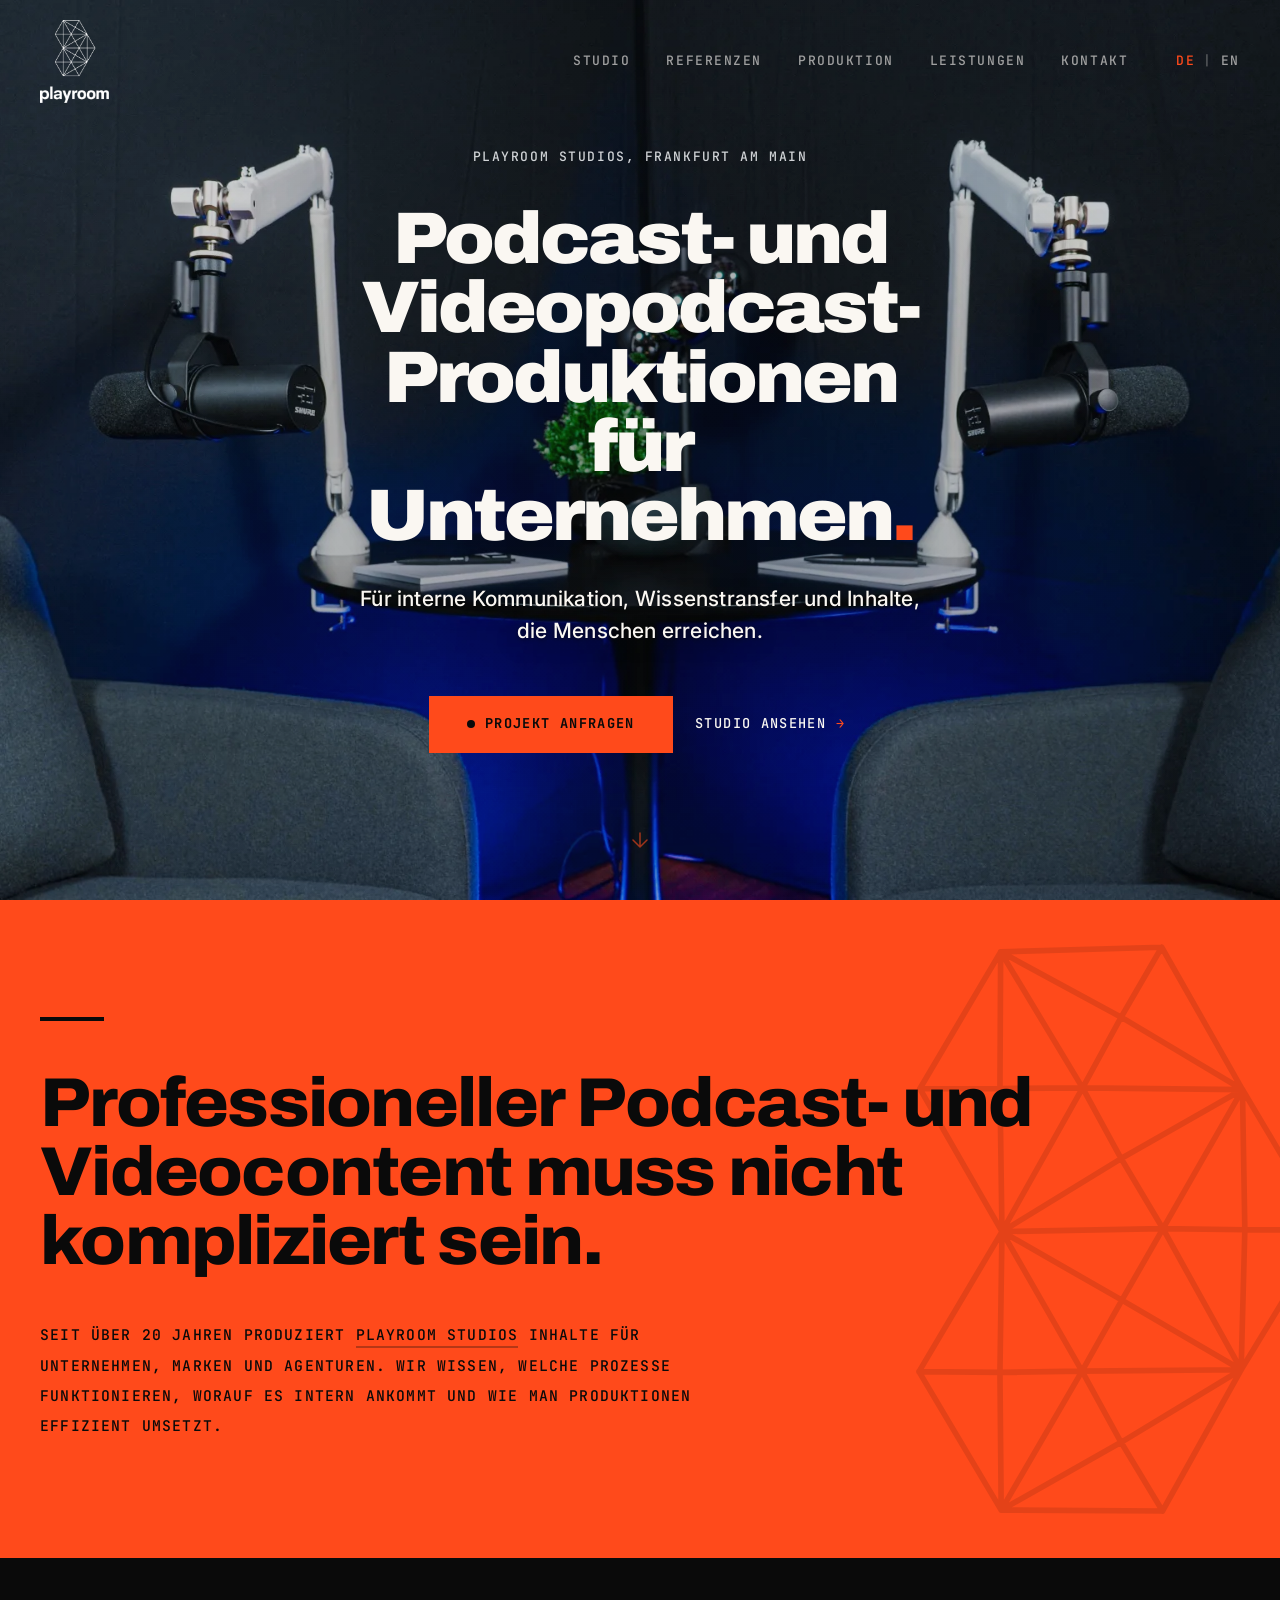
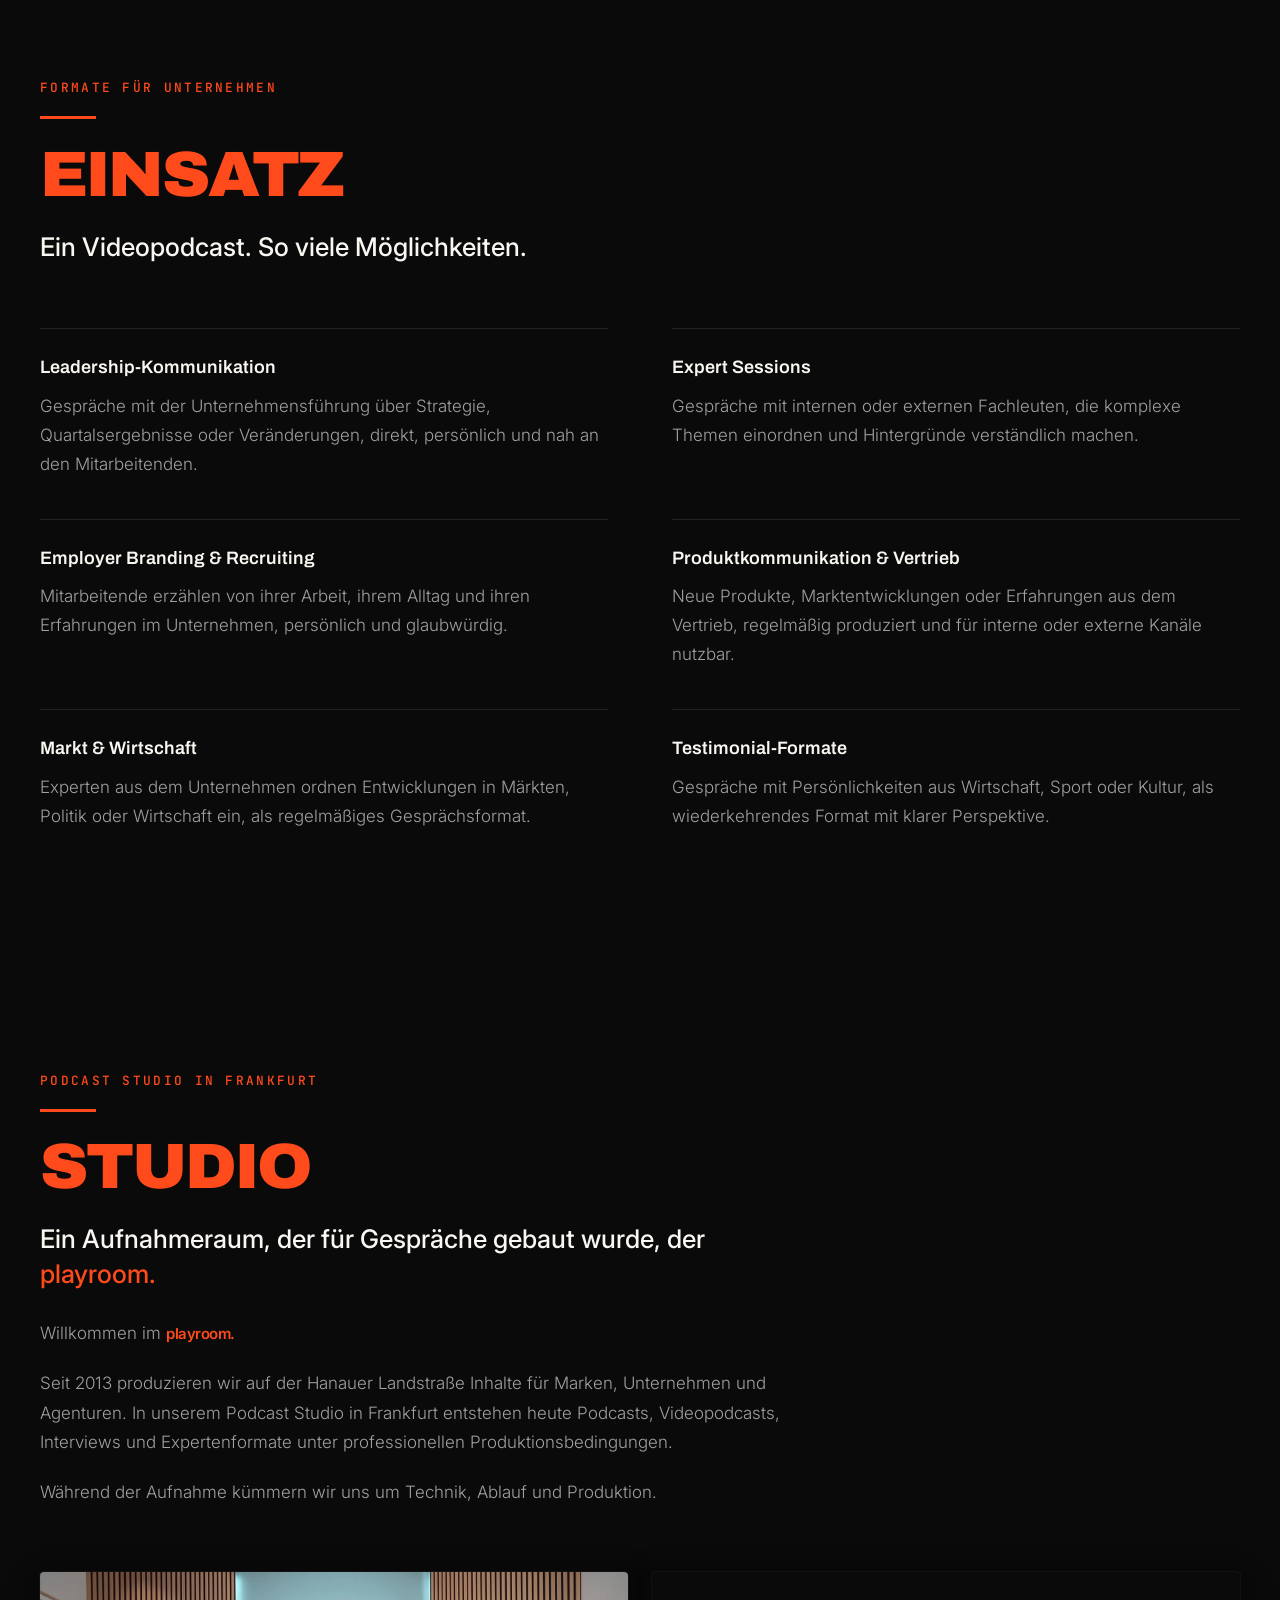
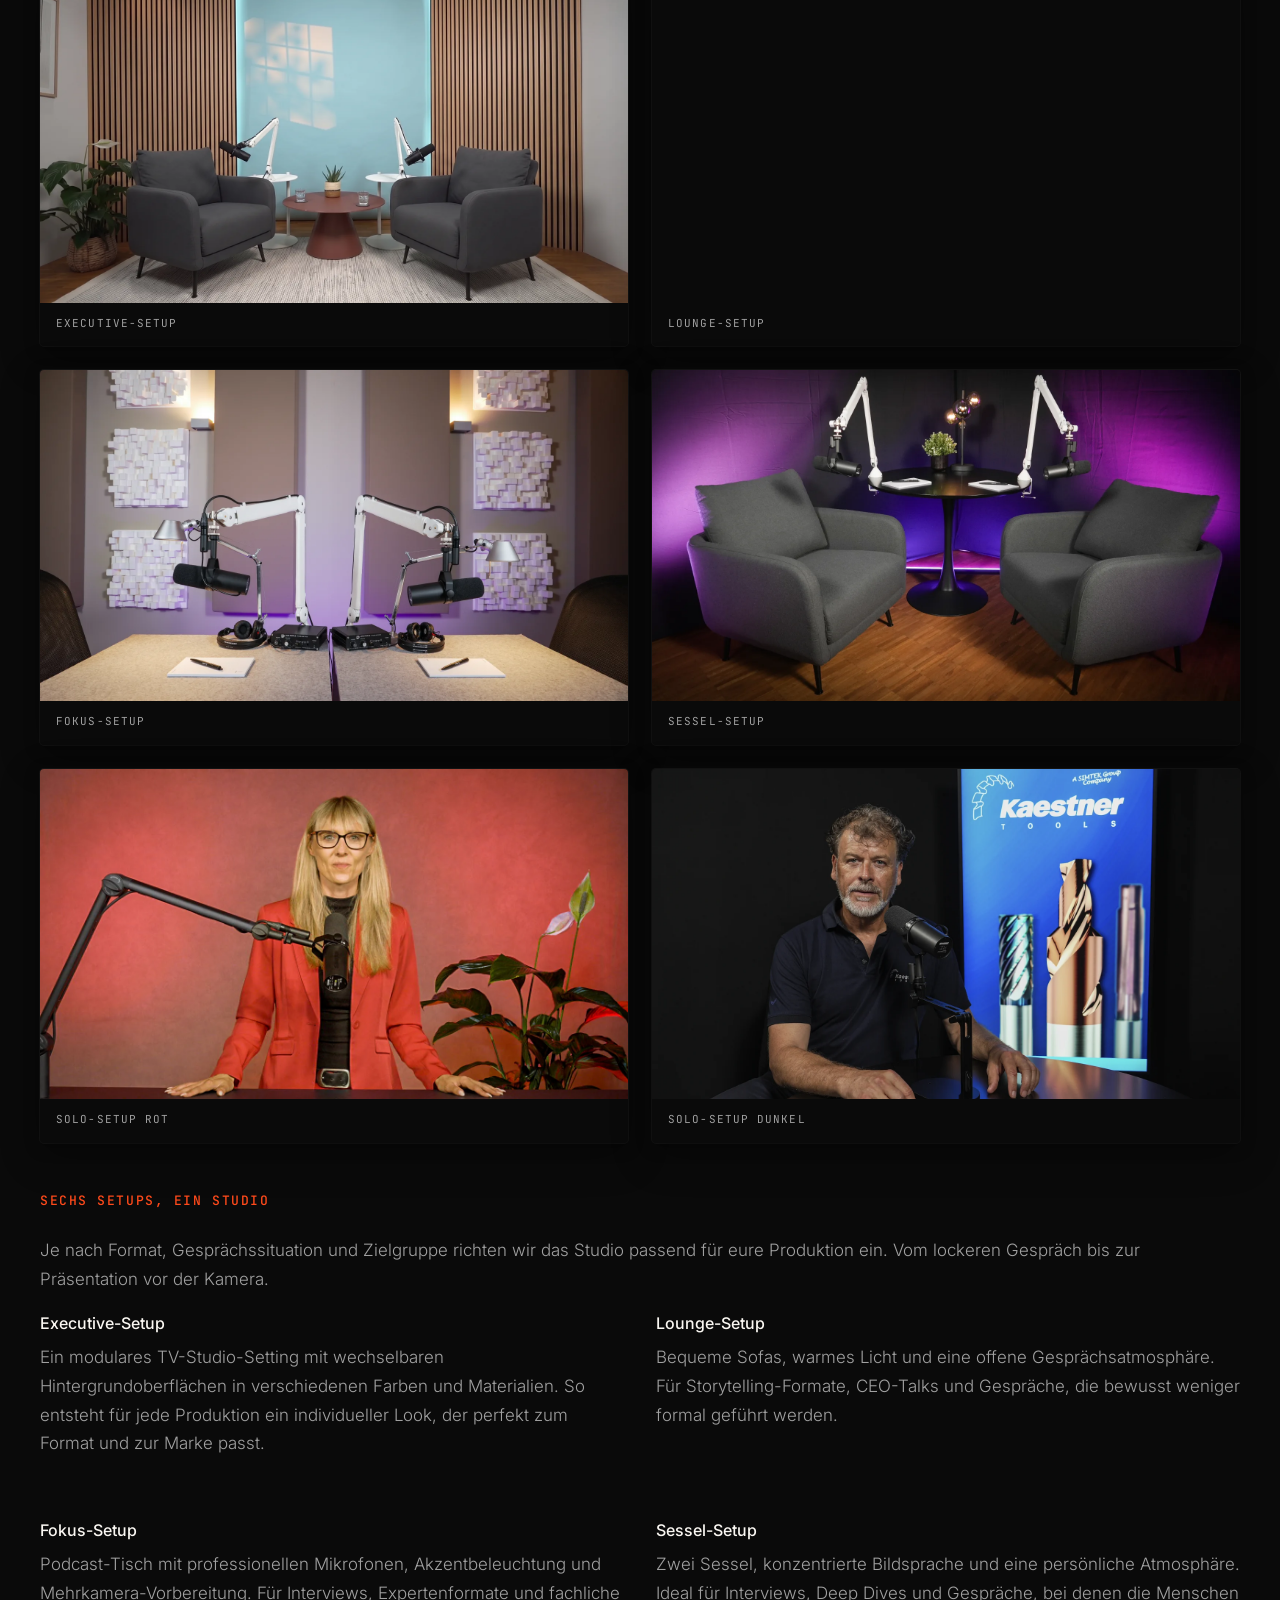
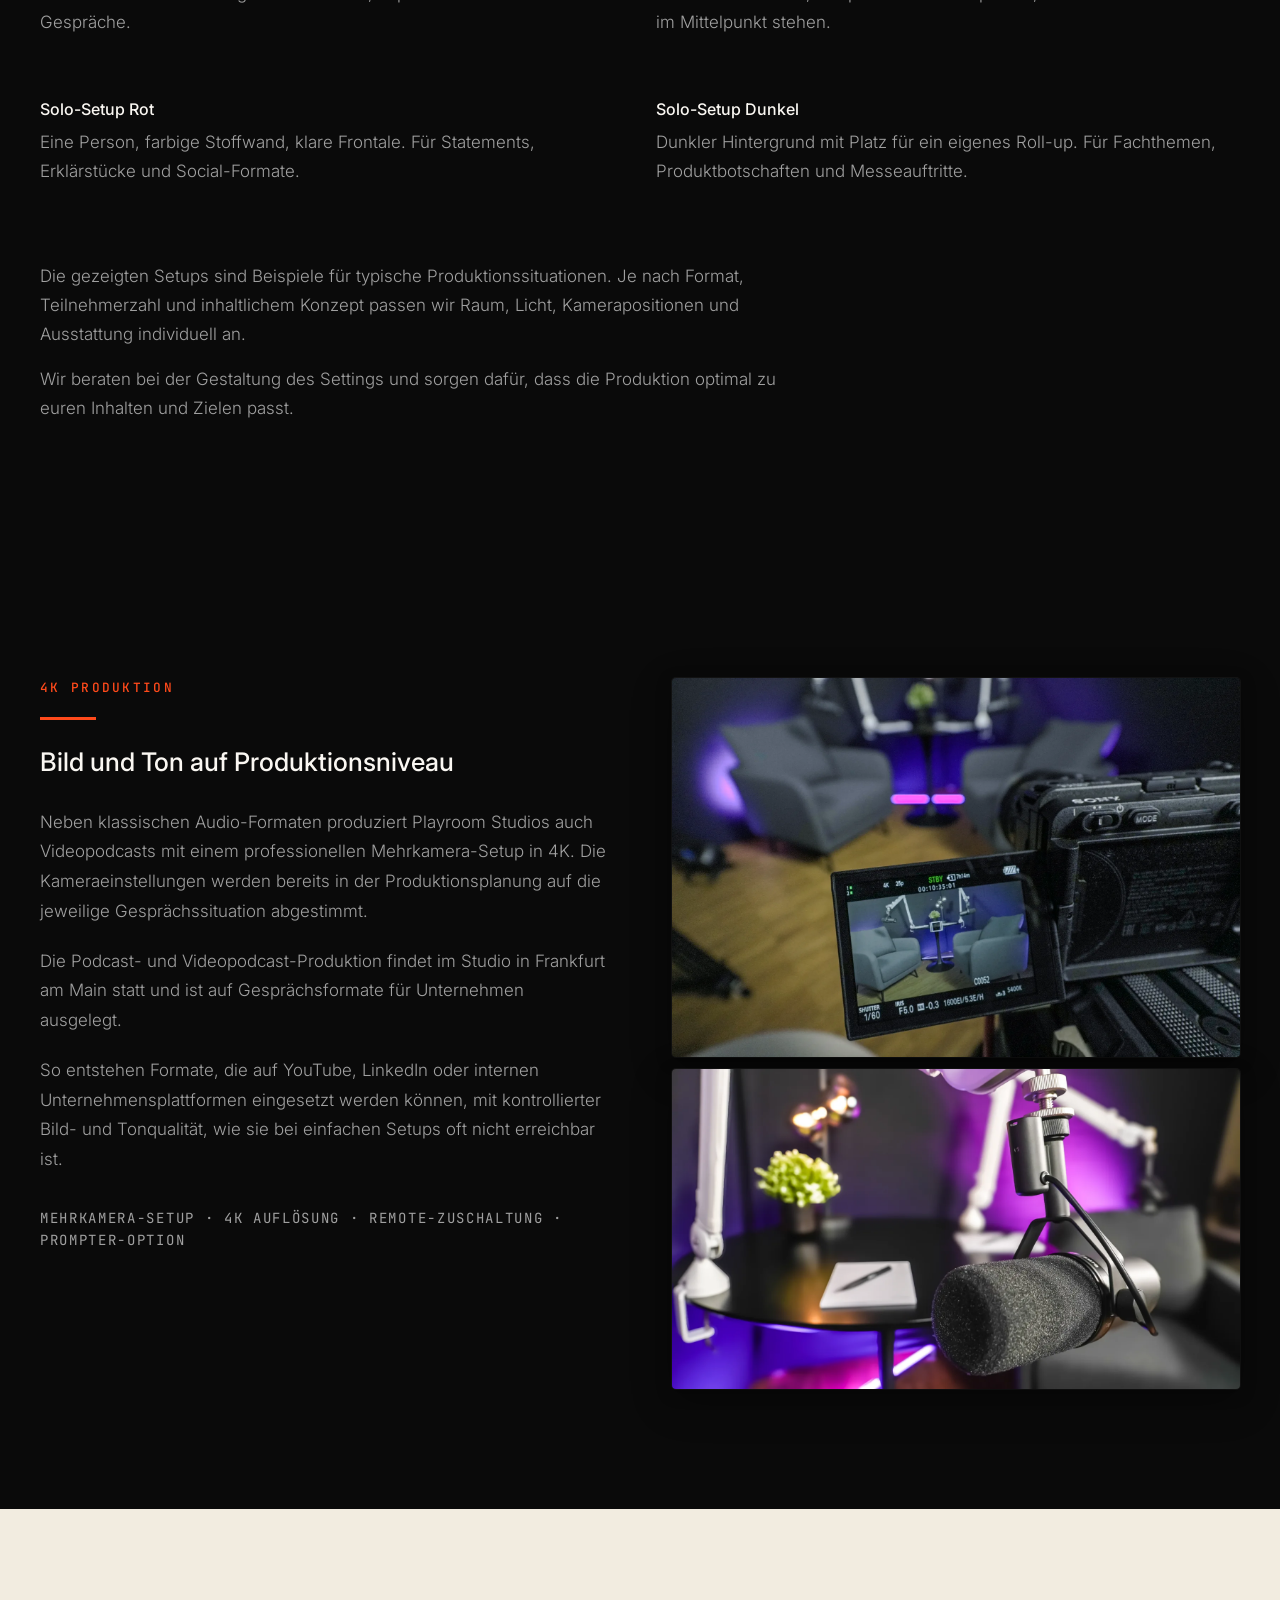
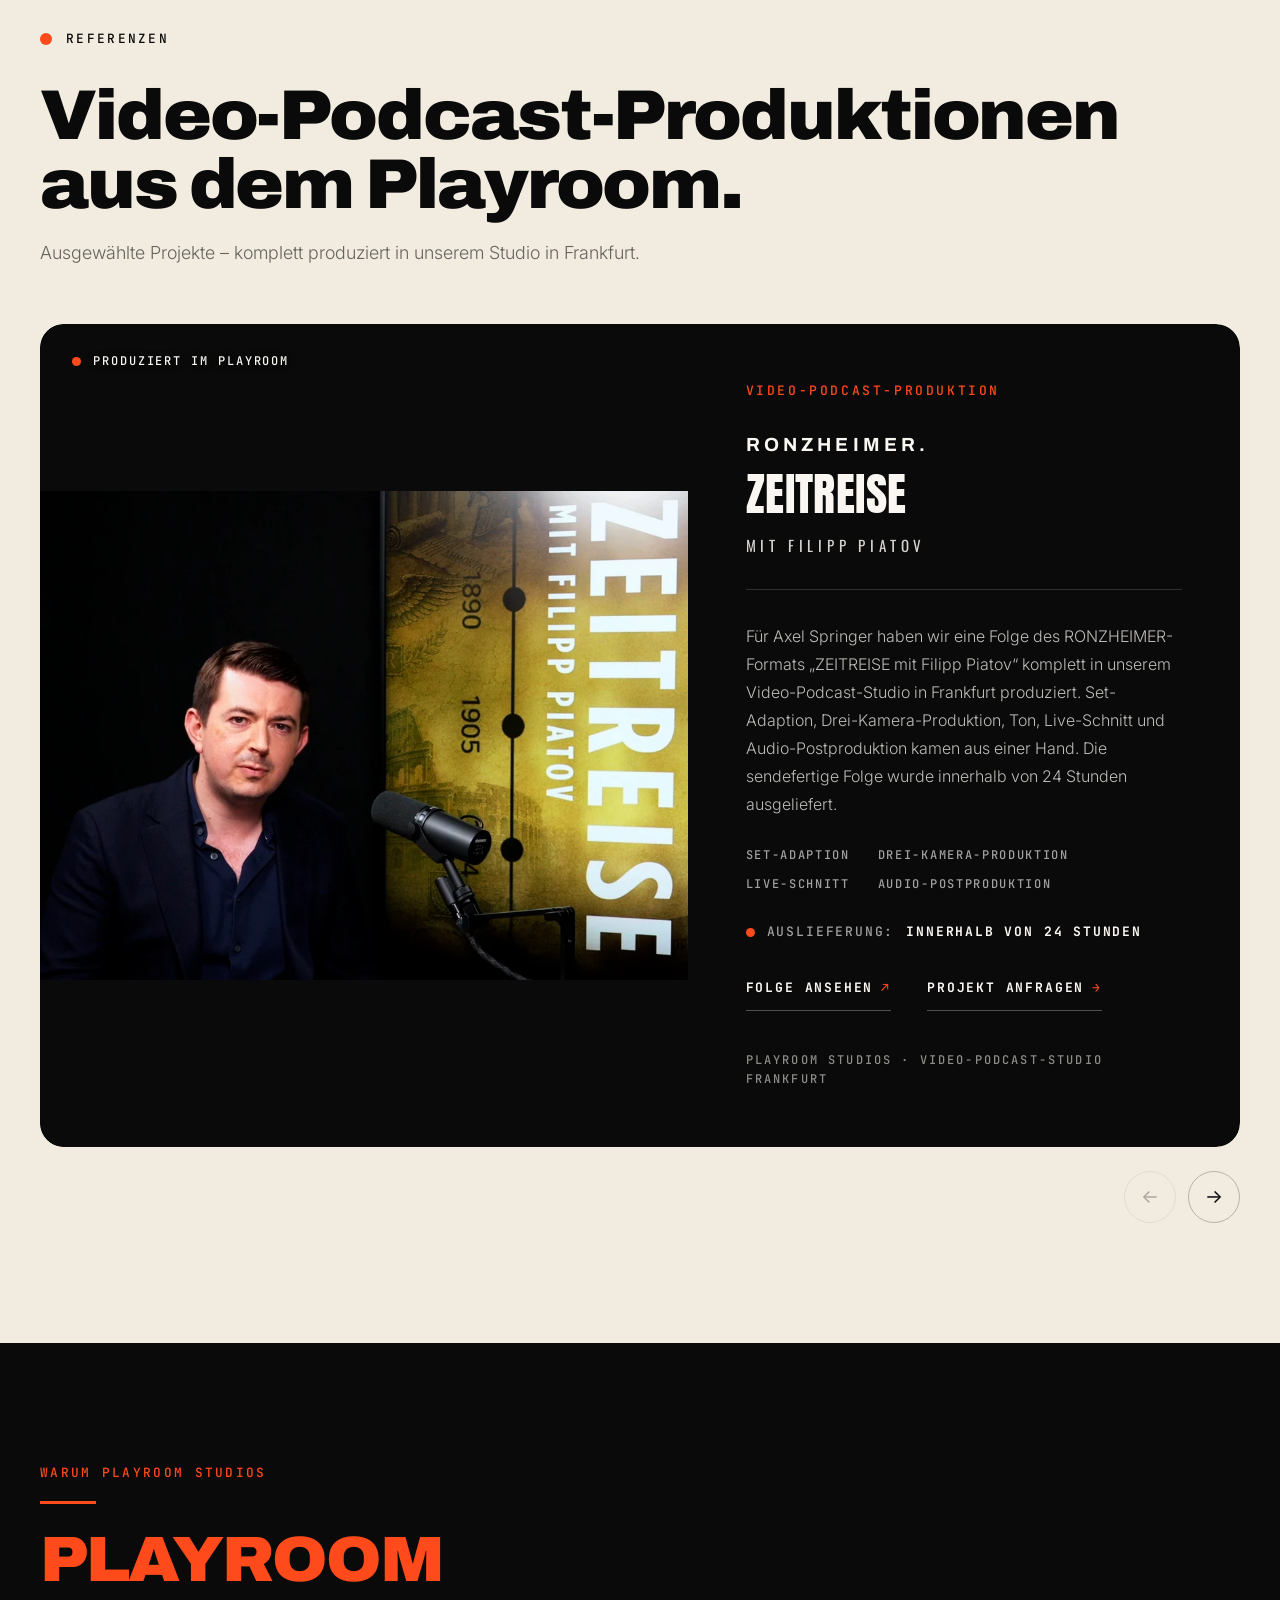
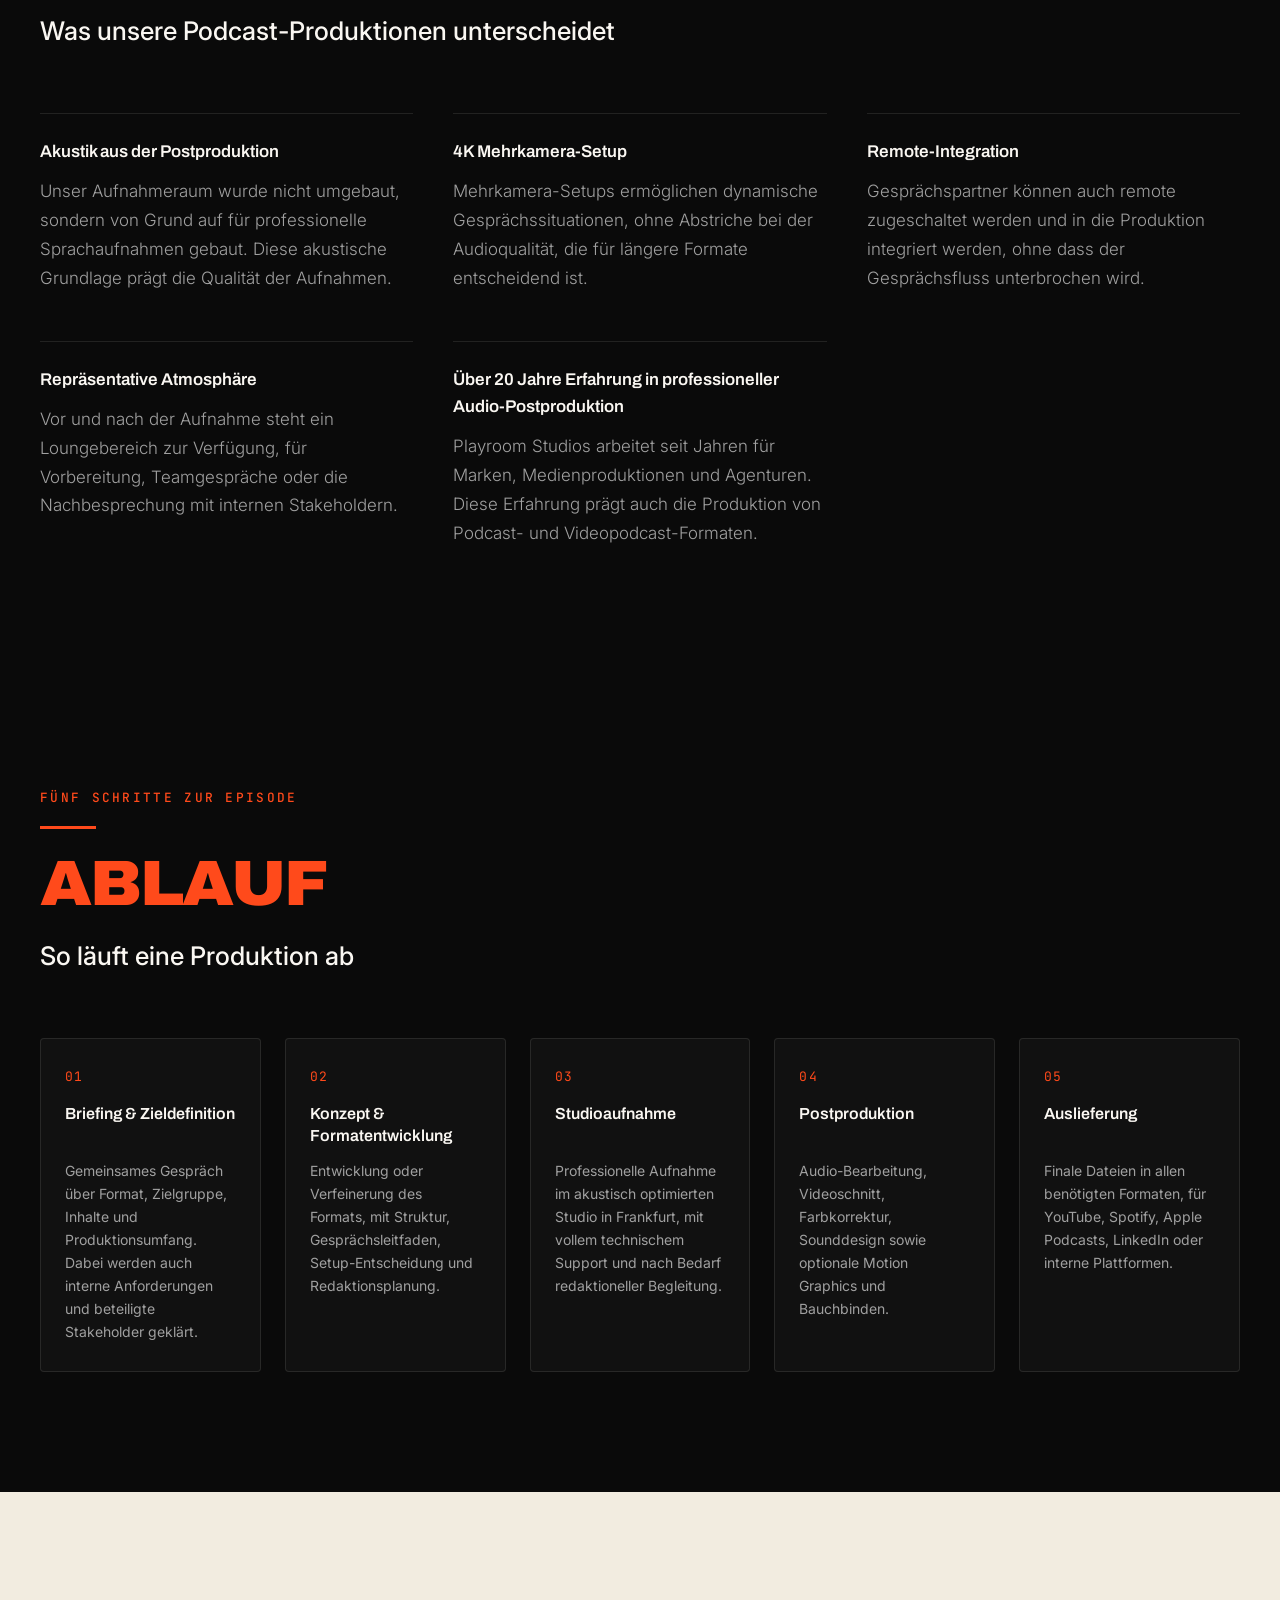
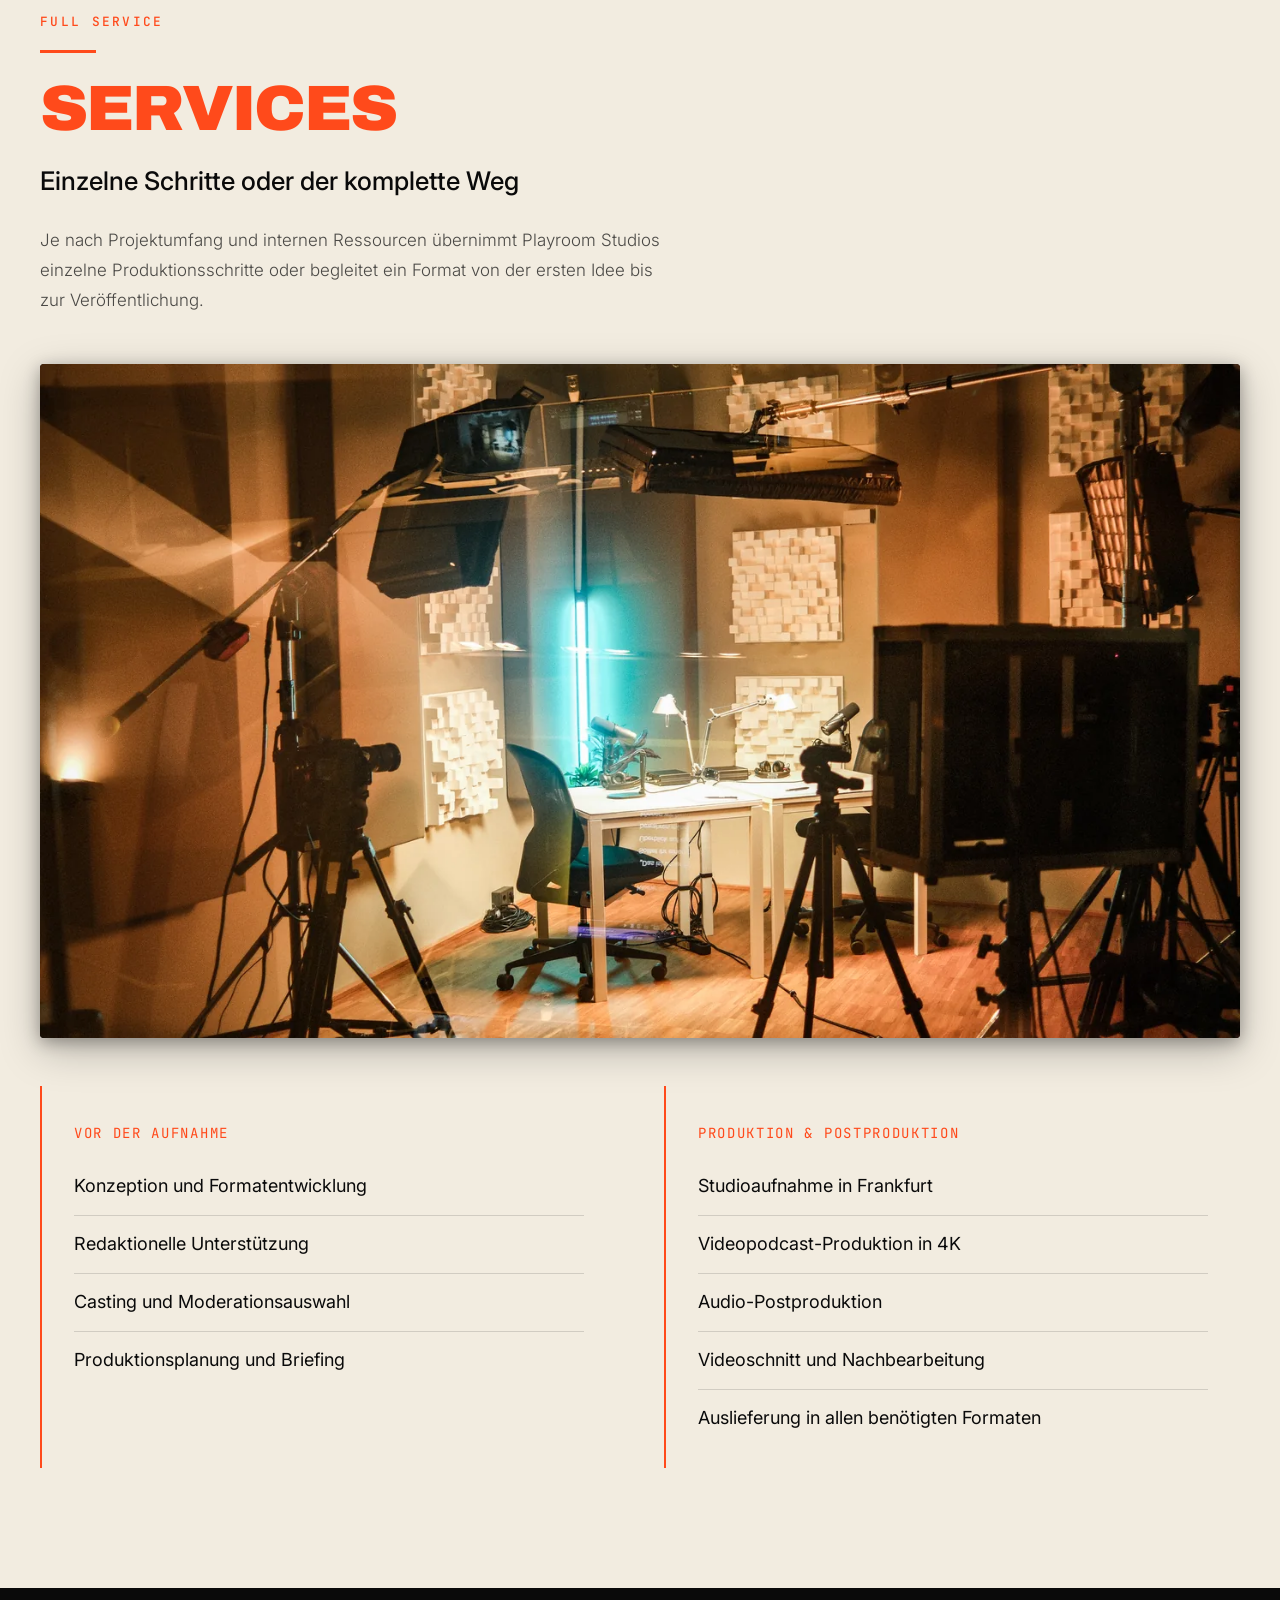
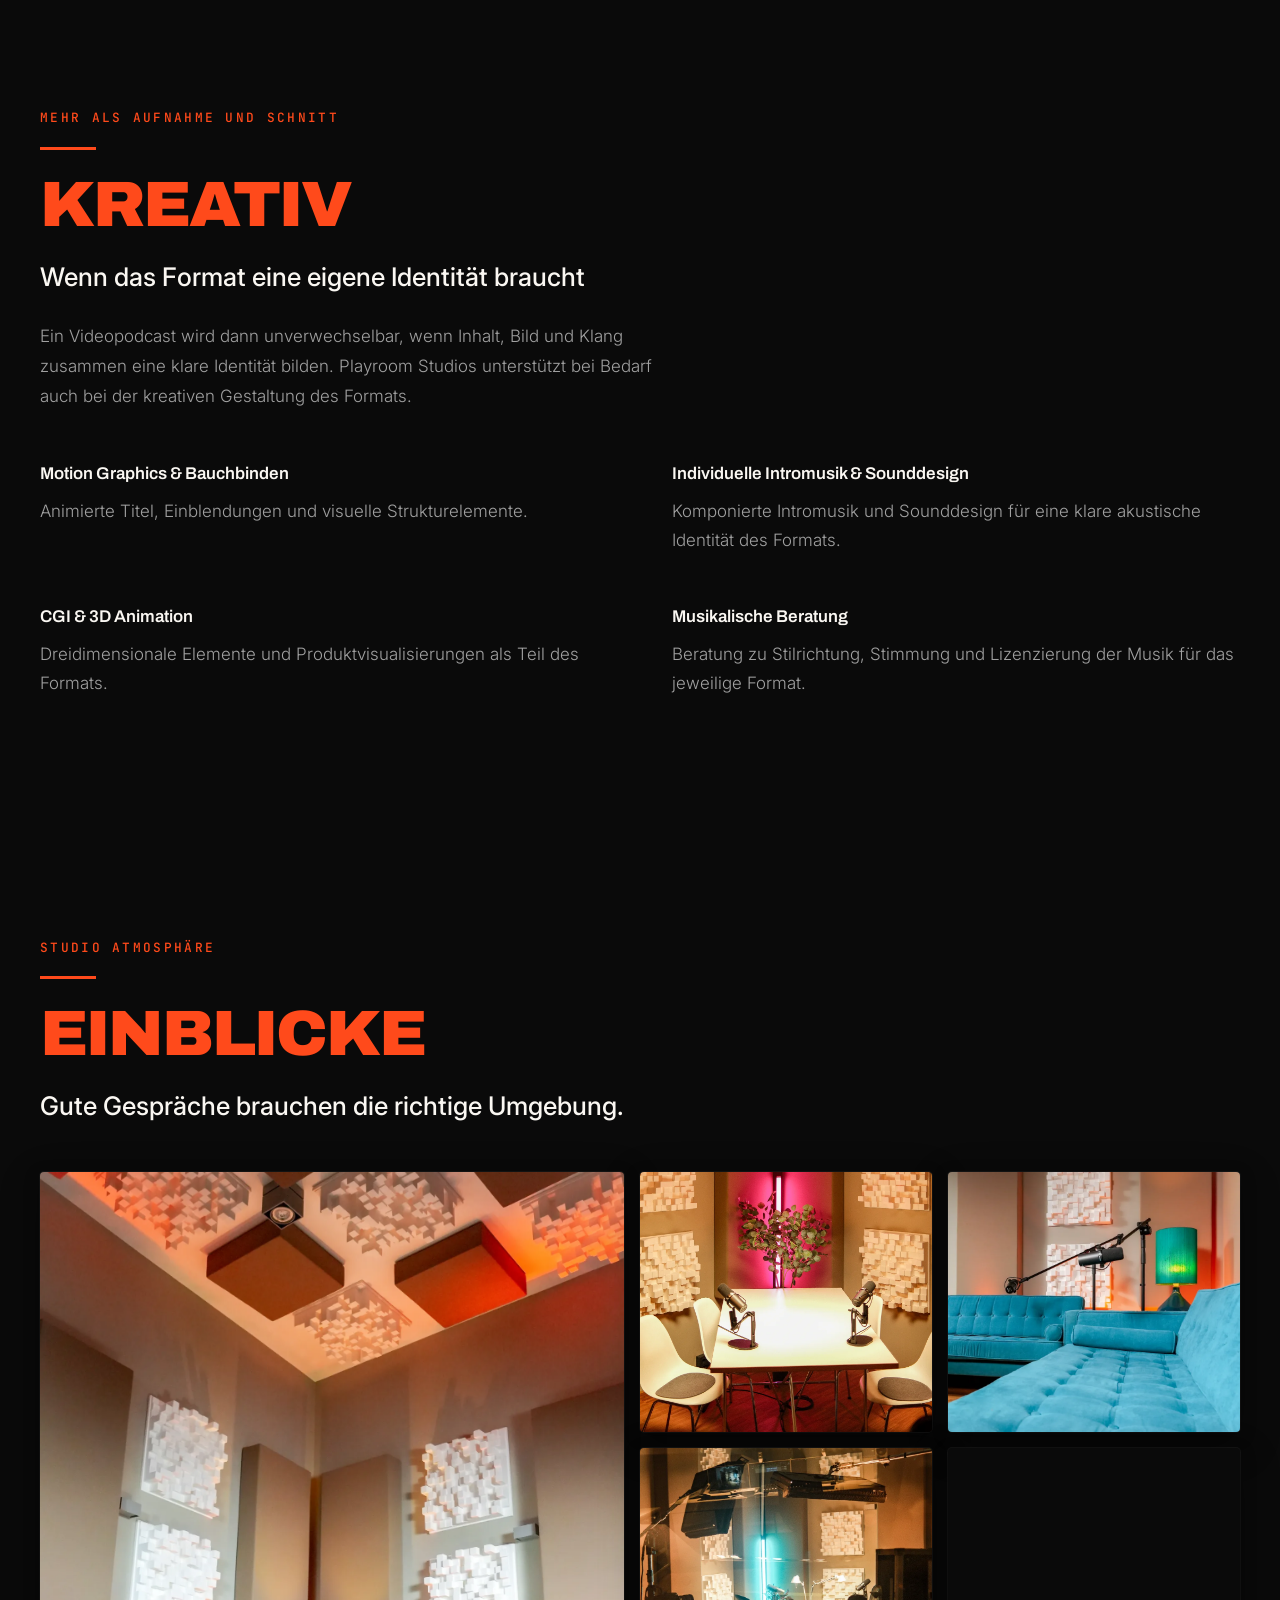
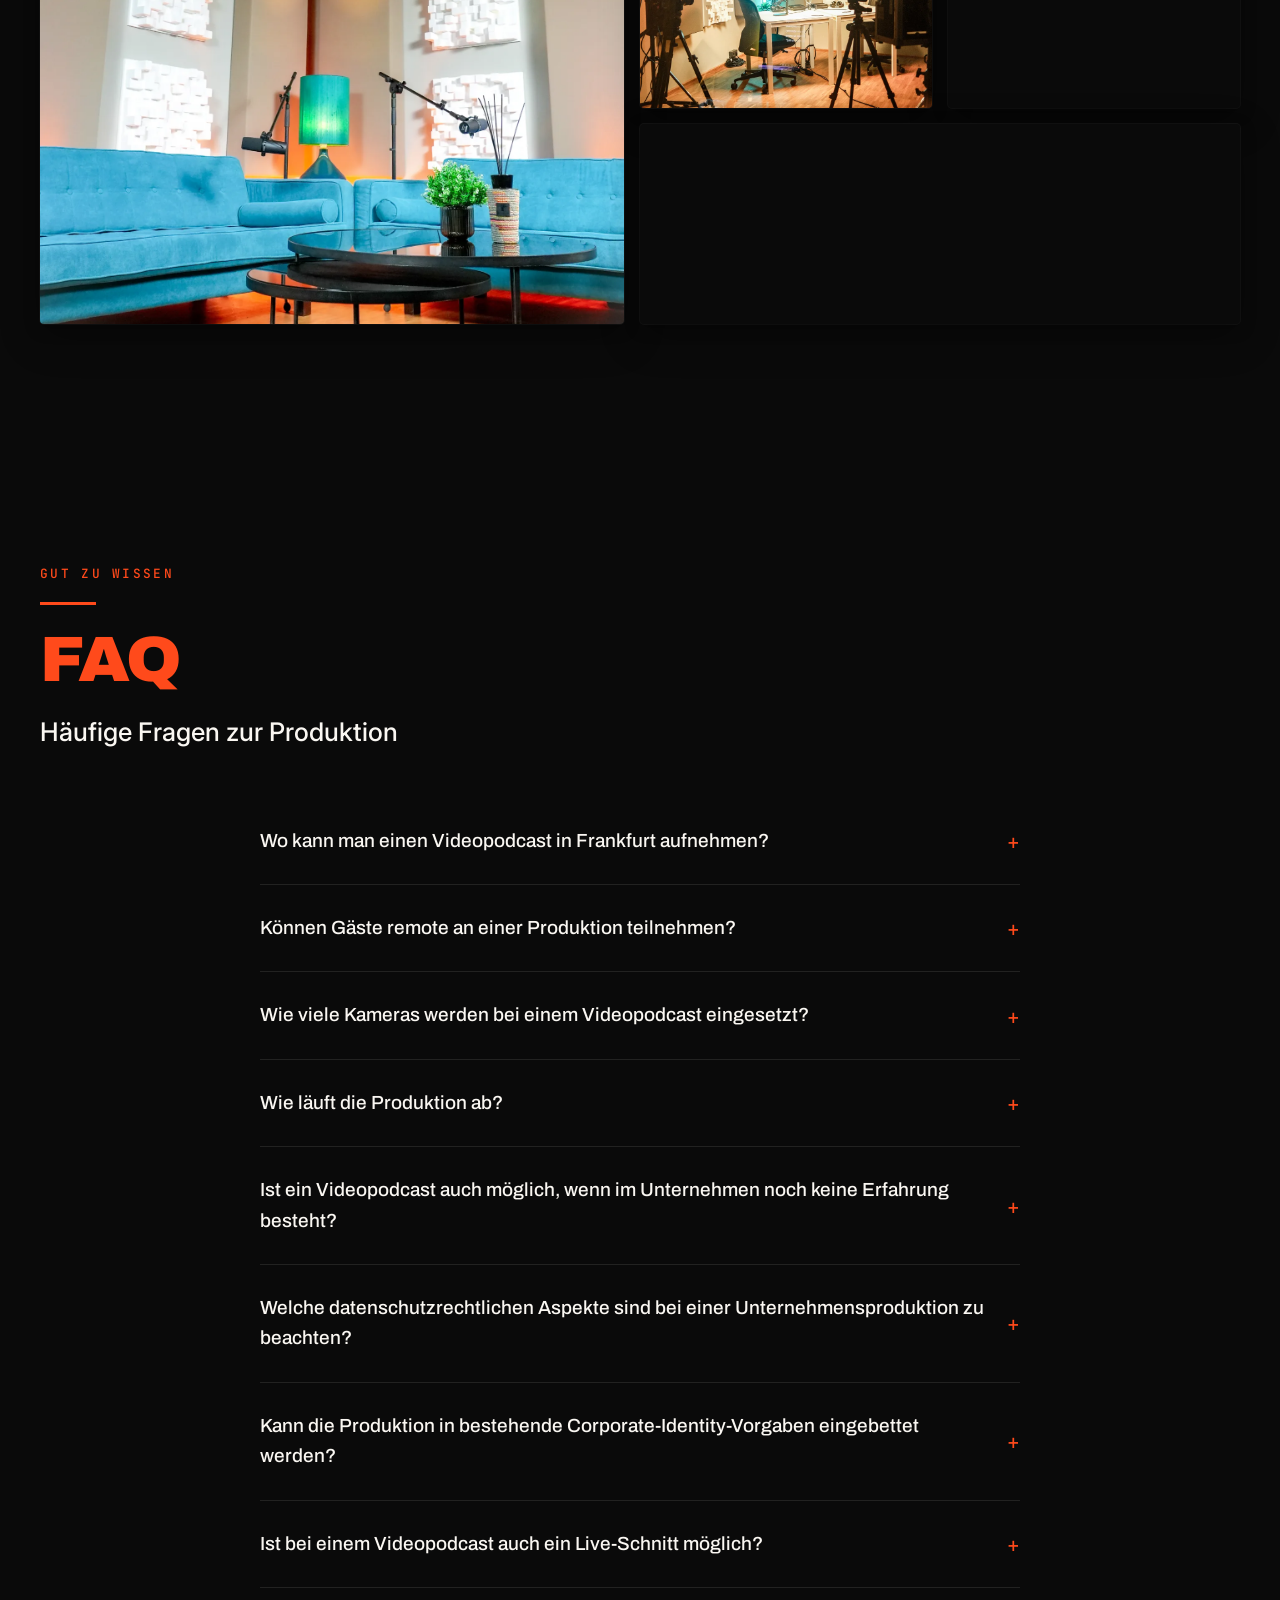
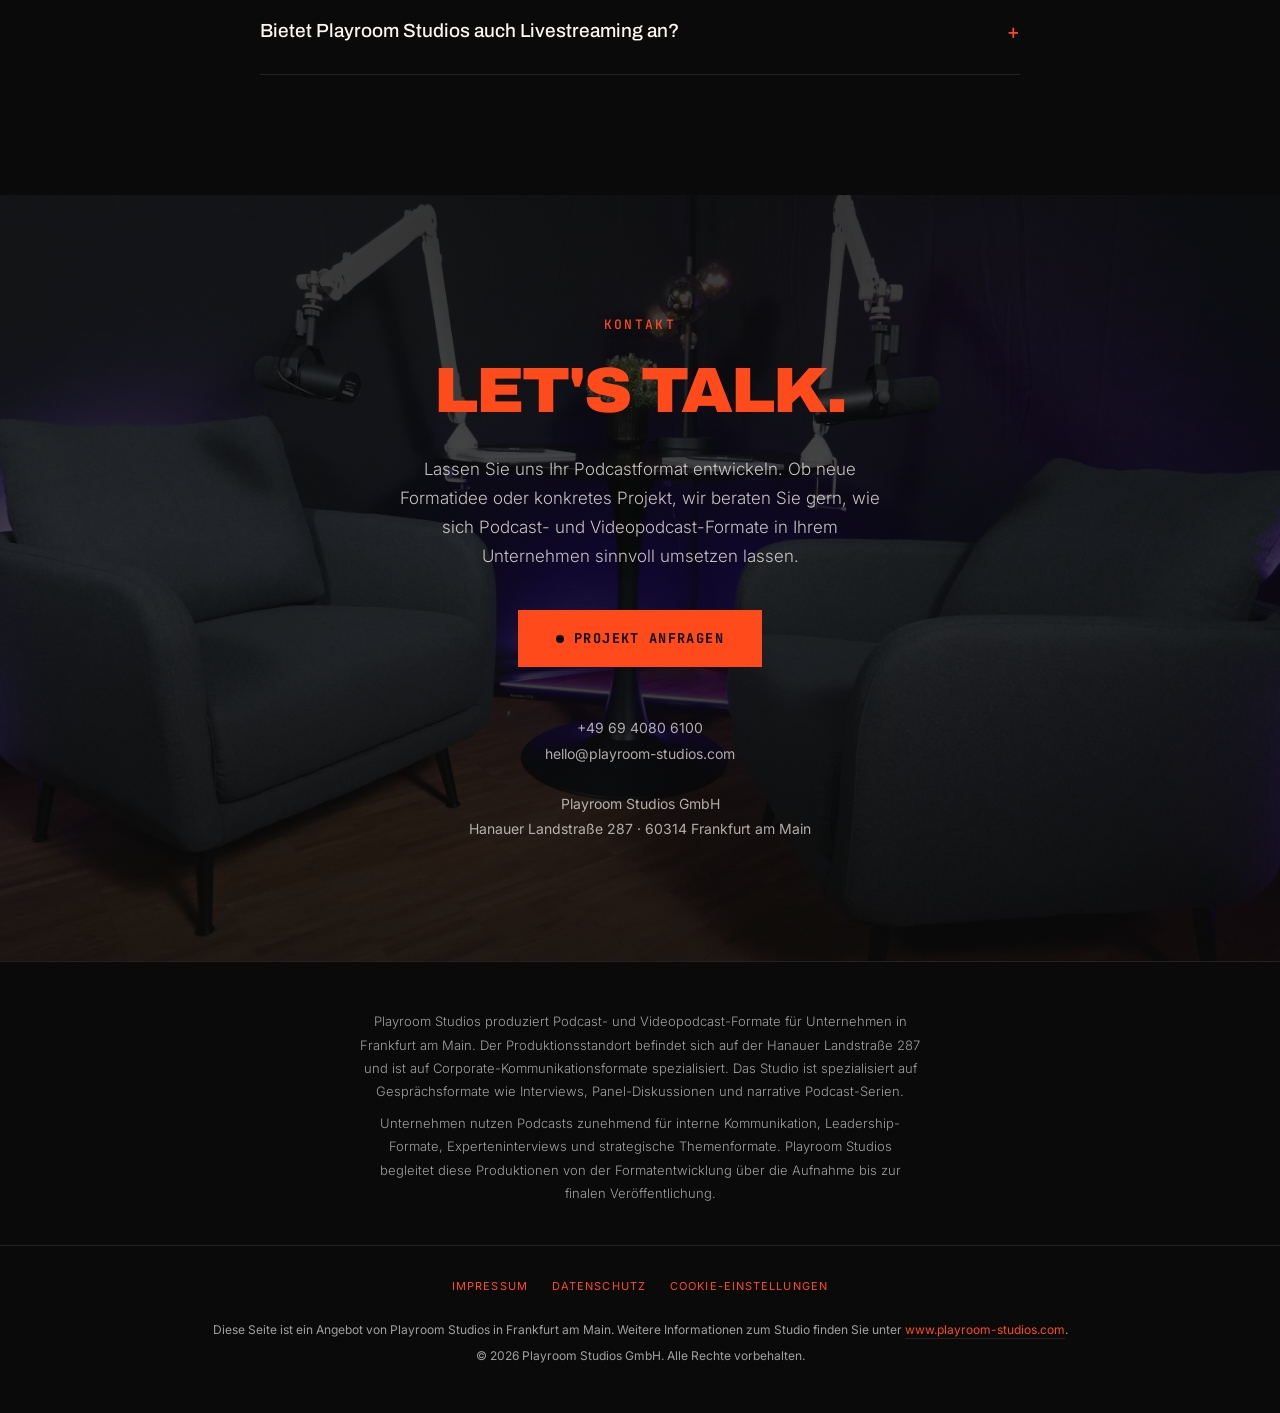
<file: index.html>
<!DOCTYPE html>
<html lang="de">
<head>
<!-- Cookiebot Consent Management — muss als erstes Script im <head> stehen,
     blockiert mit data-blockingmode="auto" alle Tracking-Scripts bis zur Einwilligung -->
<script id="Cookiebot" src="https://consent.cookiebot.com/uc.js" data-cbid="e46cadb5-6147-4a7b-a9a9-8a6dc37aac74" data-blockingmode="auto" type="text/javascript"></script>
<!-- Google tag (gtag.js) -->
<script async src="https://www.googletagmanager.com/gtag/js?id=G-3JSRS7L4B8"></script>
<script>
  window.dataLayer = window.dataLayer || [];
  function gtag(){dataLayer.push(arguments);}
  gtag('js', new Date());
  gtag('config', 'G-3JSRS7L4B8');
</script>
<meta charset="UTF-8">
<meta name="viewport" content="width=device-width, initial-scale=1.0">
<title>Podcast Studio Frankfurt – Podcast & Videopodcast Produktion | Playroom Studios</title>
<meta name="description" content="Playroom Studios produziert professionelle Podcast- und Videopodcast-Formate für Unternehmen in Frankfurt am Main. Akustisch optimiertes Studio, 4K Mehrkamera-Setup, Full Service von der Konzeption bis zur Auslieferung.">
<meta property="og:title" content="Podcast und Videopodcast Produktion Frankfurt | Playroom Studios">
<meta property="og:description" content="Professionelle Podcast- und Videopodcast-Produktion für Marken, Unternehmen und Agenturen. Studio in Frankfurt am Main.">
<meta property="og:image" content="https://www.podcast-frankfurt.net/docs/og-image-1200.jpg">
<meta property="og:image:width" content="1200">
<meta property="og:image:height" content="675">
<meta property="og:type" content="website">
<meta property="og:url" content="https://www.podcast-frankfurt.net/">
<meta name="twitter:card" content="summary_large_image">
<meta name="twitter:image" content="https://www.podcast-frankfurt.net/docs/og-image-1200.jpg">
<meta name="robots" content="index, follow">
<link rel="canonical" href="https://www.podcast-frankfurt.net/">
<link rel="alternate" hreflang="de" href="https://www.podcast-frankfurt.net/" />
<link rel="alternate" hreflang="en" href="https://www.podcast-frankfurt.net/en/" />
<link rel="alternate" hreflang="x-default" href="https://www.podcast-frankfurt.net/" />

<!-- Favicons -->
<link rel="icon" type="image/x-icon" href="/favicon.ico">
<link rel="icon" type="image/png" sizes="48x48" href="/favicon-48.png">
<link rel="icon" type="image/png" sizes="96x96" href="/favicon-96.png">
<link rel="icon" type="image/png" sizes="192x192" href="/favicon-192.png">
<link rel="apple-touch-icon" sizes="180x180" href="/apple-touch-icon.png">

<!-- Fonts -->
<link rel="preconnect" href="https://fonts.googleapis.com">
<link rel="preconnect" href="https://fonts.gstatic.com" crossorigin>
<link href="https://fonts.googleapis.com/css2?family=Anton&family=Archivo:wdth,wght@62..125,100..900&family=Inter:wght@300;400;500;600;700;800;900&family=JetBrains+Mono:wght@400;500;600;700&family=Oswald:wght@400..600&display=swap" rel="stylesheet">

<!-- Styles -->
<link rel="stylesheet" href="style.css?v=61">

<!-- Anfrage-Bot Styles -->
<link rel="stylesheet" href="https://bot.podcast-frankfurt.net/widget.css">

<!-- Scroll to top on reload -->
<script>
if ('scrollRestoration' in history) history.scrollRestoration = 'manual';
window.scrollTo(0, 0);
</script>

<!-- Schema.org ProfessionalService -->
<script type="application/ld+json">
{
  "@context": "https://schema.org",
  "@type": "ProfessionalService",
  "@id": "https://www.podcast-frankfurt.net/#studio",
  "name": "Playroom Studios – Podcast & Videopodcast Produktion Frankfurt",
  "inLanguage": "de",
  "image": "https://www.podcast-frankfurt.net/docs/og-image-1200.jpg",
  "url": "https://www.podcast-frankfurt.net/",
  "telephone": "+496940806100",
  "priceRange": "€€€",
  "address": {
    "@type": "PostalAddress",
    "streetAddress": "Hanauer Landstraße 287",
    "postalCode": "60314",
    "addressLocality": "Frankfurt am Main",
    "addressRegion": "Hessen",
    "addressCountry": "DE"
  },
  "geo": {
    "@type": "GeoCoordinates",
    "latitude": "50.11704478321007",
    "longitude": "8.72483359831442"
  },
  "areaServed": { "@type": "City", "name": "Frankfurt am Main" },
  "parentOrganization": {
    "@type": "Organization",
    "name": "Playroom Studios GmbH",
    "url": "https://playroom-studios.com",
    "foundingDate": "2013"
  },
  "sameAs": [
    "https://playroom-studios.com",
    "https://www.instagram.com/playroomstudios",
    "https://www.linkedin.com/company/playroom-studios-gmbh/"
  ]
}
</script>

<!-- Schema.org FAQPage -->
<script type="application/ld+json">
{
  "@context": "https://schema.org",
  "@type": "FAQPage",
  "mainEntity": [
    {
      "@type": "Question",
      "name": "Wo kann man einen Videopodcast in Frankfurt aufnehmen?",
      "acceptedAnswer": {
        "@type": "Answer",
        "text": "Playroom Studios betreibt ein Podcast- und Videopodcast-Studio in Frankfurt am Main auf der Hanauer Landstraße. Die Aufnahmen finden in einem akustisch optimierten Tonstudio statt, das in einer Raum-in-Raum-Konstruktion gebaut wurde. Diese Bauweise entkoppelt den Aufnahmeraum konstruktiv von der Umgebung und schafft stabile Bedingungen für professionelle Sprachaufnahmen. Neben der Audioaufnahme steht ein Mehrkamera-Setup für Videopodcasts zur Verfügung, sodass Gespräche gleichzeitig als Video- und Audioformat produziert werden können. Der Standort auf der Hanauer Landstraße ist sowohl mit öffentlichen Verkehrsmitteln als auch mit dem Auto gut erreichbar."
      }
    },
    {
      "@type": "Question",
      "name": "Können Gäste remote an einer Produktion teilnehmen?",
      "acceptedAnswer": {
        "@type": "Answer",
        "text": "Ja. Gesprächspartner können remote zugeschaltet werden und an einer Aufnahme teilnehmen, auch wenn sie nicht vor Ort sind. Bild und Ton werden dabei so in die Produktion integriert, dass das Gespräch für die Teilnehmenden möglichst nahtlos geführt werden kann."
      }
    },
    {
      "@type": "Question",
      "name": "Wie viele Kameras werden bei einem Videopodcast eingesetzt?",
      "acceptedAnswer": {
        "@type": "Answer",
        "text": "Die Anzahl der Kameras hängt vom jeweiligen Gesprächsformat und von der Anzahl der Teilnehmenden ab. Für typische Gesprächssituationen mit zwei bis vier Personen wird in der Regel ein Mehrkamera-Setup eingesetzt. Dabei erhält jede Person eine eigene Kameraeinstellung, zusätzlich kann eine weitere Kamera für eine Totale oder für Gesprächssituationen verwendet werden. Welche Kameraanzahl und welches Lichtsetting sinnvoll sind, wird in der Regel nach einem kurzen Produktionsbriefing entschieden."
      }
    },
    {
      "@type": "Question",
      "name": "Wie läuft die Produktion ab?",
      "acceptedAnswer": {
        "@type": "Answer",
        "text": "Am Anfang steht in der Regel ein Gespräch über das geplante Format und die inhaltlichen Ziele. Dabei wird geklärt, welche Rolle der Podcast im Unternehmen spielen soll und welche Aufgaben intern übernommen werden. Einige Organisationen bringen bereits ein fertiges Konzept und eine Redaktion mit. In anderen Fällen wird gemeinsam entwickelt, wie Gespräche aufgebaut sein können, wer als Gesprächspartner geeignet ist und ob eine Moderation sinnvoll ist. Auf dieser Grundlage wird die Produktion geplant, einschließlich technischem Setup, Kameraanzahl, Gesprächssituation und Ablauf der Aufnahme."
      }
    },
    {
      "@type": "Question",
      "name": "Ist ein Videopodcast auch möglich, wenn im Unternehmen noch keine Erfahrung besteht?",
      "acceptedAnswer": {
        "@type": "Answer",
        "text": "Ja. Viele Formate entstehen in Unternehmen, die dieses Medium zum ersten Mal nutzen. Am Anfang steht ein Gespräch über Ziele, Inhalte und mögliche Formate. Die Produktion kann dabei an die vorhandenen Ressourcen im Unternehmen angepasst werden, von der Konzeptentwicklung bis zur redaktionellen Begleitung."
      }
    },
    {
      "@type": "Question",
      "name": "Welche datenschutzrechtlichen Aspekte sind bei einer Unternehmensproduktion zu beachten?",
      "acceptedAnswer": {
        "@type": "Answer",
        "text": "Das hängt vom jeweiligen Format ab. Bei internen Formaten mit Mitarbeitenden gelten Zustimmungspflichten und in vielen Fällen Mitbestimmungsrechte des Betriebsrats. Wir besprechen diese Aspekte gerne im Rahmen des Briefings und empfehlen, rechtliche Details intern oder mit einem Datenschutzbeauftragten zu klären."
      }
    },
    {
      "@type": "Question",
      "name": "Kann die Produktion in bestehende Corporate-Identity-Vorgaben eingebettet werden?",
      "acceptedAnswer": {
        "@type": "Answer",
        "text": "Ja. Bauchbinden, Intromusik, Farbschemata und Bildsprache können auf bestehende CI-Richtlinien abgestimmt werden. Wenn entsprechende Vorgaben vorhanden sind, werden diese in Gestaltung und Postproduktion berücksichtigt."
      }
    },
    {
      "@type": "Question",
      "name": "Ist bei einem Videopodcast auch ein Live-Schnitt möglich?",
      "acceptedAnswer": {
        "@type": "Answer",
        "text": "Ja. Auf Wunsch schneiden wir bereits während der Aufnahme live zwischen den verschiedenen Kameraperspektiven. Gleichzeitig werden die einzelnen Kamerasignale separat aufgezeichnet, sodass im Anschluss weiterhin Korrekturen und Anpassungen möglich sind. Je nach Format lässt sich die Postproduktion dadurch deutlich verkürzen und die fertige Episode schneller ausliefern."
      }
    },
    {
      "@type": "Question",
      "name": "Bietet Playroom Studios auch Livestreaming an?",
      "acceptedAnswer": {
        "@type": "Answer",
        "text": "Ja. Podcast-, Interview- und Präsentationsformate können direkt aus unserem Studio live übertragen werden. Als Plattformen kommen beispielsweise YouTube, LinkedIn, Vimeo oder Riverside infrage. Welche technische Umsetzung für das jeweilige Format sinnvoll ist, klären wir vorab gemeinsam im Produktionsbriefing."
      }
    }
  ]
}
</script>

<!-- Schema.org Organization -->
<script type="application/ld+json">
{
  "@context": "https://schema.org",
  "@type": "Organization",
  "name": "Playroom Studios GmbH",
  "url": "https://playroom-studios.com",
  "logo": "https://www.podcast-frankfurt.net/docs/optimized/logo_playroom_white-212.webp",
  "sameAs": [
    "https://playroom-studios.com",
    "https://www.instagram.com/playroomstudios",
    "https://www.linkedin.com/company/playroom-studios-gmbh/"
  ]
}
</script>
</head>
<body>

<!-- Custom Cursor: Play-Dreieck (nur Desktop/Maus, siehe style.css + script.js) -->
<div id="prCursor" class="pr-cursor" aria-hidden="true"><span class="pr-cursor__ring"></span></div>

<!-- ═══ NAVIGATION ═══ -->
<nav class="nav" role="navigation" aria-label="Hauptnavigation">
  <a href="https://playroom-studios.com" target="_blank" rel="noopener" class="nav-logo" aria-label="Playroom Studios – Webseite">
    <img src="docs/optimized/logo_playroom_white-212.webp" alt="Playroom Studios Logo" width="212" height="254" decoding="async">
  </a>
  <div class="nav-links nav-links--desktop">
    <a href="#start" class="nav-top-link" aria-label="Nach oben scrollen">
      <svg width="16" height="16" viewBox="0 0 24 24" fill="none" stroke="currentColor" stroke-width="2" stroke-linecap="round" stroke-linejoin="round"><path d="M12 19V5M5 12l7-7 7 7"/></svg>
    </a>
    <a href="#studio">Studio</a>
    <a href="#referenzen">Referenzen</a>
    <a href="#produktion">Produktion</a>
    <a href="#leistungen">Leistungen</a>
    <a href="#kontakt">Kontakt</a>
    <div class="lang-switch" aria-label="Sprache">
      <span class="lang-switch-active" aria-current="true">DE</span>
      <span class="lang-switch-sep" aria-hidden="true">|</span>
      <a href="/en/" lang="en">EN</a>
    </div>
  </div>
  <button class="nav-hamburger" aria-label="Menü öffnen" aria-expanded="false">
    <span></span>
    <span></span>
    <span></span>
  </button>
</nav>

<!-- Mobile Menu Overlay (outside nav for iOS compatibility) -->
<div class="mobile-menu-overlay" id="mobileMenu">
  <a href="#studio">Studio</a>
  <a href="#referenzen">Referenzen</a>
  <a href="#produktion">Produktion</a>
  <a href="#leistungen">Leistungen</a>
  <a href="#kontakt">Kontakt</a>
  <div class="lang-switch lang-switch--mobile" aria-label="Sprache">
    <span class="lang-switch-active" aria-current="true">DE</span>
    <span class="lang-switch-sep" aria-hidden="true">|</span>
    <a href="/en/" lang="en">EN</a>
  </div>
</div>
<!-- ═══ 1. HERO ═══ -->
<section class="hero" id="start">
  <div class="hero-bg">
    <picture>
      <source media="(max-width: 768px)" srcset="docs/optimized/hero-mobile-1.webp" width="1080" height="1936">
      <img src="docs/optimized/hero-desktop-129.webp" srcset="docs/optimized/hero-desktop-129.webp 1920w" sizes="100vw" alt="Videopodcast-Studio von Playroom Studios Frankfurt mit professionellem Lichtsetup" width="1920" height="1080" fetchpriority="high">
    </picture>
    <!-- Zweite Ebene der Mobile-Blende. Das media-Gate der <source> greift nur bis
         768px, auf Desktop bleibt der 1x1-Data-URI und es entsteht kein Request. -->
    <picture class="hero-slide hero-slide-2">
      <source media="(max-width: 768px)" srcset="docs/optimized/hero-mobile-2.webp" width="1080" height="1936">
      <img src="[data-uri]" width="1080" height="1936" loading="eager" decoding="async" alt="" aria-hidden="true">
    </picture>
  </div>
  <div class="hero-overlay"></div>
  <div class="hero-content">
    <div class="hero-label">Playroom Studios, Frankfurt am Main</div>
    <h1>Podcast- und Videopodcast-Produktionen f&uuml;r Unternehmen<span class="accent-dot">.</span></h1>
    <h2 class="hero-h2">F&uuml;r interne Kommunikation, Wissenstransfer und Inhalte, die Menschen erreichen.</h2>
    <div class="hero-ctas">
      <a href="#" class="btn-primary open-contact-form">Projekt anfragen</a>
      <a href="#studio" class="btn-secondary">Studio ansehen</a>
    </div>
  </div>
  <div class="scroll-indicator" aria-hidden="true">
    <svg viewBox="0 0 24 24" fill="none" stroke="currentColor" stroke-width="1.5" stroke-linecap="round" stroke-linejoin="round">
      <path d="M12 5v14M5 12l7 7 7-7"/>
    </svg>
  </div>
</section>

<!-- ═══ STATEMENT ═══ -->
<section class="section statement-section">
  <div class="container">
    <p class="statement-text reveal-element">Professioneller Podcast- und Videocontent muss nicht kompliziert sein.</p>
    <p class="statement-text reveal-element">Seit &uuml;ber 20 Jahren produziert <a href="https://playroom-studios.com" target="_blank" rel="noopener">Playroom Studios</a> Inhalte f&uuml;r Unternehmen, Marken und Agenturen. Wir wissen, welche Prozesse funktionieren, worauf es intern ankommt und wie man Produktionen effizient umsetzt.</p>
  </div>
</section>

<!-- ═══ 3. EINSATZBEREICHE ═══ -->
<section class="section section--alt" id="einsatz">
  <div class="container">
    <div class="reveal-element">
      <div class="section-kicker">Formate f&uuml;r Unternehmen</div>
      <div class="section-title" aria-hidden="true">Einsatz</div>
      <h2 class="section-heading">Ein Videopodcast. So viele M&ouml;glichkeiten.</h2>
    </div>
    <div class="usecases-grid">
      <div class="usecase-item reveal-element">
        <div class="usecase-title">Leadership-Kommunikation</div>
        <div class="usecase-text">Gespr&auml;che mit der Unternehmensf&uuml;hrung &uuml;ber Strategie, Quartalsergebnisse oder Ver&auml;nderungen, direkt, pers&ouml;nlich und nah an den Mitarbeitenden.</div>
      </div>
      <div class="usecase-item reveal-element">
        <div class="usecase-title">Expert Sessions</div>
        <div class="usecase-text">Gespr&auml;che mit internen oder externen Fachleuten, die komplexe Themen einordnen und Hintergr&uuml;nde verst&auml;ndlich machen.</div>
      </div>
      <div class="usecase-item reveal-element">
        <div class="usecase-title">Employer Branding &amp; Recruiting</div>
        <div class="usecase-text">Mitarbeitende erz&auml;hlen von ihrer Arbeit, ihrem Alltag und ihren Erfahrungen im Unternehmen, pers&ouml;nlich und glaubw&uuml;rdig.</div>
      </div>
      <div class="usecase-item reveal-element">
        <div class="usecase-title">Produktkommunikation &amp; Vertrieb</div>
        <div class="usecase-text">Neue Produkte, Marktentwicklungen oder Erfahrungen aus dem Vertrieb, regelm&auml;&szlig;ig produziert und f&uuml;r interne oder externe Kan&auml;le nutzbar.</div>
      </div>
      <div class="usecase-item reveal-element">
        <div class="usecase-title">Markt &amp; Wirtschaft</div>
        <div class="usecase-text">Experten aus dem Unternehmen ordnen Entwicklungen in M&auml;rkten, Politik oder Wirtschaft ein, als regelm&auml;&szlig;iges Gespr&auml;chsformat.</div>
      </div>
      <div class="usecase-item reveal-element">
        <div class="usecase-title">Testimonial-Formate</div>
        <div class="usecase-text">Gespr&auml;che mit Pers&ouml;nlichkeiten aus Wirtschaft, Sport oder Kultur, als wiederkehrendes Format mit klarer Perspektive.</div>
      </div>
    </div>
  </div>
</section>

<!-- ═══ 4. DAS STUDIO ═══ -->
<section class="section" id="studio">
  <div class="container">
    <div class="reveal-element">
      <div class="section-kicker">Podcast Studio in Frankfurt</div>
      <div class="section-title" aria-hidden="true">Studio</div>
      <h2 class="section-heading">Ein Aufnahmeraum, der f&uuml;r Gespr&auml;che gebaut wurde, der <span class="brand-word">playroom.</span></h2>
    </div>
    <div class="studio-text reveal-element">
      <p class="section-text">Willkommen im <span class="brand-word">playroom.</span></p>
      <p class="section-text">Seit 2013 produzieren wir auf der Hanauer Landstra&szlig;e Inhalte f&uuml;r Marken, Unternehmen und Agenturen. In unserem Podcast Studio in Frankfurt entstehen heute Podcasts, Videopodcasts, Interviews und Expertenformate unter professionellen Produktionsbedingungen.</p>
      <p class="section-text">W&auml;hrend der Aufnahme k&uuml;mmern wir uns um Technik, Ablauf und Produktion.</p>
    </div>
    <div class="studio-images reveal-element">
      <figure class="studio-image-item">
        <img src="docs/optimized/corporate-setup-blau.webp" alt="Executive-Setup mit zwei Sesseln, rundem Tisch und blauer Hintergrundwand bei Playroom Studios Frankfurt" width="1600" height="894" loading="lazy" decoding="async">
        <figcaption>Executive-Setup</figcaption>
      </figure>
      <figure class="studio-image-item">
        <img src="docs/optimized/studio-lounge-neu.webp" alt="Lounge-Setup f&uuml;r Podcast-Aufnahmen mit Sofas und warmem Licht bei Playroom Studios" width="1600" height="900" loading="lazy" decoding="async">
        <figcaption>Lounge-Setup</figcaption>
      </figure>
      <figure class="studio-image-item">
        <img src="docs/optimized/studio-fokus-124.webp" alt="Fokus-Setup mit Podcast-Tisch und professionellen Mikrofonen bei Playroom Studios Frankfurt" width="1600" height="900" loading="lazy" decoding="async">
        <figcaption>Fokus-Setup</figcaption>
      </figure>
      <figure class="studio-image-item">
        <img src="docs/optimized/studio-sessel-172.webp" alt="Sessel-Setup mit zwei Sesseln und pers&ouml;nlicher Atmosph&auml;re bei Playroom Studios Frankfurt" width="1600" height="900" loading="lazy" decoding="async">
        <figcaption>Sessel-Setup</figcaption>
      </figure>
      <figure class="studio-image-item">
        <img src="docs/optimized/solo-setup-rot.webp" alt="Solo-Setup mit roter Stoffwand und Mikrofon am Gelenkarm bei Playroom Studios Frankfurt" width="1280" height="720" loading="lazy" decoding="async">
        <figcaption>Solo-Setup Rot</figcaption>
      </figure>
      <figure class="studio-image-item">
        <img src="docs/optimized/solo-setup-dunkel.webp" alt="Solo-Setup vor dunklem Hintergrund mit beleuchtetem Roll-up bei Playroom Studios Frankfurt" width="1600" height="910" loading="lazy" decoding="async">
        <figcaption>Solo-Setup Dunkel</figcaption>
      </figure>
    </div>
    <div class="sub-headline reveal-element">Sechs Setups, ein Studio</div>
    <p class="section-text studio-setups-intro reveal-element">Je nach Format, Gespr&auml;chssituation und Zielgruppe richten wir das Studio passend f&uuml;r eure Produktion ein. Vom lockeren Gespr&auml;ch bis zur Pr&auml;sentation vor der Kamera.</p>
    <div class="studio-setups reveal-element">
      <div class="setup-item">
        <div class="setup-name">Executive-Setup</div>
        <div class="setup-desc">Ein modulares TV-Studio-Setting mit wechselbaren Hintergrundoberfl&auml;chen in verschiedenen Farben und Materialien. So entsteht f&uuml;r jede Produktion ein individueller Look, der perfekt zum Format und zur Marke passt.</div>
      </div>
      <div class="setup-item">
        <div class="setup-name">Lounge-Setup</div>
        <div class="setup-desc">Bequeme Sofas, warmes Licht und eine offene Gespr&auml;chsatmosph&auml;re. F&uuml;r Storytelling-Formate, CEO-Talks und Gespr&auml;che, die bewusst weniger formal gef&uuml;hrt werden.</div>
      </div>
      <div class="setup-item">
        <div class="setup-name">Fokus-Setup</div>
        <div class="setup-desc">Podcast-Tisch mit professionellen Mikrofonen, Akzentbeleuchtung und Mehrkamera-Vorbereitung. Für Interviews, Expertenformate und fachliche Gespräche.</div>
      </div>
      <div class="setup-item">
        <div class="setup-name">Sessel-Setup</div>
        <div class="setup-desc">Zwei Sessel, konzentrierte Bildsprache und eine pers&ouml;nliche Atmosph&auml;re. Ideal f&uuml;r Interviews, Deep Dives und Gespr&auml;che, bei denen die Menschen im Mittelpunkt stehen.</div>
      </div>
      <div class="setup-item">
        <div class="setup-name">Solo-Setup Rot</div>
        <div class="setup-desc">Eine Person, farbige Stoffwand, klare Frontale. F&uuml;r Statements, Erkl&auml;rst&uuml;cke und Social-Formate.</div>
      </div>
      <div class="setup-item">
        <div class="setup-name">Solo-Setup Dunkel</div>
        <div class="setup-desc">Dunkler Hintergrund mit Platz f&uuml;r ein eigenes Roll-up. F&uuml;r Fachthemen, Produktbotschaften und Messeauftritte.</div>
      </div>
    </div>
    <div class="studio-setups-note reveal-element">
      <p class="setup-desc">Die gezeigten Setups sind Beispiele f&uuml;r typische Produktionssituationen. Je nach Format, Teilnehmerzahl und inhaltlichem Konzept passen wir Raum, Licht, Kamerapositionen und Ausstattung individuell an.</p>
      <p class="setup-desc">Wir beraten bei der Gestaltung des Settings und sorgen daf&uuml;r, dass die Produktion optimal zu euren Inhalten und Zielen passt.</p>
    </div>
  </div>
</section>

<!-- ═══ 5. VIDEOPODCAST IN 4K ═══ -->
<section class="section section--alt" id="videopodcast">
  <div class="container">
    <div class="two-col two-col--reverse">
      <div class="two-col-images reveal-element">
        <figure class="two-col-image">
          <img src="docs/optimized/video-bild.webp" alt="Kamera-Setup f&uuml;r Videopodcast-Produktion in 4K bei Playroom Studios Frankfurt" width="1600" height="1067" loading="lazy" decoding="async">
        </figure>
        <figure class="two-col-image">
          <img src="docs/optimized/video-ton.webp" alt="Professionelles Mikrofon f&uuml;r Videopodcast-Aufnahme im Studio" width="1600" height="900" loading="lazy" decoding="async">
        </figure>
      </div>
      <div class="two-col-text reveal-element">
        <div class="section-kicker">4K Produktion</div>
        <h2 class="section-heading">Bild und Ton auf Produktionsniveau</h2>
        <p>Neben klassischen Audio-Formaten produziert Playroom Studios auch Videopodcasts mit einem professionellen Mehrkamera-Setup in 4K. Die Kameraeinstellungen werden bereits in der Produktionsplanung auf die jeweilige Gespr&auml;chssituation abgestimmt.</p>
        <p>Die Podcast- und Videopodcast-Produktion findet im Studio in Frankfurt am Main statt und ist auf Gespr&auml;chsformate f&uuml;r Unternehmen ausgelegt.</p>
        <p>So entstehen Formate, die auf YouTube, LinkedIn oder internen Unternehmensplattformen eingesetzt werden k&ouml;nnen, mit kontrollierter Bild- und Tonqualit&auml;t, wie sie bei einfachen Setups oft nicht erreichbar ist.</p>
        <div class="feature-line">Mehrkamera-Setup · 4K Auflösung · Remote-Zuschaltung · Prompter-Option</div>
      </div>
    </div>
  </div>
</section>

<!-- ═══ 5b. REFERENZEN ═══
     Erweiterbar: pro Case ein <article class="ref-case">. Ab zwei Cases blendet
     script.js die Pfeile automatisch ein (Tastatur: Pfeiltasten, kein Autoplay). -->
<section class="section section--paper ref-section" id="referenzen" aria-labelledby="ref-heading">
  <div class="container">
    <div class="ref-header reveal-element">
      <div class="ref-kicker"><span class="ref-dot" aria-hidden="true"></span>Referenzen</div>
      <h2 class="ref-title" id="ref-heading">Video-Podcast-Produktionen aus dem Playroom.</h2>
      <p class="ref-subline">Ausgew&auml;hlte Projekte &ndash; komplett produziert in unserem Studio in Frankfurt.</p>
    </div>
    <div class="ref-slider reveal-element" data-ref-slider>
      <div class="ref-track" data-ref-track>

        <article class="ref-case" data-ref-case id="ref-ronzheimer-zeitreise">
          <div class="ref-case-media">
            <picture>
              <source srcset="docs/referenzen/ronzheimer-zeitreise-filipp-piatov.webp" type="image/webp">
              <img src="docs/referenzen/ronzheimer-zeitreise-filipp-piatov.jpg" alt="Filipp Piatov im ZEITREISE-Set bei Playroom Studios" width="1052" height="793" loading="lazy" decoding="async">
            </picture>
            <div class="ref-case-badge"><span class="ref-dot ref-dot--small" aria-hidden="true"></span>Produziert im Playroom</div>
          </div>
          <div class="ref-case-body">
            <div class="ref-case-category">Video-Podcast-Produktion</div>
            <div class="ref-case-brand">RONZHEIMER.</div>
            <h3 class="ref-case-title">ZEITREISE</h3>
            <div class="ref-case-subtitle">Mit Filipp Piatov</div>
            <div class="ref-case-rule" aria-hidden="true"></div>
            <p class="ref-case-text">F&uuml;r Axel Springer haben wir eine Folge des RONZHEIMER-Formats &bdquo;ZEITREISE mit Filipp Piatov&ldquo; komplett in unserem Video-Podcast-Studio in Frankfurt produziert. Set-Adaption, Drei-Kamera-Produktion, Ton, Live-Schnitt und Audio-Postproduktion kamen aus einer Hand. Die sendefertige Folge wurde innerhalb von 24 Stunden ausgeliefert.</p>
            <ul class="ref-case-tags" aria-label="Leistungen dieser Produktion">
              <li>Set-Adaption</li>
              <li>Drei-Kamera-Produktion</li>
              <li>Live-Schnitt</li>
              <li>Audio-Postproduktion</li>
            </ul>
            <div class="ref-case-result"><span class="ref-dot ref-dot--small" aria-hidden="true"></span>Auslieferung: <strong>innerhalb von 24 Stunden</strong></div>
            <!-- Behind-the-Scenes-Bilder: Eintraege ergaenzen ({"src": "...", "alt": "..."}),
                 dann wird der zweite CTA automatisch zu "Behind the Scenes" (script.js).
                 Leeres Array = CTA bleibt "Projekt anfragen". -->
            <script type="application/json" data-ref-bts>
              []
            </script>
            <div class="ref-case-links">
              <a class="ref-case-link" href="https://www.youtube.com/watch?v=meljXLbyE44" target="_blank" rel="noopener noreferrer">Folge ansehen <span class="ref-case-link-arrow" aria-hidden="true">&#8599;</span><span class="visually-hidden">(YouTube, öffnet in neuem Tab)</span></a>
              <a class="ref-case-link ref-case-cta open-contact-form" href="#">Projekt anfragen <span class="ref-case-link-arrow" aria-hidden="true">&#8594;</span></a>
            </div>
            <div class="ref-case-footer">Playroom Studios &middot; Video-Podcast-Studio Frankfurt</div>
          </div>
        </article>

        <article class="ref-case" data-ref-case id="ref-suzuki-littis-einwurf">
          <div class="ref-case-media">
            <picture>
              <source srcset="docs/referenzen/suzuki-littis-einwurf.webp" type="image/webp">
              <img src="docs/referenzen/suzuki-littis-einwurf.jpg" alt="Aufzeichnung des Podcasts Litti's Einwurf im Playroom Studio" width="1400" height="787" loading="lazy" decoding="async">
            </picture>
            <div class="ref-case-badge"><span class="ref-dot ref-dot--small" aria-hidden="true"></span>Aufgezeichnet im Playroom</div>
            <button type="button" class="ref-case-play" data-ref-video-trigger data-video-id="1218940415" data-video-title="Litti&rsquo;s Einwurf" aria-haspopup="dialog" aria-label="Video abspielen: Litti&rsquo;s Einwurf (Vimeo)">
              <span class="ref-case-play-icon" aria-hidden="true">&#9658;</span>
            </button>
          </div>
          <div class="ref-case-body">
            <div class="ref-case-category">Studio &amp; Tonproduktion</div>
            <div class="ref-case-brand">SUZUKI DEUTSCHLAND</div>
            <h3 class="ref-case-title">LITTI&rsquo;S EINWURF</h3>
            <div class="ref-case-rule" aria-hidden="true"></div>
            <p class="ref-case-text">F&uuml;r den Podcast &bdquo;Litti&rsquo;s Einwurf&ldquo; hat SUZUKI Deutschland unser Video-Podcast-Studio in Frankfurt genutzt. Playroom Studios stellte Set und Tontechnik.</p>
            <!-- Behind-the-Scenes-Bilder: Eintraege ergaenzen ({"src": "...", "alt": "..."}),
                 dann wird der zweite CTA automatisch zu "Behind the Scenes" (script.js).
                 Leeres Array = CTA bleibt "Projekt anfragen". -->
            <script type="application/json" data-ref-bts>
              []
            </script>
            <div class="ref-case-links">
              <button type="button" class="ref-case-link" data-ref-video-trigger data-video-id="1218940415" data-video-title="Litti&rsquo;s Einwurf" aria-haspopup="dialog">Folge ansehen <span class="ref-case-link-arrow" aria-hidden="true">&#9658;</span></button>
              <a class="ref-case-link ref-case-cta open-contact-form" href="#">Projekt anfragen <span class="ref-case-link-arrow" aria-hidden="true">&#8594;</span></a>
            </div>
            <div class="ref-case-footer">Playroom Studios &middot; Video-Podcast-Studio Frankfurt</div>
          </div>
        </article>

      </div>
      <div class="ref-controls" data-ref-controls hidden>
        <button type="button" class="ref-arrow" data-ref-prev aria-label="Vorherige Referenz anzeigen">&#8592;</button>
        <button type="button" class="ref-arrow" data-ref-next aria-label="N&auml;chste Referenz anzeigen">&#8594;</button>
      </div>
    </div>
  </div>
</section>

<!-- ═══ 6. WARUM PLAYROOM ═══ -->
<section class="section" id="warum">
  <div class="container">
    <div class="reveal-element">
      <div class="section-kicker">Warum Playroom Studios</div>
      <div class="section-title" aria-hidden="true">Playroom</div>
      <h2 class="section-heading">Was unsere Podcast-Produktionen unterscheidet</h2>
    </div>
    <div class="diff-grid">
      <div class="diff-item reveal-element">
        <div class="diff-title">Akustik aus der Postproduktion</div>
        <div class="diff-text">Unser Aufnahmeraum wurde nicht umgebaut, sondern von Grund auf f&uuml;r professionelle Sprachaufnahmen gebaut. Diese akustische Grundlage pr&auml;gt die Qualit&auml;t der Aufnahmen.</div>
      </div>
      <div class="diff-item reveal-element">
        <div class="diff-title">4K Mehrkamera-Setup</div>
        <div class="diff-text">Mehrkamera-Setups erm&ouml;glichen dynamische Gespr&auml;chssituationen, ohne Abstriche bei der Audioqualit&auml;t, die f&uuml;r l&auml;ngere Formate entscheidend ist.</div>
      </div>
      <div class="diff-item reveal-element">
        <div class="diff-title">Remote-Integration</div>
        <div class="diff-text">Gespr&auml;chspartner k&ouml;nnen auch remote zugeschaltet werden und in die Produktion integriert werden, ohne dass der Gespr&auml;chsfluss unterbrochen wird.</div>
      </div>
      <div class="diff-item reveal-element">
        <div class="diff-title">Repr&auml;sentative Atmosph&auml;re</div>
        <div class="diff-text">Vor und nach der Aufnahme steht ein Loungebereich zur Verf&uuml;gung, f&uuml;r Vorbereitung, Teamgespr&auml;che oder die Nachbesprechung mit internen Stakeholdern.</div>
      </div>
      <div class="diff-item reveal-element">
        <div class="diff-title">Über 20 Jahre Erfahrung in professioneller Audio-Postproduktion</div>
        <div class="diff-text">Playroom Studios arbeitet seit Jahren f&uuml;r Marken, Medienproduktionen und Agenturen. Diese Erfahrung pr&auml;gt auch die Produktion von Podcast- und Videopodcast-Formaten.</div>
      </div>
    </div>
  </div>
</section>

<!-- ═══ 7. PRODUKTIONSABLAUF ═══ -->
<section class="section section--alt" id="produktion">
  <div class="container">
    <div class="reveal-element">
      <div class="section-kicker">F&uuml;nf Schritte zur Episode</div>
      <div class="section-title" aria-hidden="true">Ablauf</div>
      <h2 class="section-heading">So läuft eine Produktion ab</h2>
    </div>
    <div class="process-steps">
      <div class="process-step reveal-element">
        <div class="step-number">01</div>
        <div class="step-title">Briefing &amp; Zieldefinition</div>
        <div class="step-text">Gemeinsames Gespr&auml;ch &uuml;ber Format, Zielgruppe, Inhalte und Produktionsumfang. Dabei werden auch interne Anforderungen und beteiligte Stakeholder gekl&auml;rt.</div>
      </div>
      <div class="process-step reveal-element">
        <div class="step-number">02</div>
        <div class="step-title">Konzept &amp; Formatentwicklung</div>
        <div class="step-text">Entwicklung oder Verfeinerung des Formats, mit Struktur, Gespr&auml;chsleitfaden, Setup-Entscheidung und Redaktionsplanung.</div>
      </div>
      <div class="process-step reveal-element">
        <div class="step-number">03</div>
        <div class="step-title">Studioaufnahme</div>
        <div class="step-text">Professionelle Aufnahme im akustisch optimierten Studio in Frankfurt, mit vollem technischem Support und nach Bedarf redaktioneller Begleitung.</div>
      </div>
      <div class="process-step reveal-element">
        <div class="step-number">04</div>
        <div class="step-title">Postproduktion</div>
        <div class="step-text">Audio-Bearbeitung, Videoschnitt, Farbkorrektur, Sounddesign sowie optionale Motion Graphics und Bauchbinden.</div>
      </div>
      <div class="process-step reveal-element">
        <div class="step-number">05</div>
        <div class="step-title">Auslieferung</div>
        <div class="step-text">Finale Dateien in allen benötigten Formaten, für YouTube, Spotify, Apple Podcasts, LinkedIn oder interne Plattformen.</div>
      </div>
    </div>
  </div>
</section>

<!-- ═══ 8. FULL SERVICE ═══ -->
<section class="section section--paper" id="leistungen">
  <div class="container">
    <div class="reveal-element">
      <div class="section-kicker">Full Service</div>
      <div class="section-title" aria-hidden="true">Services</div>
      <h2 class="section-heading">Einzelne Schritte oder der komplette Weg</h2>
    </div>
    <p class="service-intro reveal-element">Je nach Projektumfang und internen Ressourcen übernimmt Playroom Studios einzelne Produktionsschritte oder begleitet ein Format von der ersten Idee bis zur Veröffentlichung.</p>
    <div class="service-image-full reveal-element">
      <img src="docs/optimized/Vodcast01-6-1400.webp" alt="Professionelles Mikrofon-Detail im Podcast-Studio von Playroom Studios" width="1400" height="787" loading="lazy" decoding="async">
    </div>
    <div class="service-lists">
      <div class="service-column reveal-element">
        <div class="service-column-label">Vor der Aufnahme</div>
        <ul class="service-list">
          <li>Konzeption und Formatentwicklung</li>
          <li>Redaktionelle Unterst&uuml;tzung</li>
          <li>Casting und Moderationsauswahl</li>
          <li>Produktionsplanung und Briefing</li>
        </ul>
      </div>
      <div class="service-column reveal-element">
        <div class="service-column-label">Produktion &amp; Postproduktion</div>
        <ul class="service-list">
          <li>Studioaufnahme in Frankfurt</li>
          <li>Videopodcast-Produktion in 4K</li>
          <li>Audio-Postproduktion</li>
          <li>Videoschnitt und Nachbearbeitung</li>
          <li>Auslieferung in allen ben&ouml;tigten Formaten</li>
        </ul>
      </div>
    </div>
  </div>
</section>

<!-- ═══ 9. KREATIVE ERWEITERUNGEN ═══ -->
<section class="section section--alt" id="kreativ">
  <div class="container">
    <div class="reveal-element">
      <div class="section-kicker">Mehr als Aufnahme und Schnitt</div>
      <div class="section-title" aria-hidden="true">Kreativ</div>
      <h2 class="section-heading">Wenn das Format eine eigene Identität braucht</h2>
    </div>
    <p class="service-intro reveal-element">Ein Videopodcast wird dann unverwechselbar, wenn Inhalt, Bild und Klang zusammen eine klare Identit&auml;t bilden. Playroom Studios unterst&uuml;tzt bei Bedarf auch bei der kreativen Gestaltung des Formats.</p>
    <div class="creative-grid">
      <div class="reveal-element">
        <div class="creative-item-title">Motion Graphics &amp; Bauchbinden</div>
        <div class="creative-item-text">Animierte Titel, Einblendungen und visuelle Strukturelemente.</div>
      </div>
      <div class="reveal-element">
        <div class="creative-item-title">Individuelle Intromusik &amp; Sounddesign</div>
        <div class="creative-item-text">Komponierte Intromusik und Sounddesign f&uuml;r eine klare akustische Identit&auml;t des Formats.</div>
      </div>
      <div class="reveal-element">
        <div class="creative-item-title">CGI &amp; 3D Animation</div>
        <div class="creative-item-text">Dreidimensionale Elemente und Produktvisualisierungen als Teil des Formats.</div>
      </div>
      <div class="reveal-element">
        <div class="creative-item-title">Musikalische Beratung</div>
        <div class="creative-item-text">Beratung zu Stilrichtung, Stimmung und Lizenzierung der Musik f&uuml;r das jeweilige Format.</div>
      </div>
    </div>
  </div>
</section>

<!-- ═══ 11. ATMOSPHÄRE / GALLERY ═══ -->
<section class="section section--alt" id="atmosphaere">
  <div class="container">
    <div class="reveal-element" style="margin-bottom: 48px;">
      <div class="section-kicker">Studio Atmosphäre</div>
      <div class="section-title" aria-hidden="true">Einblicke</div>
      <h2 class="section-heading">Gute Gespr&auml;che brauchen die richtige Umgebung.</h2>
    </div>
    <div class="gallery-grid reveal-element">
      <div class="gallery-item">
        <img src="docs/optimized/atmo-lounge-250.webp" alt="Lounge-Atmosph&auml;re mit t&uuml;rkisen Sofas im Videopodcast-Studio von Playroom Studios Frankfurt" width="1400" height="2492" loading="lazy" decoding="async">
      </div>
      <div class="gallery-item">
        <img src="docs/optimized/Vodcast01-27-1100.webp" alt="Gespr&auml;chssituation im Videopodcast-Studio von Playroom Studios" width="1100" height="1536" loading="lazy" decoding="async">
      </div>
      <div class="gallery-item">
        <img src="docs/optimized/atmo-ecke-226.webp" alt="T&uuml;rkise Sofa-Ecke mit Mikrofon und Akzentbeleuchtung bei Playroom Studios" width="1400" height="788" loading="lazy" decoding="async">
      </div>
      <div class="gallery-item">
        <img src="docs/optimized/Vodcast01-6-1400.webp" alt="Nahaufnahme Podcast-Mikrofon mit Studiobeleuchtung bei Playroom Studios" width="1400" height="787" loading="lazy" decoding="async">
      </div>
      <div class="gallery-item">
        <img src="docs/optimized/Vodcast01-13-700.webp" alt="Einblick in den Aufnahmeraum von Playroom Studios Frankfurt" width="700" height="700" loading="lazy" decoding="async">
      </div>
      <div class="gallery-item">
        <img src="docs/optimized/atmo-71.webp" alt="Studioatmosph&auml;re im Videopodcast-Studio von Playroom Studios Frankfurt" width="1400" height="787" loading="lazy" decoding="async">
      </div>
    </div>
  </div>
</section>

<!-- ═══ 12. FAQ ═══ -->
<section class="section" id="faq">
  <div class="container">
    <div class="reveal-element" style="margin-bottom: 48px;">
      <div class="section-kicker">Gut zu wissen</div>
      <div class="section-title" aria-hidden="true">FAQ</div>
      <h2 class="section-heading">Häufige Fragen zur Produktion</h2>
    </div>
    <div class="faq-wrap reveal-element">

      <div class="faq-item">
        <button class="faq-question" aria-expanded="false" aria-controls="faq-1">
          Wo kann man einen Videopodcast in Frankfurt aufnehmen?
          <span class="faq-icon" aria-hidden="true">+</span>
        </button>
        <div class="faq-answer" id="faq-1" role="region">
          <p>Playroom Studios betreibt ein Podcast- und Videopodcast-Studio in Frankfurt am Main auf der Hanauer Landstra&szlig;e. Die Aufnahmen finden in einem akustisch optimierten Tonstudio statt, das in einer Raum-in-Raum-Konstruktion gebaut wurde.</p>
          <p>Diese Bauweise entkoppelt den Aufnahmeraum konstruktiv von der Umgebung und schafft stabile Bedingungen f&uuml;r professionelle Sprachaufnahmen.</p>
          <p>Neben der Audioaufnahme steht ein Mehrkamera-Setup f&uuml;r Videopodcasts zur Verf&uuml;gung, sodass Gespr&auml;che gleichzeitig als Video- und Audioformat produziert werden k&ouml;nnen.</p>
          <p>Der Standort auf der Hanauer Landstraße ist sowohl mit öffentlichen Verkehrsmitteln als auch mit dem Auto gut erreichbar.</p>
        </div>
      </div>

      <div class="faq-item">
        <button class="faq-question" aria-expanded="false" aria-controls="faq-2">
          Können Gäste remote an einer Produktion teilnehmen?
          <span class="faq-icon" aria-hidden="true">+</span>
        </button>
        <div class="faq-answer" id="faq-2" role="region">
          <p>Ja. Gespr&auml;chspartner k&ouml;nnen remote zugeschaltet werden und an einer Aufnahme teilnehmen, auch wenn sie nicht vor Ort sind.</p>
          <p>Bild und Ton werden dabei so in die Produktion integriert, dass das Gespr&auml;ch f&uuml;r die Teilnehmenden m&ouml;glichst nahtlos gef&uuml;hrt werden kann.</p>
        </div>
      </div>

      <div class="faq-item">
        <button class="faq-question" aria-expanded="false" aria-controls="faq-3">
          Wie viele Kameras werden bei einem Videopodcast eingesetzt?
          <span class="faq-icon" aria-hidden="true">+</span>
        </button>
        <div class="faq-answer" id="faq-3" role="region">
          <p>Die Anzahl der Kameras h&auml;ngt vom jeweiligen Gespr&auml;chsformat und von der Anzahl der Teilnehmenden ab.</p>
          <p>F&uuml;r typische Gespr&auml;chssituationen mit zwei bis vier Personen wird in der Regel ein Mehrkamera-Setup eingesetzt. Dabei erh&auml;lt jede Person eine eigene Kameraeinstellung, zus&auml;tzlich kann eine weitere Kamera f&uuml;r eine Totale oder f&uuml;r Gespr&auml;chssituationen verwendet werden.</p>
          <p>Welche Kameraanzahl und welches Lichtsetting sinnvoll sind, wird in der Regel nach einem kurzen Produktionsbriefing entschieden.</p>
        </div>
      </div>

      <div class="faq-item">
        <button class="faq-question" aria-expanded="false" aria-controls="faq-4">
          Wie läuft die Produktion ab?
          <span class="faq-icon" aria-hidden="true">+</span>
        </button>
        <div class="faq-answer" id="faq-4" role="region">
          <p>Am Anfang steht in der Regel ein Gespr&auml;ch &uuml;ber das geplante Format und die inhaltlichen Ziele. Dabei wird gekl&auml;rt, welche Rolle der Podcast im Unternehmen spielen soll und welche Aufgaben intern &uuml;bernommen werden.</p>
          <p>Einige Organisationen bringen bereits ein fertiges Konzept und eine Redaktion mit. In anderen F&auml;llen wird gemeinsam entwickelt, wie Gespr&auml;che aufgebaut sein k&ouml;nnen, wer als Gespr&auml;chspartner geeignet ist und ob eine Moderation sinnvoll ist.</p>
          <p>Auf dieser Grundlage wird die Produktion geplant, einschlie&szlig;lich technischem Setup, Kameraanzahl, Gespr&auml;chssituation und Ablauf der Aufnahme.</p>
        </div>
      </div>

      <div class="faq-item">
        <button class="faq-question" aria-expanded="false" aria-controls="faq-5">
          Ist ein Videopodcast auch möglich, wenn im Unternehmen noch keine Erfahrung besteht?
          <span class="faq-icon" aria-hidden="true">+</span>
        </button>
        <div class="faq-answer" id="faq-5" role="region">
          <p>Ja. Viele Formate entstehen in Unternehmen, die dieses Medium zum ersten Mal nutzen.</p>
          <p>Am Anfang steht ein Gespr&auml;ch &uuml;ber Ziele, Inhalte und m&ouml;gliche Formate. Die Produktion kann dabei an die vorhandenen Ressourcen im Unternehmen angepasst werden, von der Konzeptentwicklung bis zur redaktionellen Begleitung.</p>
        </div>
      </div>

      <div class="faq-item">
        <button class="faq-question" aria-expanded="false" aria-controls="faq-6">
          Welche datenschutzrechtlichen Aspekte sind bei einer Unternehmensproduktion zu beachten?
          <span class="faq-icon" aria-hidden="true">+</span>
        </button>
        <div class="faq-answer" id="faq-6" role="region">
          <p>Das hängt vom jeweiligen Format ab. Bei internen Formaten mit Mitarbeitenden gelten Zustimmungspflichten und in vielen Fällen Mitbestimmungsrechte des Betriebsrats.</p>
          <p>Wir besprechen diese Aspekte gerne im Rahmen des Briefings und empfehlen, rechtliche Details intern oder mit einem Datenschutzbeauftragten zu klären.</p>
        </div>
      </div>

      <div class="faq-item">
        <button class="faq-question" aria-expanded="false" aria-controls="faq-7">
          Kann die Produktion in bestehende Corporate-Identity-Vorgaben eingebettet werden?
          <span class="faq-icon" aria-hidden="true">+</span>
        </button>
        <div class="faq-answer" id="faq-7" role="region">
          <p>Ja. Bauchbinden, Intromusik, Farbschemata und Bildsprache k&ouml;nnen auf bestehende CI-Richtlinien abgestimmt werden. Wenn entsprechende Vorgaben vorhanden sind, werden diese in Gestaltung und Postproduktion ber&uuml;cksichtigt.</p>
        </div>
      </div>

      <div class="faq-item">
        <button class="faq-question" aria-expanded="false" aria-controls="faq-8">
          Ist bei einem Videopodcast auch ein Live-Schnitt möglich?
          <span class="faq-icon" aria-hidden="true">+</span>
        </button>
        <div class="faq-answer" id="faq-8" role="region">
          <p>Ja. Auf Wunsch schneiden wir bereits w&auml;hrend der Aufnahme live zwischen den verschiedenen Kameraperspektiven. Gleichzeitig werden die einzelnen Kamerasignale separat aufgezeichnet, sodass im Anschluss weiterhin Korrekturen und Anpassungen m&ouml;glich sind.</p>
          <p>Je nach Format l&auml;sst sich die Postproduktion dadurch deutlich verk&uuml;rzen und die fertige Episode schneller ausliefern.</p>
        </div>
      </div>

      <div class="faq-item">
        <button class="faq-question" aria-expanded="false" aria-controls="faq-9">
          Bietet Playroom Studios auch Livestreaming an?
          <span class="faq-icon" aria-hidden="true">+</span>
        </button>
        <div class="faq-answer" id="faq-9" role="region">
          <p>Ja. Podcast-, Interview- und Pr&auml;sentationsformate k&ouml;nnen direkt aus unserem Studio live &uuml;bertragen werden. Als Plattformen kommen beispielsweise YouTube, LinkedIn, Vimeo oder Riverside infrage.</p>
          <p>Welche technische Umsetzung f&uuml;r das jeweilige Format sinnvoll ist, kl&auml;ren wir vorab gemeinsam im Produktionsbriefing.</p>
        </div>
      </div>

    </div>
  </div>
</section>

<!-- ═══ 13. FINAL CTA ═══ -->
<section class="final-cta" id="kontakt">
  <div class="final-cta-bg">
    <img src="docs/optimized/final-cta-208.webp" alt="" width="1600" height="900" loading="lazy" decoding="async" aria-hidden="true">
  </div>
  <div class="final-cta-overlay"></div>
  <div class="final-cta-content reveal-element">
    <div class="final-cta-label">Kontakt</div>
    <h2>Let's talk<span class="accent-dot">.</span></h2>
    <p class="final-cta-subline">Lassen Sie uns Ihr Podcastformat entwickeln. Ob neue Formatidee oder konkretes Projekt, wir beraten Sie gern, wie sich Podcast- und Videopodcast-Formate in Ihrem Unternehmen sinnvoll umsetzen lassen.</p>
    <a href="#" class="btn-primary open-contact-form">Projekt anfragen</a>
    <div class="final-cta-contact">
      <a href="tel:+496940806100">+49 69 4080 6100</a><br>
      <a href="mailto:hello@playroom-studios.com">hello@playroom-studios.com</a><br><br>
      <a href="https://maps.google.com/?q=Hanauer+Landstra%C3%9Fe+287+60314+Frankfurt+am+Main" target="_blank" rel="noopener">Playroom Studios GmbH<br>
      Hanauer Landstra&szlig;e 287 &middot; 60314 Frankfurt am Main</a>
    </div>
  </div>
</section>

<!-- ═══ GEO STATEMENT ═══ -->
<section aria-label="Standortinformationen">
  <p class="geo-statement">Playroom Studios produziert Podcast- und Videopodcast-Formate f&uuml;r Unternehmen in Frankfurt am Main. Der Produktionsstandort befindet sich auf der Hanauer Landstra&szlig;e 287 und ist auf Corporate-Kommunikationsformate spezialisiert. Das Studio ist spezialisiert auf Gesprächsformate wie Interviews, Panel-Diskussionen und narrative Podcast-Serien.</p>
  <p class="geo-statement">Unternehmen nutzen Podcasts zunehmend f&uuml;r interne Kommunikation, Leadership-Formate, Experteninterviews und strategische Themenformate. Playroom Studios begleitet diese Produktionen von der Formatentwicklung &uuml;ber die Aufnahme bis zur finalen Ver&ouml;ffentlichung.</p>
</section>

<!-- ═══ FOOTER ═══ -->
<footer class="footer">
  <div class="footer-links">
    <a href="#" class="impressum-link">Impressum</a>
    <a href="/Playroom_Studios_Privacy_Policy_DE_EN.pdf" target="_blank" rel="noopener">Datenschutz</a>
    <a href="javascript:Cookiebot.renew()">Cookie-Einstellungen</a>
  </div>
  <div class="footer-copy">Diese Seite ist ein Angebot von Playroom Studios in Frankfurt am Main. Weitere Informationen zum Studio finden Sie unter <a href="https://playroom-studios.com" target="_blank" rel="noopener">www.playroom-studios.com</a>.</div>
  <div class="footer-copy">&copy; 2026 Playroom Studios GmbH. Alle Rechte vorbehalten.</div>
</footer>

<!-- ═══ CONTACT FORM MODAL ═══ -->
<div class="contact-modal" id="contactModal" role="dialog" aria-label="Projektanfrage" aria-hidden="true" hidden>
  <div class="contact-modal-overlay"></div>
  <div class="contact-modal-content">
    <button class="contact-modal-close" aria-label="Schließen">
      <svg width="20" height="20" viewBox="0 0 24 24" fill="none" stroke="currentColor" stroke-width="1.5" stroke-linecap="round"><path d="M18 6L6 18M6 6l12 12"/></svg>
    </button>
    <div class="contact-modal-header">
      <div class="section-kicker">Projektanfrage</div>
      <h3 class="contact-modal-title">Erzähl uns von deinem Vorhaben</h3>
      <p class="contact-modal-subtitle">Wir melden uns innerhalb von 24 Stunden bei dir.</p>
    </div>
    <form class="contact-form" id="contactForm" action="https://formsubmit.co/hello@playroom-studios.com" method="POST">
      <input type="hidden" name="_subject" value="Neue Projektanfrage über Website">
      <input type="hidden" name="_captcha" value="false">
      <input type="hidden" name="_template" value="table">
      <input type="text" name="_honey" style="display:none">
      <div class="form-row">
        <div class="form-group">
          <label for="contact-name">Name *</label>
          <input type="text" id="contact-name" name="Name" required placeholder="Dein Name">
        </div>
        <div class="form-group">
          <label for="contact-company">Unternehmen</label>
          <input type="text" id="contact-company" name="Unternehmen" placeholder="Firma / Organisation">
        </div>
      </div>
      <div class="form-row">
        <div class="form-group">
          <label for="contact-email">E-Mail *</label>
          <input type="email" id="contact-email" name="E-Mail" required placeholder="ihre@email.de">
        </div>
        <div class="form-group">
          <label for="contact-phone">Telefon</label>
          <input type="tel" id="contact-phone" name="Telefon" placeholder="+49 ...">
        </div>
      </div>
      <div class="form-group">
        <label for="contact-type">Art des Projekts</label>
        <select id="contact-type" name="Projektart">
          <option value="" disabled selected>Bitte wählen</option>
          <option value="Videopodcast">Videopodcast-Produktion</option>
          <option value="Audio-Podcast">Audio-Podcast</option>
          <option value="Formatentwicklung">Formatentwicklung / Konzeption</option>
          <option value="Studiobuchung">Studiobuchung</option>
          <option value="Sonstiges">Sonstiges</option>
        </select>
      </div>
      <div class="form-group">
        <label for="contact-message">Nachricht</label>
        <textarea id="contact-message" name="Nachricht" rows="4" placeholder="Beschreib kurz dein Vorhaben – Format, Umfang, Zeitrahmen ..."></textarea>
      </div>
      <div class="form-group">
        <label for="contact-discovery-source">Wie bist du auf uns aufmerksam geworden?</label>
        <select id="contact-discovery-source" name="discoverySource">
          <option value="" selected>Bitte auswählen</option>
          <option value="chatgpt" data-ai-source="true">ChatGPT</option>
          <option value="other_ai" data-ai-source="true">Andere KI</option>
          <option value="google">Google</option>
          <option value="linkedin">LinkedIn</option>
          <option value="recommendation">Empfehlung</option>
          <option value="social_media">Instagram oder andere soziale Medien</option>
          <option value="already_known">Playroom Studios bereits bekannt</option>
          <option value="other">Sonstiges</option>
        </select>
      </div>
      <div class="form-group contact-discovery-detail" hidden>
        <label for="contact-discovery-detail">Optional: Was wurde bei der KI gefragt oder gesucht?</label>
        <input type="text" id="contact-discovery-detail" name="discoveryDetail" maxlength="500" disabled>
      </div>
      <button type="submit" class="btn-primary form-submit">Anfrage senden</button>
      <p class="form-privacy">Mit dem Absenden stimmst du der Verarbeitung deiner Daten gemäß unserer <a href="/Playroom_Studios_Privacy_Policy_DE_EN.pdf" target="_blank" rel="noopener">Datenschutzerklärung</a> zu.</p>
    </form>
    <div class="contact-form-success" id="contactSuccess" style="display:none;">
      <div class="success-icon">
        <svg width="48" height="48" viewBox="0 0 24 24" fill="none" stroke="currentColor" stroke-width="1.5" stroke-linecap="round" stroke-linejoin="round"><path d="M20 6L9 17l-5-5"/></svg>
      </div>
      <h3 class="contact-modal-title">Vielen Dank!</h3>
      <p class="contact-modal-subtitle">Deine Anfrage ist eingegangen. Wir melden uns in Kürze bei dir.</p>
    </div>
  </div>
</div>

<!-- Versteckter Trigger, auf den das Bot-Widget lauscht (geklickt aus script.js) -->
<button id="bot-open" style="display:none" aria-hidden="true" tabindex="-1"></button>

<!-- Anfrage-Bot: Basis-URL setzen, dann Widget laden (vor script.js, damit der Trigger bereitsteht) -->
<script>window.ANFRAGE_BOT_URL = "https://bot.podcast-frankfurt.net";</script>
<script src="https://bot.podcast-frankfurt.net/widget.js"></script>

<!-- Script -->
<script src="script.js?v=23"></script>
</body>
</html>
</file>
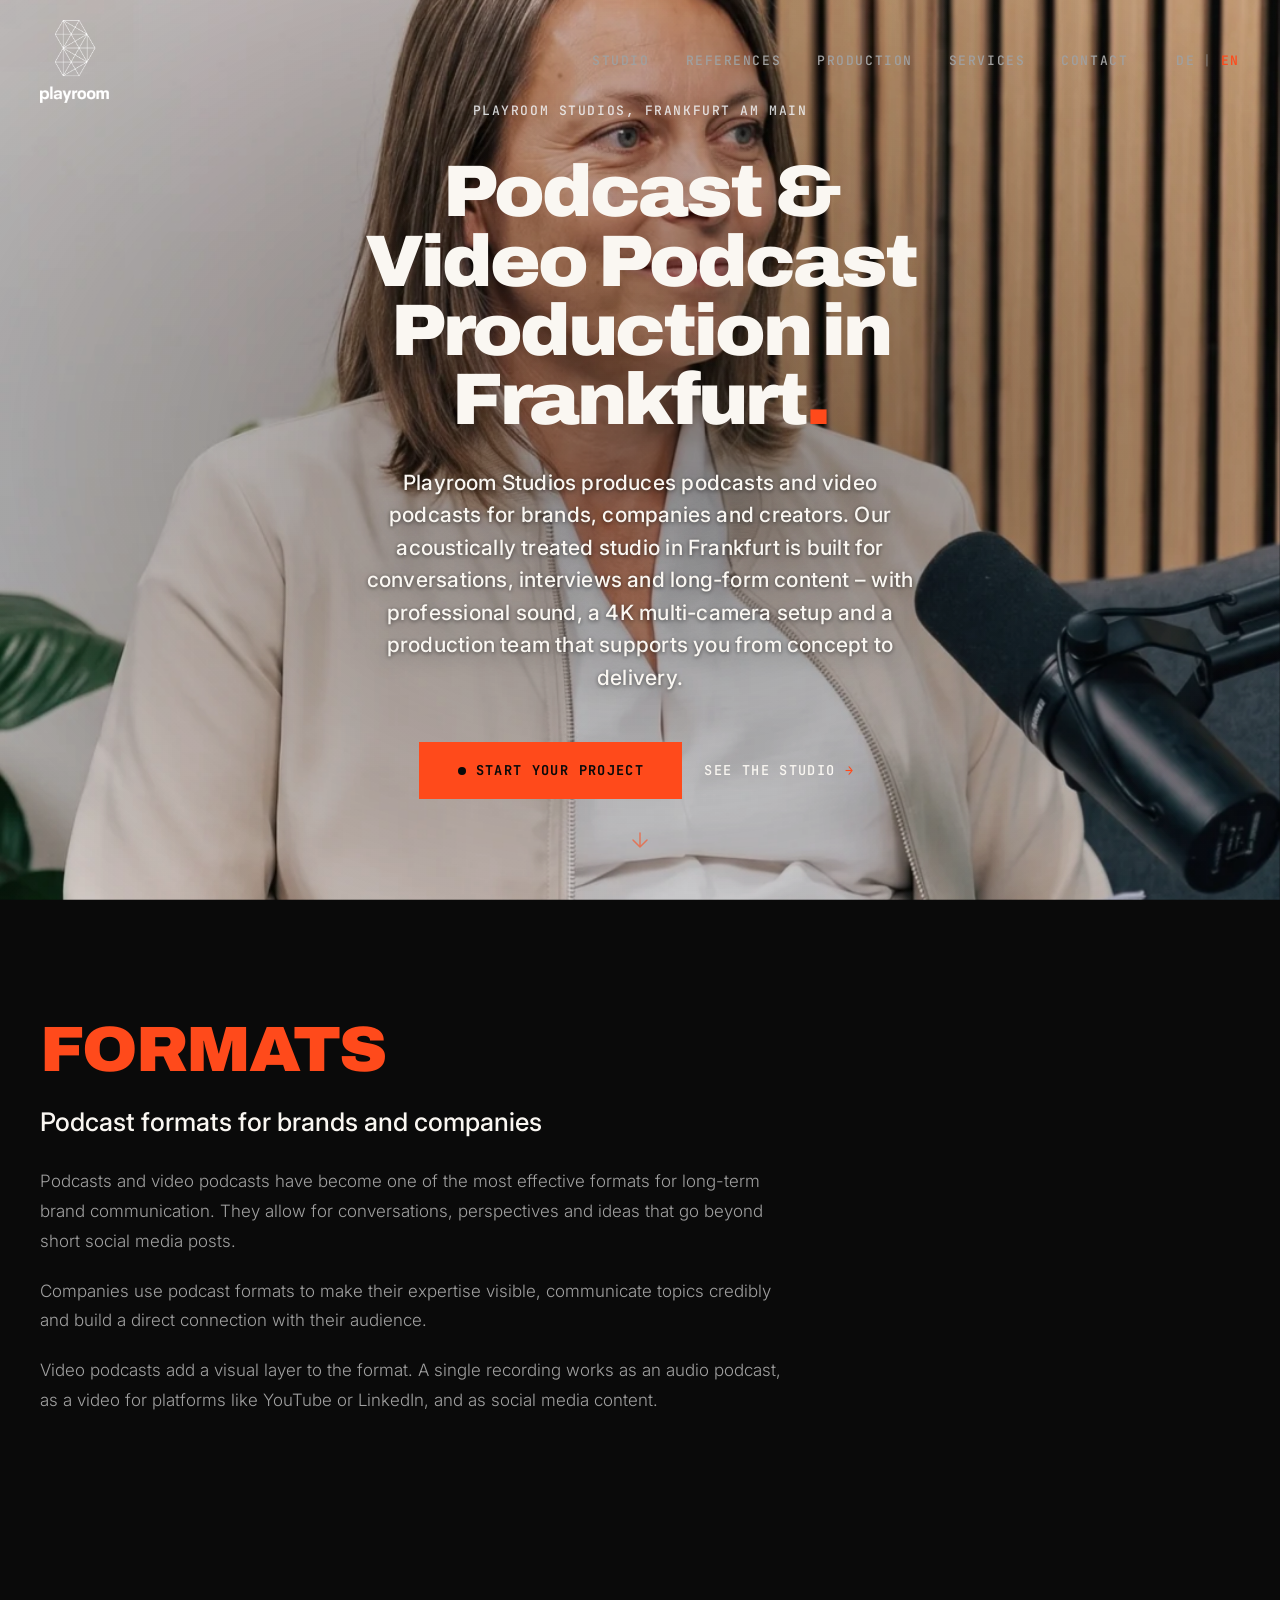
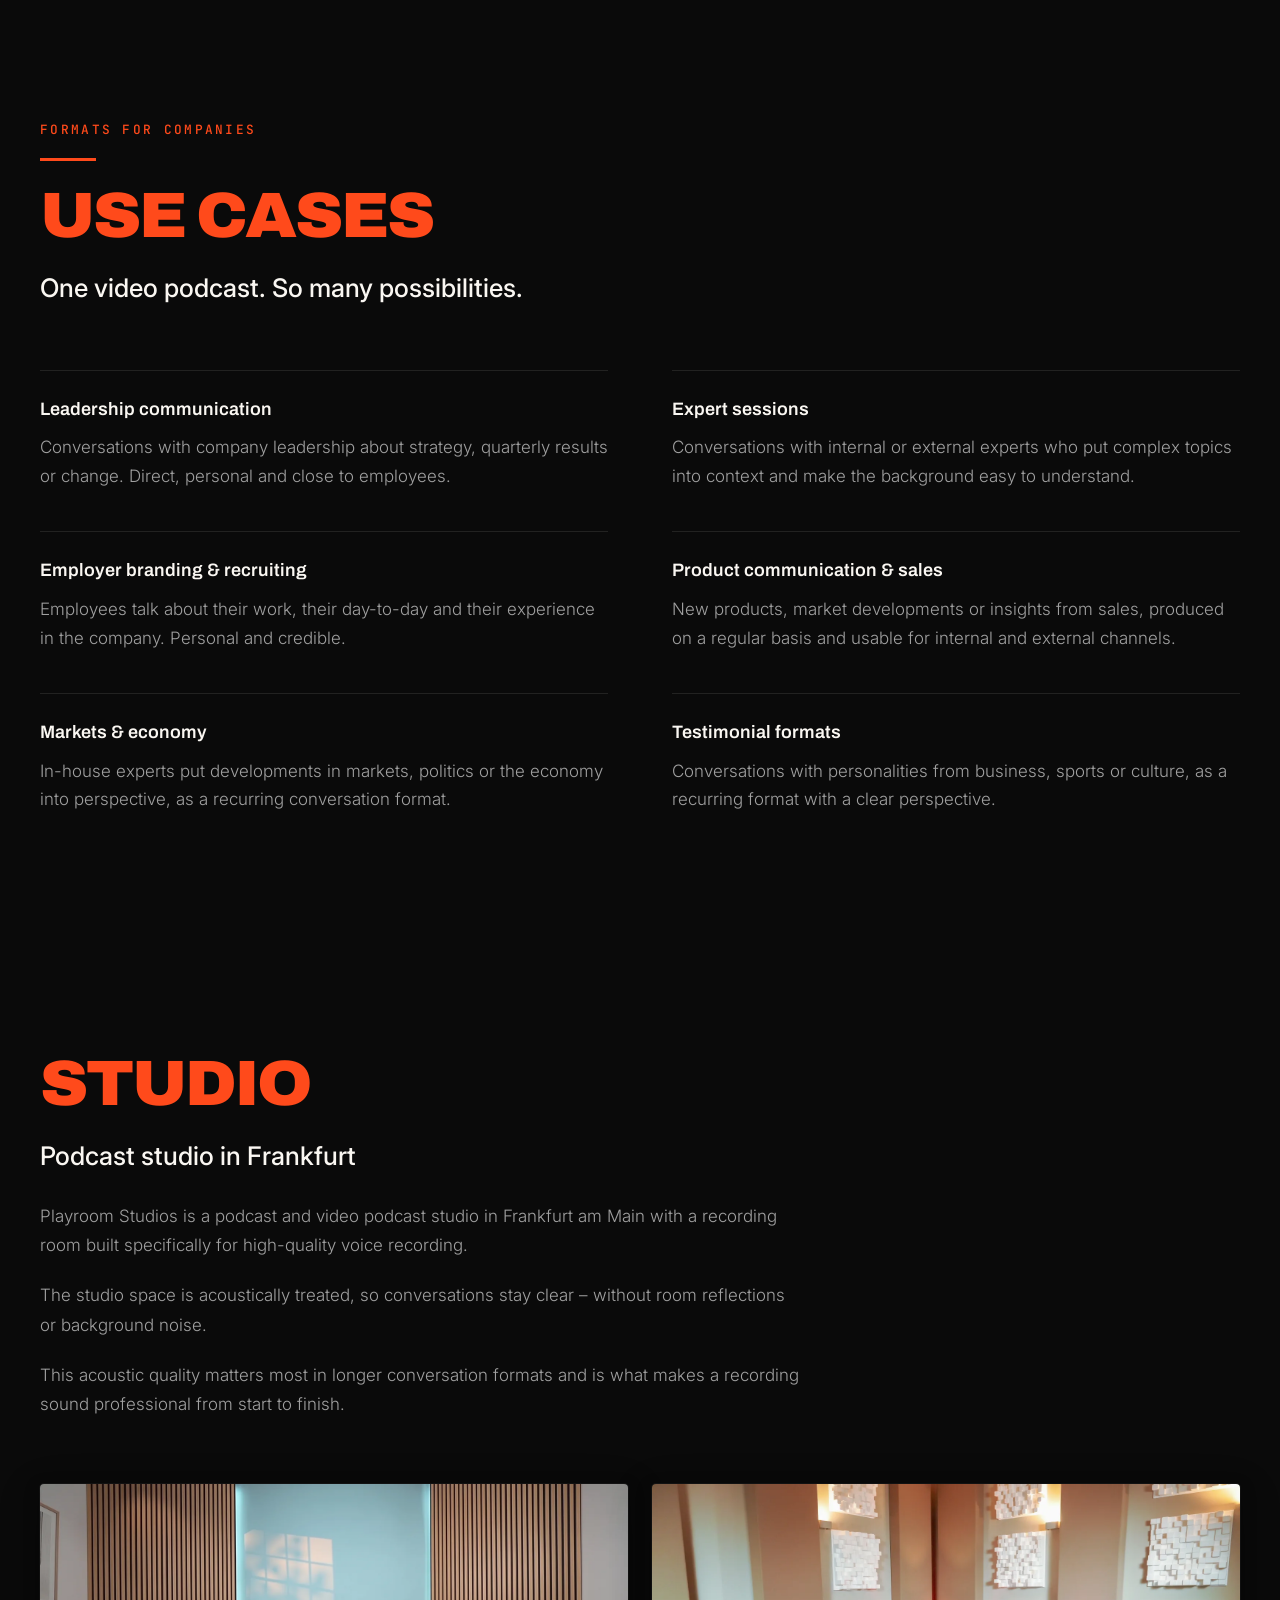
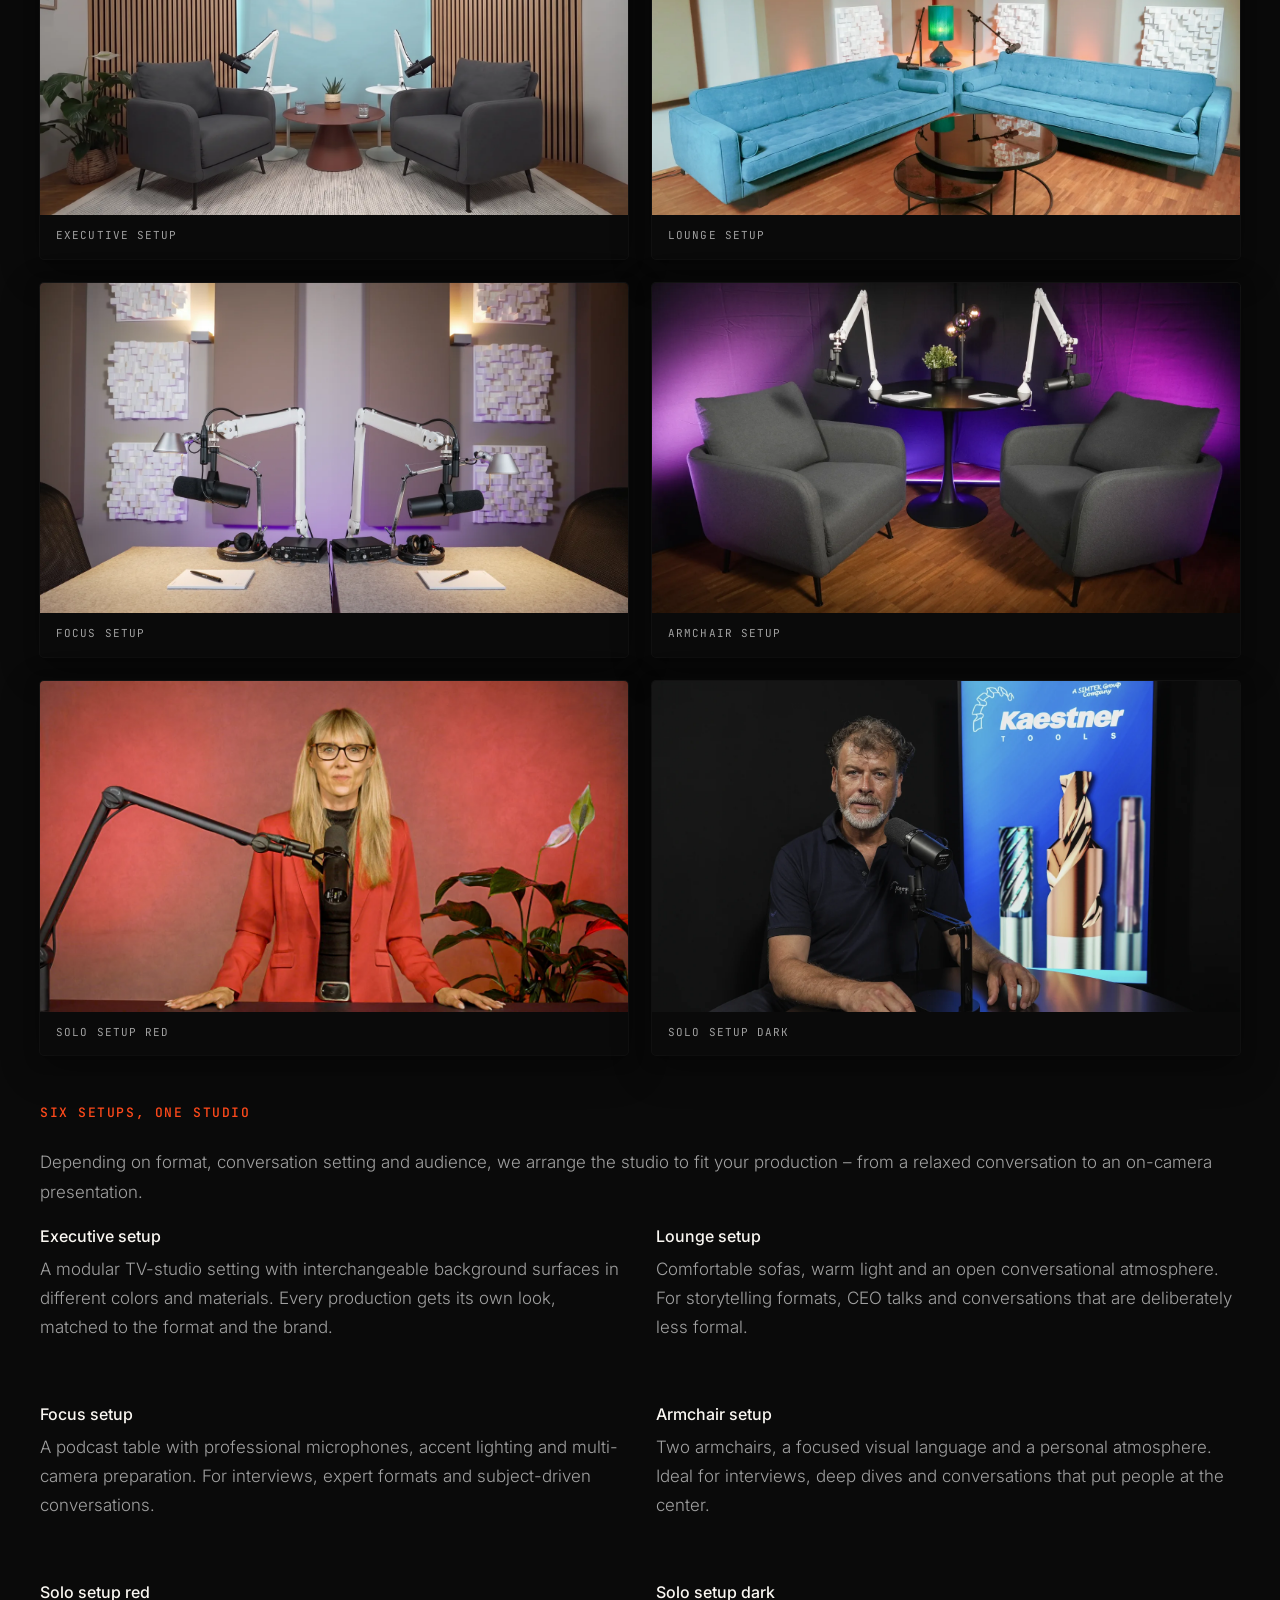
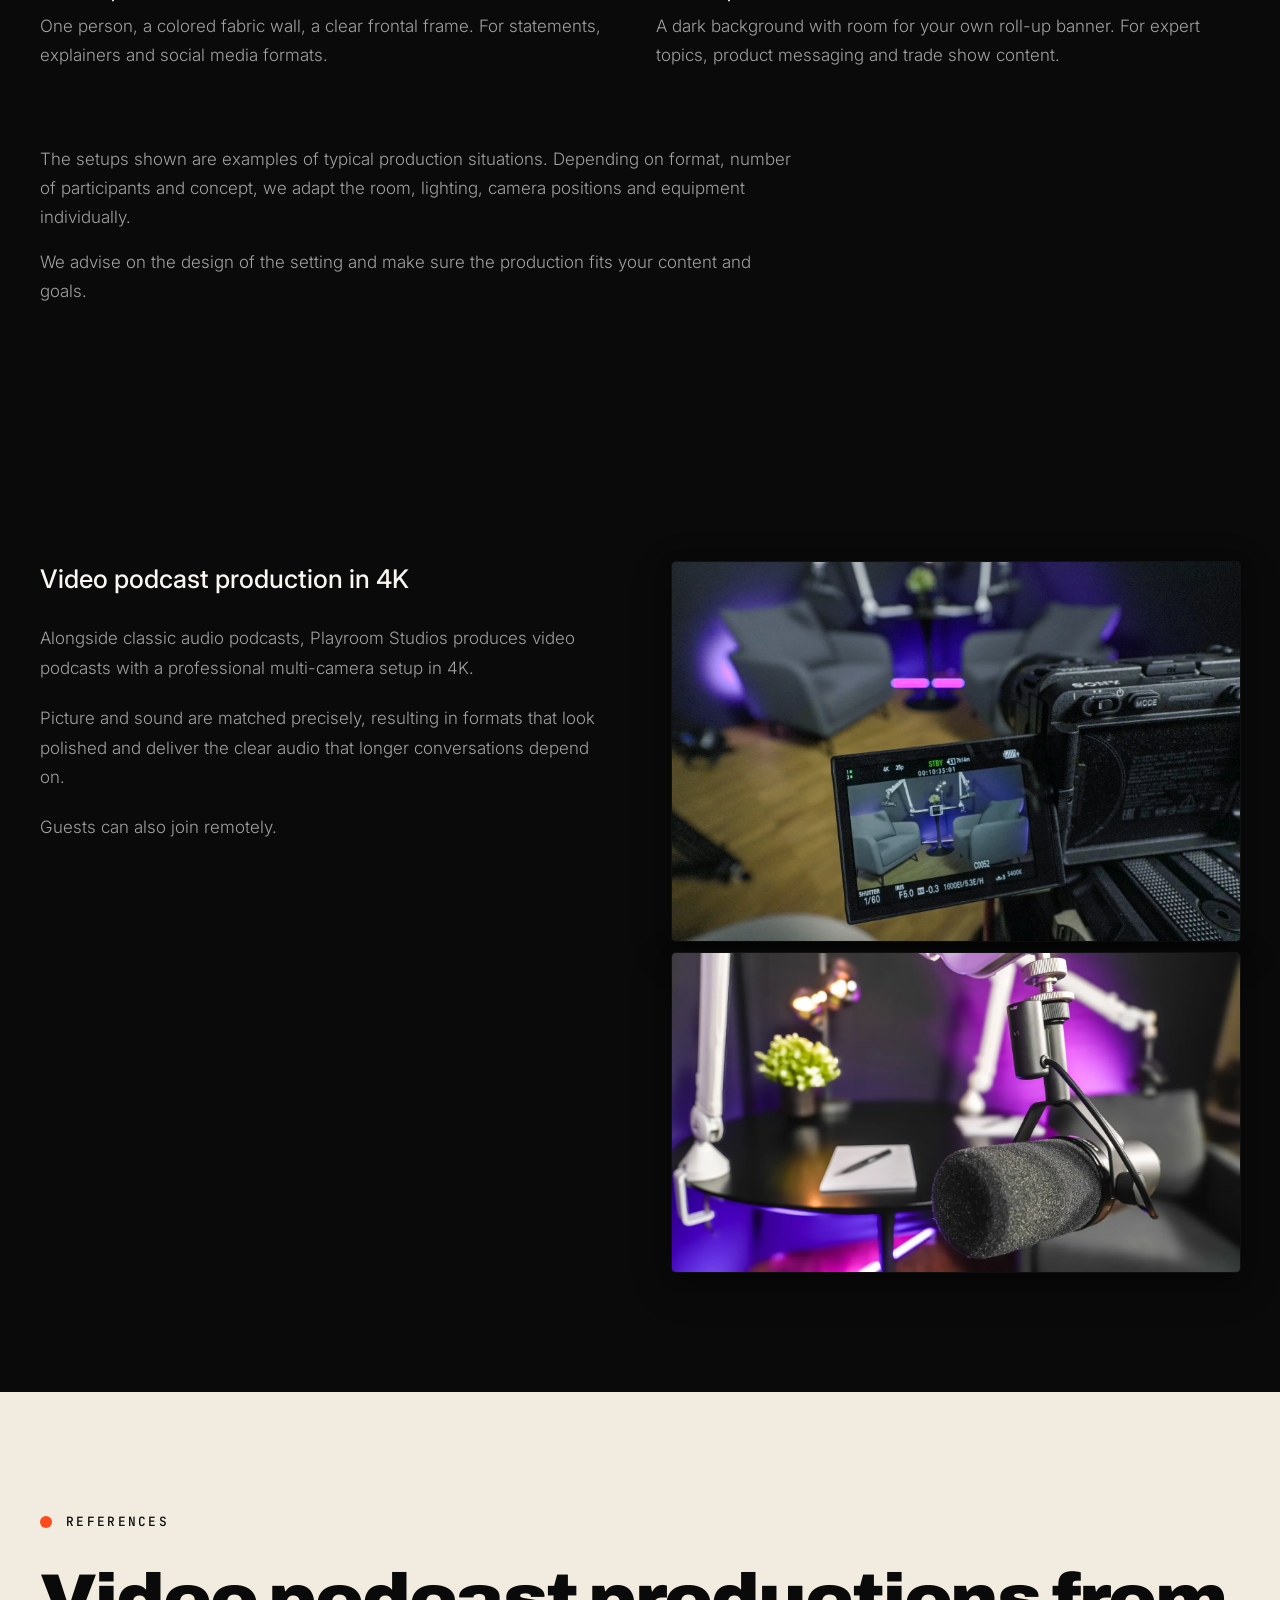
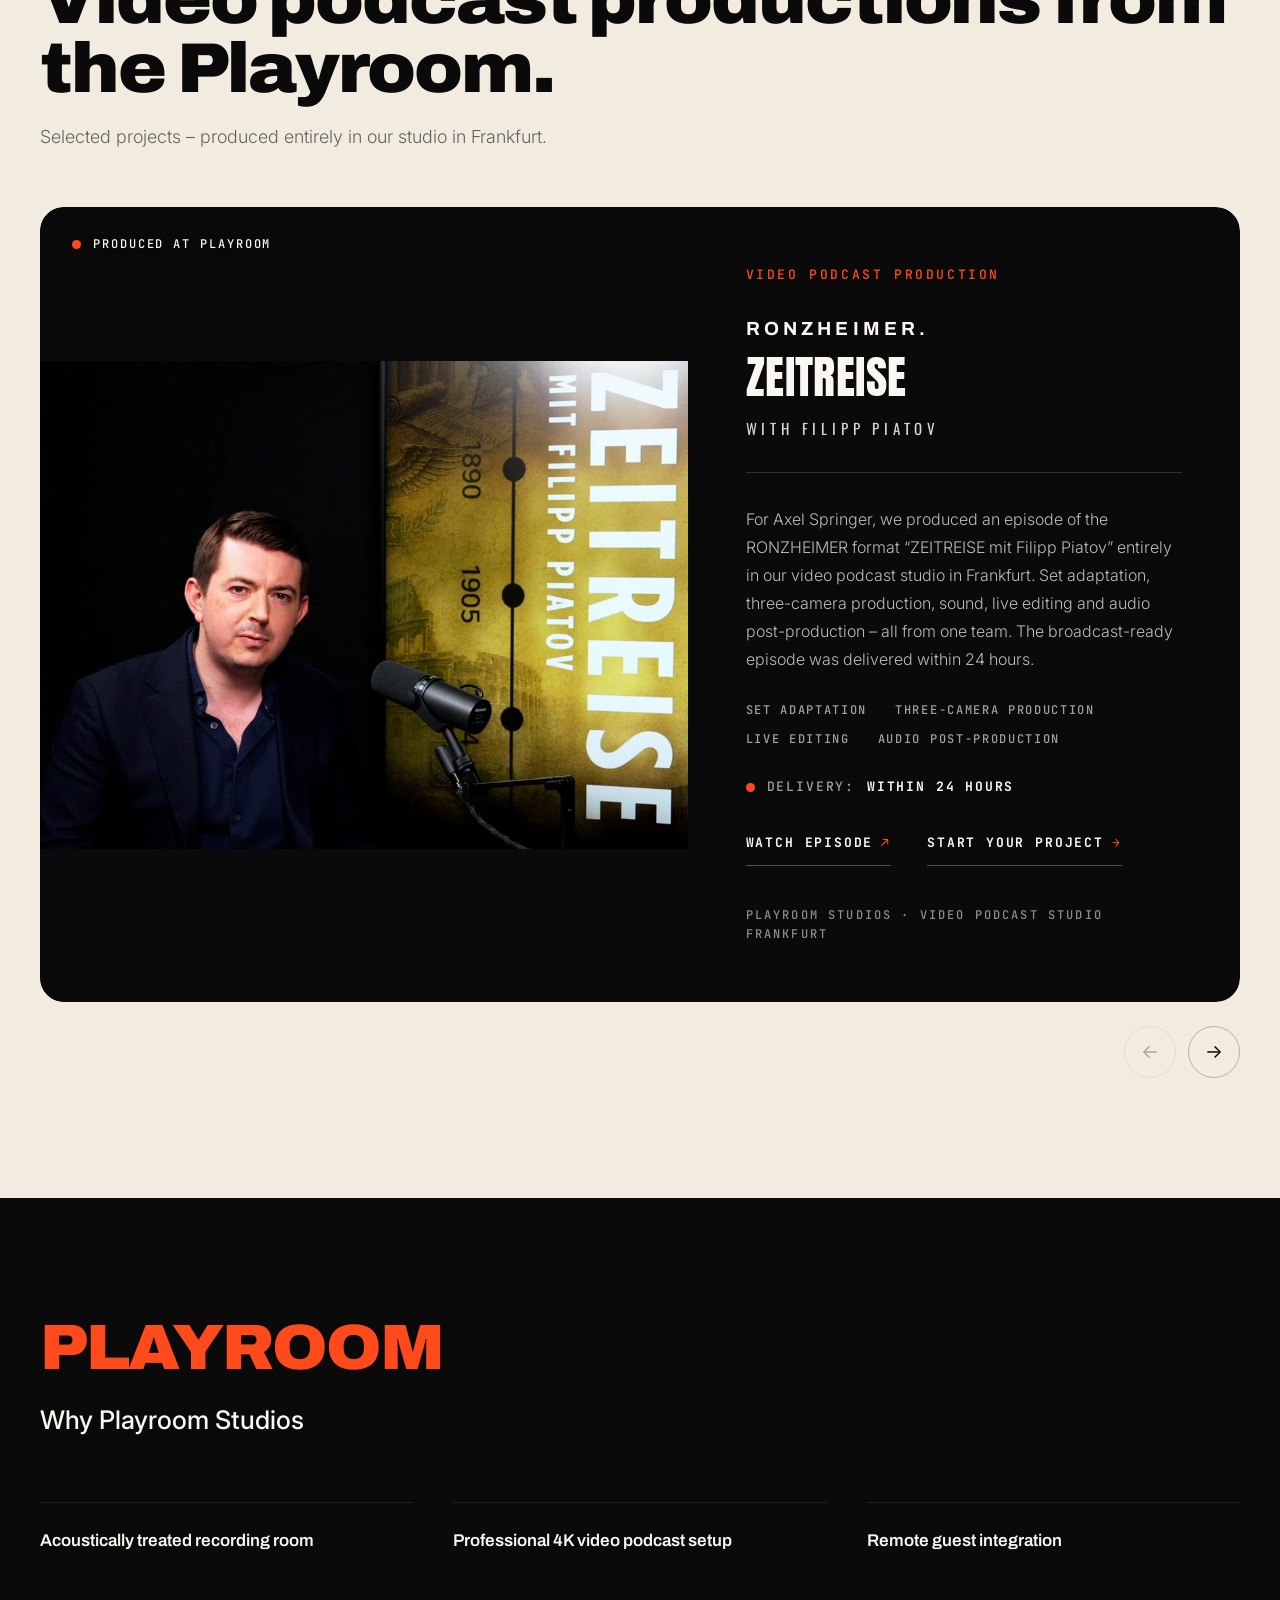
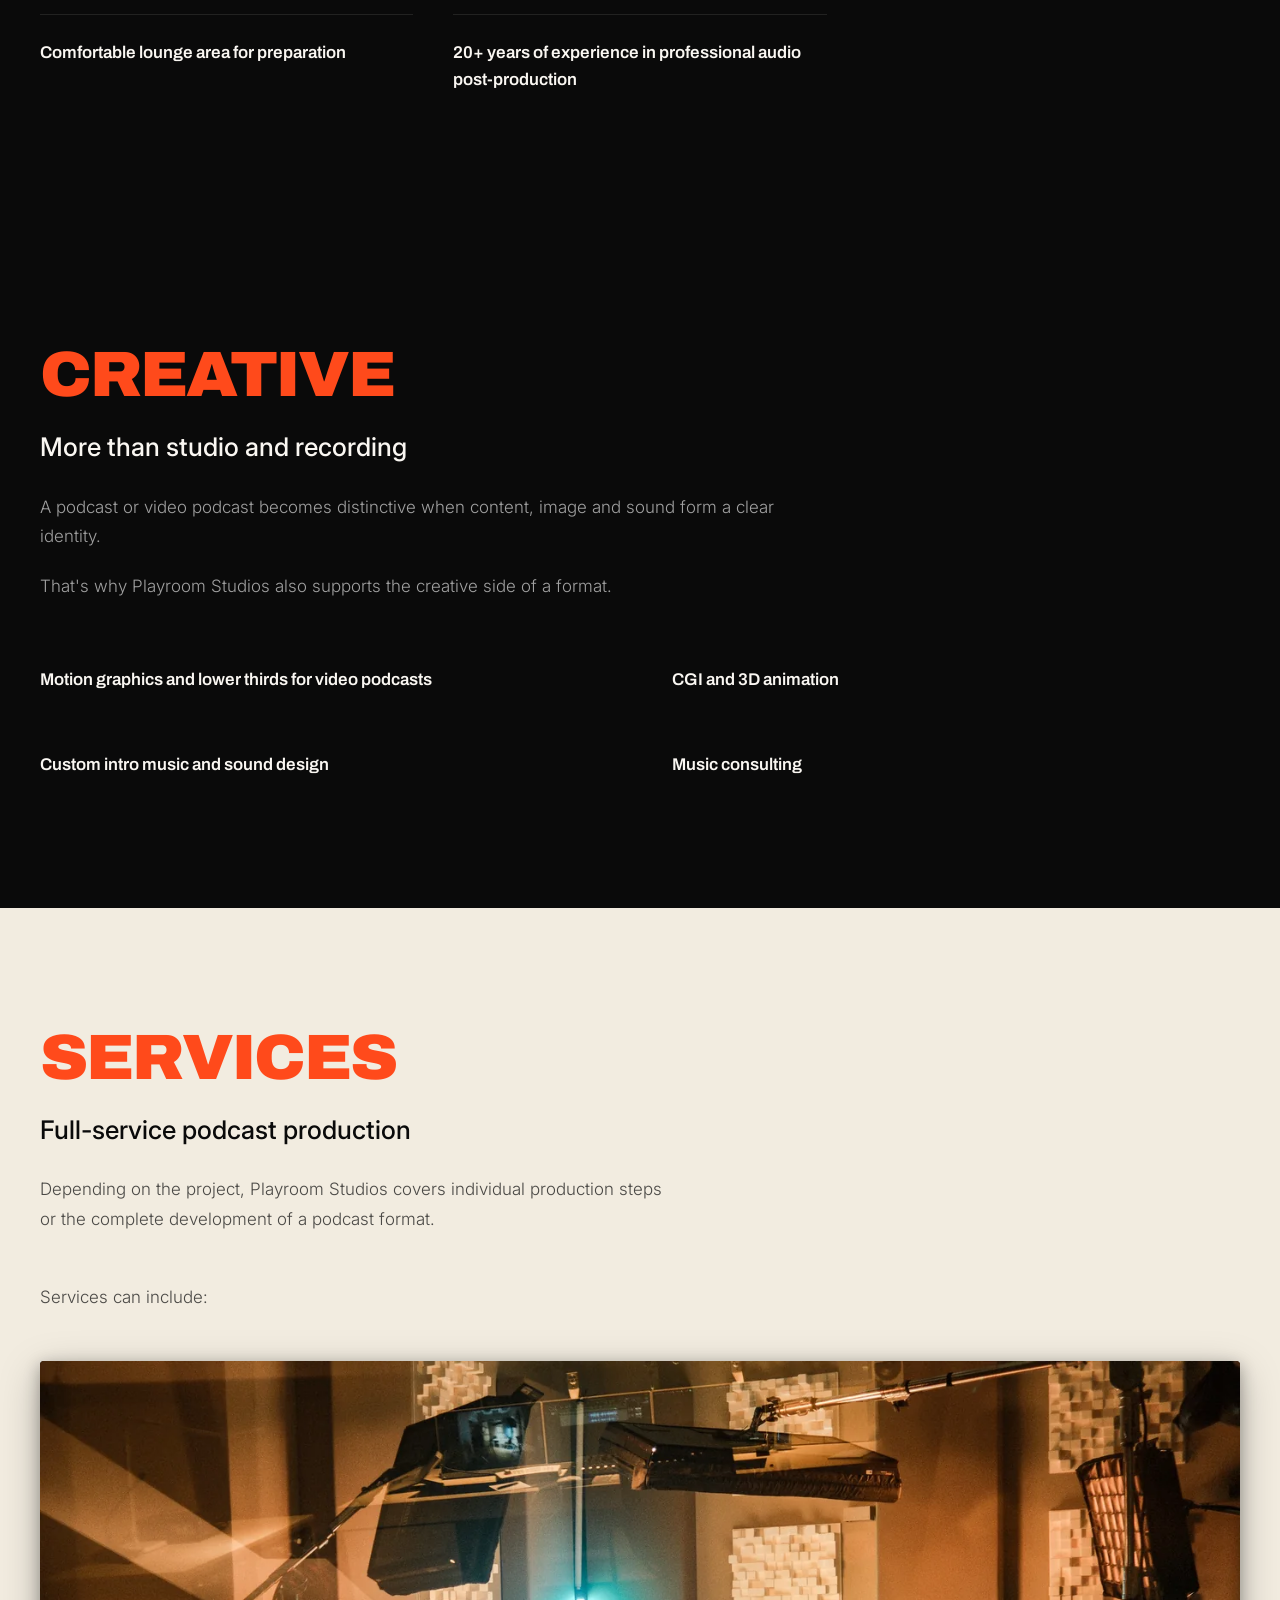
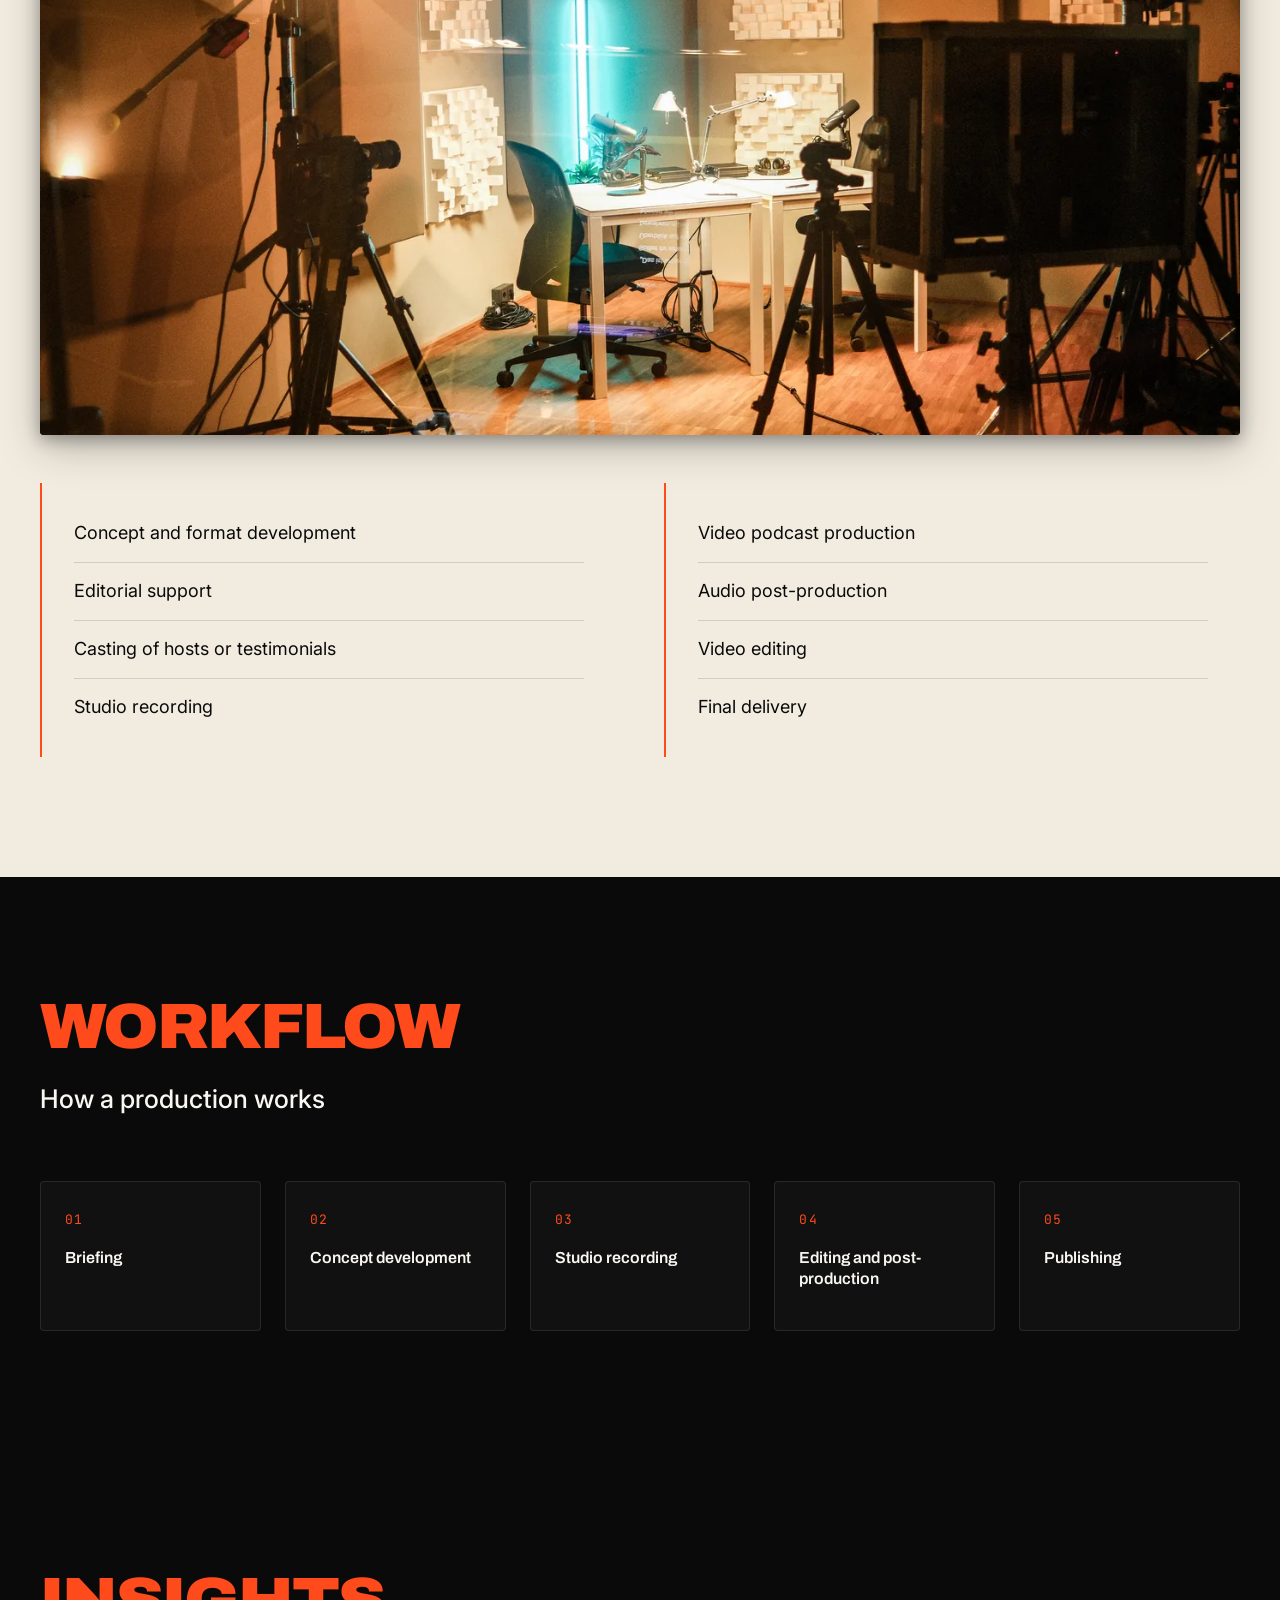
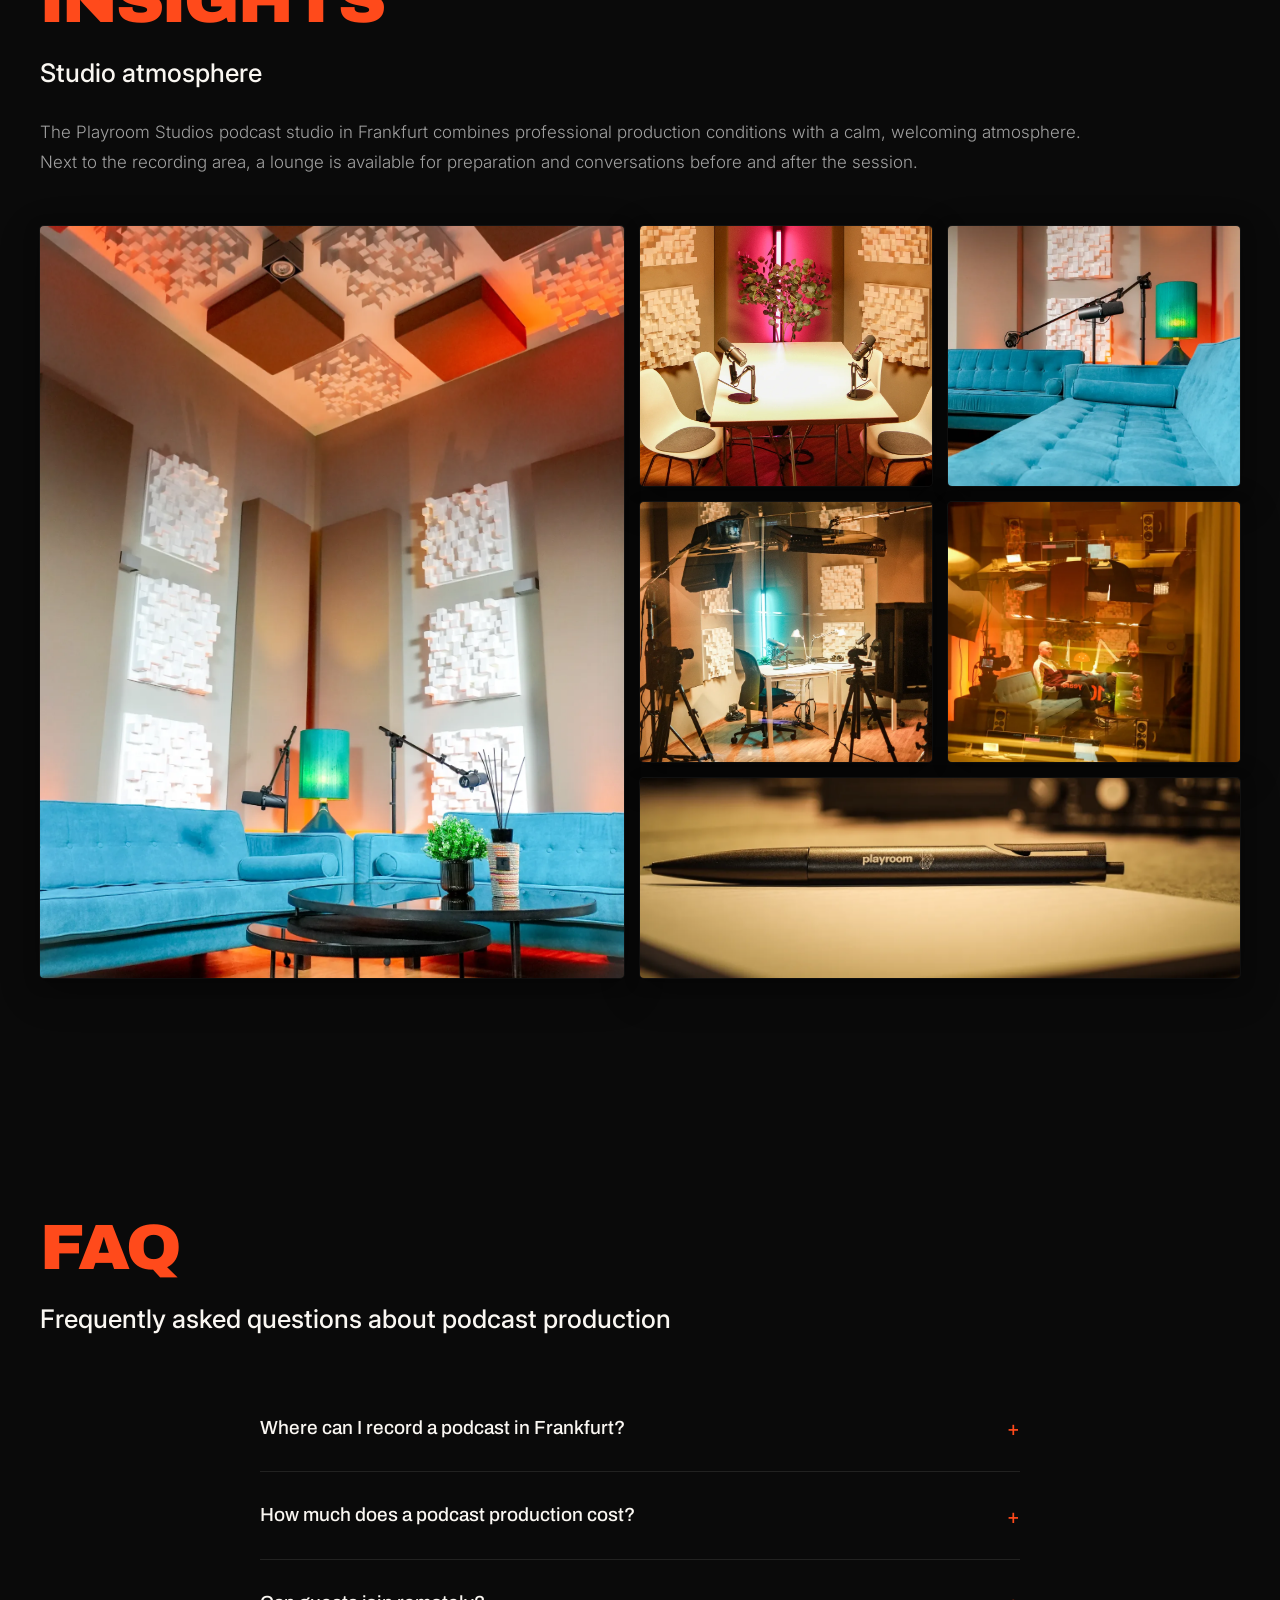
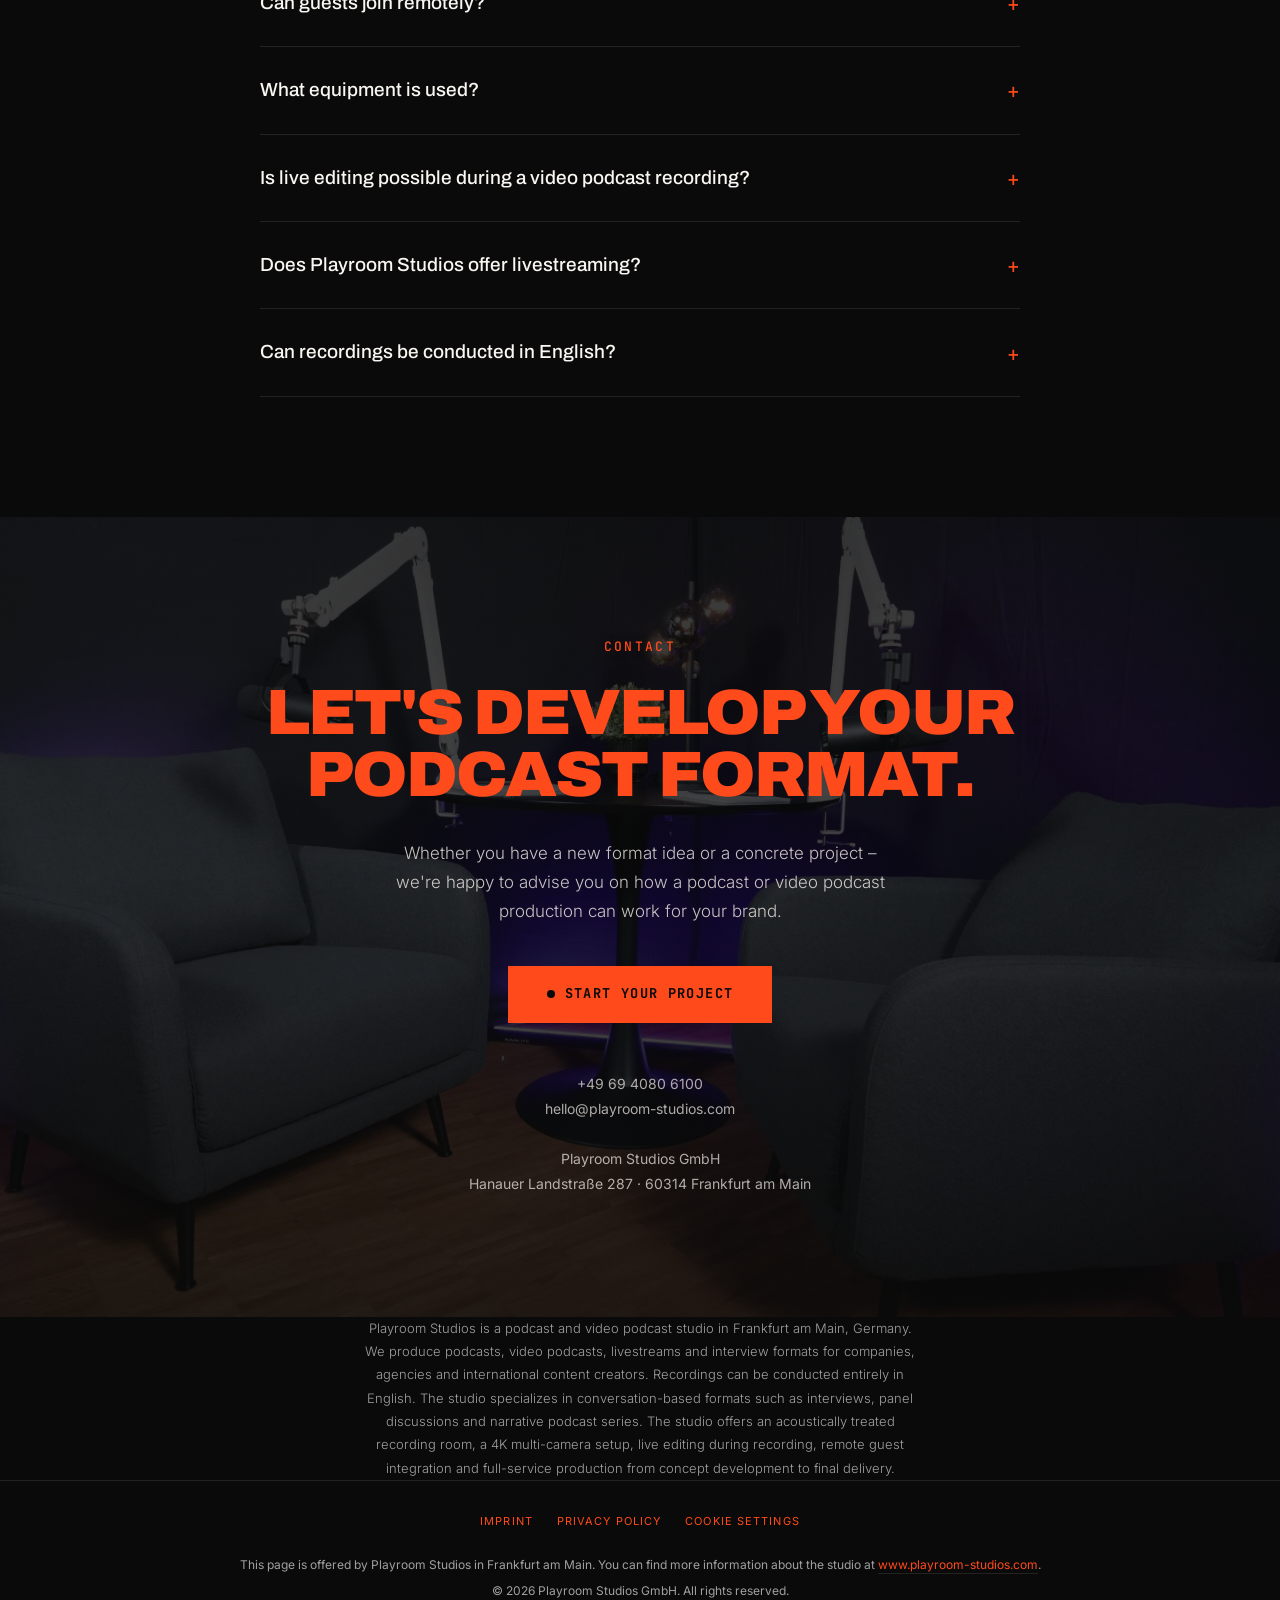
<file: en/index.html>
<!DOCTYPE html>
<html lang="en">
<head>
<!-- Cookiebot Consent Management — muss als erstes Script im <head> stehen,
     blockiert mit data-blockingmode="auto" alle Tracking-Scripts bis zur Einwilligung -->
<script id="Cookiebot" src="https://consent.cookiebot.com/uc.js" data-cbid="e46cadb5-6147-4a7b-a9a9-8a6dc37aac74" data-blockingmode="auto" type="text/javascript"></script>
<!-- Google tag (gtag.js) -->
<script async src="https://www.googletagmanager.com/gtag/js?id=G-3JSRS7L4B8"></script>
<script>
  window.dataLayer = window.dataLayer || [];
  function gtag(){dataLayer.push(arguments);}
  gtag('js', new Date());
  gtag('config', 'G-3JSRS7L4B8');
</script>
<meta charset="UTF-8">
<meta name="viewport" content="width=device-width, initial-scale=1.0">
<title>Podcast & Video Podcast Production in Frankfurt | Playroom Studios</title>
<meta name="description" content="Playroom Studios is a podcast and video podcast production studio in Frankfurt, Germany, specialized in conversation formats. Acoustically treated recording room, 4K multi-camera setup, remote guests, live editing and full-service production – in English or German.">
<meta property="og:title" content="Podcast & Video Podcast Production in Frankfurt | Playroom Studios">
<meta property="og:description" content="Playroom Studios is a podcast and video podcast production studio in Frankfurt, Germany, specialized in conversation formats. Acoustically treated recording room, 4K multi-camera setup, remote guests, live editing and full-service production – in English or German.">
<meta property="og:image" content="https://www.podcast-frankfurt.net/docs/og-image-1200.jpg">
<meta property="og:image:width" content="1200">
<meta property="og:image:height" content="675">
<meta property="og:type" content="website">
<meta property="og:url" content="https://www.podcast-frankfurt.net/en/">
<meta name="twitter:card" content="summary_large_image">
<meta name="twitter:image" content="https://www.podcast-frankfurt.net/docs/og-image-1200.jpg">
<meta name="robots" content="index, follow">
<link rel="canonical" href="https://www.podcast-frankfurt.net/en/">
<link rel="alternate" hreflang="de" href="https://www.podcast-frankfurt.net/" />
<link rel="alternate" hreflang="en" href="https://www.podcast-frankfurt.net/en/" />
<link rel="alternate" hreflang="x-default" href="https://www.podcast-frankfurt.net/" />

<!-- Favicons -->
<link rel="icon" type="image/x-icon" href="/favicon.ico">
<link rel="icon" type="image/png" sizes="48x48" href="/favicon-48.png">
<link rel="icon" type="image/png" sizes="96x96" href="/favicon-96.png">
<link rel="icon" type="image/png" sizes="192x192" href="/favicon-192.png">
<link rel="apple-touch-icon" sizes="180x180" href="/apple-touch-icon.png">

<!-- Fonts -->
<link rel="preconnect" href="https://fonts.googleapis.com">
<link rel="preconnect" href="https://fonts.gstatic.com" crossorigin>
<link href="https://fonts.googleapis.com/css2?family=Anton&family=Archivo:wdth,wght@62..125,100..900&family=Inter:wght@300;400;500;600;700;800;900&family=JetBrains+Mono:wght@400;500;600;700&family=Oswald:wght@400..600&display=swap" rel="stylesheet">

<!-- Styles -->
<link rel="stylesheet" href="/style.css?v=61">

<!-- Anfrage-Bot Styles -->
<link rel="stylesheet" href="https://bot.podcast-frankfurt.net/widget.css">

<!-- Scroll to top on reload -->
<script>
if ('scrollRestoration' in history) history.scrollRestoration = 'manual';
window.scrollTo(0, 0);
</script>

<!-- Schema.org ProfessionalService -->
<script type="application/ld+json">
{
  "@context": "https://schema.org",
  "@type": "ProfessionalService",
  "@id": "https://www.podcast-frankfurt.net/#studio",
  "name": "Playroom Studios – Podcast & Videopodcast Produktion Frankfurt",
  "description": "Playroom Studios is a podcast and video podcast production studio in Frankfurt, Germany, specialized in conversation formats. Acoustically treated recording room, 4K multi-camera setup, remote guests, live editing and full-service production – in English or German.",
  "inLanguage": "en",
  "image": "https://www.podcast-frankfurt.net/docs/og-image-1200.jpg",
  "url": "https://www.podcast-frankfurt.net/",
  "telephone": "+496940806100",
  "priceRange": "€€€",
  "address": {
    "@type": "PostalAddress",
    "streetAddress": "Hanauer Landstraße 287",
    "postalCode": "60314",
    "addressLocality": "Frankfurt am Main",
    "addressRegion": "Hessen",
    "addressCountry": "DE"
  },
  "geo": {
    "@type": "GeoCoordinates",
    "latitude": "50.11704478321007",
    "longitude": "8.72483359831442"
  },
  "areaServed": { "@type": "City", "name": "Frankfurt am Main" },
  "parentOrganization": {
    "@type": "Organization",
    "name": "Playroom Studios GmbH",
    "url": "https://playroom-studios.com",
    "foundingDate": "2013"
  },
  "sameAs": [
    "https://playroom-studios.com",
    "https://www.instagram.com/playroomstudios",
    "https://www.linkedin.com/company/playroom-studios-gmbh/"
  ]
}
</script>

<!-- Schema.org FAQPage -->
<script type="application/ld+json">
{
  "@context": "https://schema.org",
  "@type": "FAQPage",
  "inLanguage": "en",
  "mainEntity": [
    {
      "@type": "Question",
      "name": "Where can I record a podcast in Frankfurt?",
      "acceptedAnswer": {
        "@type": "Answer",
        "text": "Playroom Studios offers a professional podcast studio in Frankfurt am Main with an acoustically treated recording room."
      }
    },
    {
      "@type": "Question",
      "name": "How much does a podcast production cost?",
      "acceptedAnswer": {
        "@type": "Answer",
        "text": "Costs depend on the scope of the production, ranging from single recording sessions to complete format productions."
      }
    },
    {
      "@type": "Question",
      "name": "Can guests join remotely?",
      "acceptedAnswer": {
        "@type": "Answer",
        "text": "Yes, guests can be integrated via professional remote recording solutions."
      }
    },
    {
      "@type": "Question",
      "name": "What equipment is used?",
      "acceptedAnswer": {
        "@type": "Answer",
        "text": "Playroom Studios works with professional audio equipment and a 4K video podcast setup."
      }
    },
    {
      "@type": "Question",
      "name": "Is live editing possible during a video podcast recording?",
      "acceptedAnswer": {
        "@type": "Answer",
        "text": "Yes. On request, we switch live between camera angles during the recording. All camera signals are also recorded separately, so corrections and adjustments remain possible afterwards. Depending on the format, this can significantly shorten post-production and speed up delivery of the finished episode."
      }
    },
    {
      "@type": "Question",
      "name": "Does Playroom Studios offer livestreaming?",
      "acceptedAnswer": {
        "@type": "Answer",
        "text": "Yes. Podcast, interview and presentation formats can be streamed live directly from our studio, for example to YouTube, LinkedIn, Vimeo or Riverside. We define the right technical setup for your format together in the production briefing."
      }
    },
    {
      "@type": "Question",
      "name": "Can recordings be conducted in English?",
      "acceptedAnswer": {
        "@type": "Answer",
        "text": "Yes. Our team works in English and German, and many of our productions are recorded entirely in English."
      }
    }
  ]
}
</script>

<!-- Schema.org Organization -->
<script type="application/ld+json">
{
  "@context": "https://schema.org",
  "@type": "Organization",
  "name": "Playroom Studios GmbH",
  "url": "https://playroom-studios.com",
  "logo": "https://www.podcast-frankfurt.net/docs/optimized/logo_playroom_white-212.webp",
  "sameAs": [
    "https://playroom-studios.com",
    "https://www.instagram.com/playroomstudios",
    "https://www.linkedin.com/company/playroom-studios-gmbh/"
  ]
}
</script>
</head>
<body>

<!-- Custom Cursor: Play-Dreieck (nur Desktop/Maus, siehe style.css + script.js) -->
<div id="prCursor" class="pr-cursor" aria-hidden="true"><span class="pr-cursor__ring"></span></div>

<!-- ═══ NAVIGATION ═══ -->
<nav class="nav" role="navigation" aria-label="Main navigation">
  <a href="https://playroom-studios.com" target="_blank" rel="noopener" class="nav-logo" aria-label="Playroom Studios – website">
    <img src="/docs/optimized/logo_playroom_white-212.webp" alt="Playroom Studios logo" width="212" height="254" decoding="async">
  </a>
  <div class="nav-links nav-links--desktop">
    <a href="#start" class="nav-top-link" aria-label="Scroll to top">
      <svg width="16" height="16" viewBox="0 0 24 24" fill="none" stroke="currentColor" stroke-width="2" stroke-linecap="round" stroke-linejoin="round"><path d="M12 19V5M5 12l7-7 7 7"/></svg>
    </a>
    <a href="#studio">Studio</a>
    <a href="#references">References</a>
    <a href="#workflow">Production</a>
    <a href="#services">Services</a>
    <a href="#contact">Contact</a>
    <div class="lang-switch" aria-label="Language">
      <a href="/" lang="de">DE</a>
      <span class="lang-switch-sep" aria-hidden="true">|</span>
      <span class="lang-switch-active" aria-current="true">EN</span>
    </div>
  </div>
  <button class="nav-hamburger" aria-label="Open menu" aria-expanded="false">
    <span></span>
    <span></span>
    <span></span>
  </button>
</nav>

<!-- Mobile Menu Overlay (outside nav for iOS compatibility) -->
<div class="mobile-menu-overlay" id="mobileMenu">
  <a href="#studio">Studio</a>
  <a href="#references">References</a>
  <a href="#workflow">Production</a>
  <a href="#services">Services</a>
  <a href="#contact">Contact</a>
  <div class="lang-switch lang-switch--mobile" aria-label="Language">
    <a href="/" lang="de">DE</a>
    <span class="lang-switch-sep" aria-hidden="true">|</span>
    <span class="lang-switch-active" aria-current="true">EN</span>
  </div>
</div>
<!-- ═══ 1. HERO ═══ -->
<section class="hero" id="start">
  <div class="hero-bg">
    <picture>
      <source media="(max-width: 768px)" srcset="/docs/optimized/hero-mobile-1.webp" width="1080" height="1936">
      <img src="/docs/optimized/hero-desktop-129.webp" srcset="/docs/optimized/hero-desktop-129.webp 1920w" sizes="100vw" alt="Video podcast studio at Playroom Studios Frankfurt with professional lighting setup" width="1920" height="1080" fetchpriority="high">
    </picture>
    <!-- Zweite Ebene der Mobile-Blende. Das media-Gate der <source> greift nur bis
         768px, auf Desktop bleibt der 1x1-Data-URI und es entsteht kein Request. -->
    <picture class="hero-slide hero-slide-2">
      <source media="(max-width: 768px)" srcset="/docs/optimized/hero-mobile-2.webp" width="1080" height="1936">
      <img src="[data-uri]" width="1080" height="1936" loading="eager" decoding="async" alt="" aria-hidden="true">
    </picture>
  </div>
  <div class="hero-overlay"></div>
  <div class="hero-content">
    <div class="hero-label">Playroom Studios, Frankfurt am Main</div>
    <h1>Podcast &amp; Video Podcast Production in Frankfurt<span class="accent-dot">.</span></h1>
    <p class="hero-h2">Playroom Studios produces podcasts and video podcasts for brands, companies and creators. Our acoustically treated studio in Frankfurt is built for conversations, interviews and long-form content – with professional sound, a 4K multi-camera setup and a production team that supports you from concept to delivery.</p>
    <div class="hero-ctas">
      <a href="#" class="btn-primary open-contact-form">Start your project</a>
      <a href="#studio" class="btn-secondary">See the studio</a>
    </div>
  </div>
  <div class="scroll-indicator" aria-hidden="true">
    <svg viewBox="0 0 24 24" fill="none" stroke="currentColor" stroke-width="1.5" stroke-linecap="round" stroke-linejoin="round">
      <path d="M12 5v14M5 12l7 7 7-7"/>
    </svg>
  </div>
</section>

<!-- ═══ 2. WHY PODCAST FORMATS ═══ -->
<section class="section section--alt" id="formats">
  <div class="container">
    <div class="reveal-element">
      <div class="section-title" aria-hidden="true">Formats</div>
      <h2 class="section-heading">Podcast formats for brands and companies</h2>
    </div>
    <div class="studio-text reveal-element">
      <p class="section-text">Podcasts and video podcasts have become one of the most effective formats for long-term brand communication. They allow for conversations, perspectives and ideas that go beyond short social media posts.</p>
      <p class="section-text">Companies use podcast formats to make their expertise visible, communicate topics credibly and build a direct connection with their audience.</p>
      <p class="section-text">Video podcasts add a visual layer to the format. A single recording works as an audio podcast, as a video for platforms like YouTube or LinkedIn, and as social media content.</p>
    </div>
  </div>
</section>

<!-- ═══ USE CASES ═══ -->
<section class="section section--alt" id="use-cases-grid">
  <div class="container">
    <div class="reveal-element">
      <div class="section-kicker">Formats for companies</div>
      <div class="section-title" aria-hidden="true">Use cases</div>
      <h2 class="section-heading">One video podcast. So many possibilities.</h2>
    </div>
    <div class="usecases-grid">
      <div class="usecase-item reveal-element">
        <div class="usecase-title">Leadership communication</div>
        <div class="usecase-text">Conversations with company leadership about strategy, quarterly results or change. Direct, personal and close to employees.</div>
      </div>
      <div class="usecase-item reveal-element">
        <div class="usecase-title">Expert sessions</div>
        <div class="usecase-text">Conversations with internal or external experts who put complex topics into context and make the background easy to understand.</div>
      </div>
      <div class="usecase-item reveal-element">
        <div class="usecase-title">Employer branding &amp; recruiting</div>
        <div class="usecase-text">Employees talk about their work, their day-to-day and their experience in the company. Personal and credible.</div>
      </div>
      <div class="usecase-item reveal-element">
        <div class="usecase-title">Product communication &amp; sales</div>
        <div class="usecase-text">New products, market developments or insights from sales, produced on a regular basis and usable for internal and external channels.</div>
      </div>
      <div class="usecase-item reveal-element">
        <div class="usecase-title">Markets &amp; economy</div>
        <div class="usecase-text">In-house experts put developments in markets, politics or the economy into perspective, as a recurring conversation format.</div>
      </div>
      <div class="usecase-item reveal-element">
        <div class="usecase-title">Testimonial formats</div>
        <div class="usecase-text">Conversations with personalities from business, sports or culture, as a recurring format with a clear perspective.</div>
      </div>
    </div>
  </div>
</section>

<!-- ═══ 3. PODCAST STUDIO IN FRANKFURT ═══ -->
<section class="section" id="studio">
  <div class="container">
    <div class="reveal-element">
      <div class="section-title" aria-hidden="true">Studio</div>
      <h2 class="section-heading">Podcast studio in Frankfurt</h2>
    </div>
    <div class="studio-text reveal-element">
      <p class="section-text">Playroom Studios is a podcast and video podcast studio in Frankfurt am Main with a recording room built specifically for high-quality voice recording.</p>
      <p class="section-text">The studio space is acoustically treated, so conversations stay clear – without room reflections or background noise.</p>
      <p class="section-text">This acoustic quality matters most in longer conversation formats and is what makes a recording sound professional from start to finish.</p>
    </div>
    <div class="studio-images reveal-element">
      <figure class="studio-image-item">
        <img src="/docs/optimized/corporate-setup-blau.webp" alt="Executive setup with two armchairs, a round table and a blue backdrop at Playroom Studios Frankfurt" width="1600" height="894" loading="lazy" decoding="async">
        <figcaption>Executive setup</figcaption>
      </figure>
      <figure class="studio-image-item">
        <img src="/docs/optimized/studio-lounge-neu.webp" alt="Lounge setup for podcast recordings with sofas and warm light at Playroom Studios" width="1600" height="900" loading="lazy" decoding="async">
        <figcaption>Lounge setup</figcaption>
      </figure>
      <figure class="studio-image-item">
        <img src="/docs/optimized/studio-fokus-124.webp" alt="Focus setup with a podcast table and professional microphones at Playroom Studios Frankfurt" width="1600" height="900" loading="lazy" decoding="async">
        <figcaption>Focus setup</figcaption>
      </figure>
      <figure class="studio-image-item">
        <img src="/docs/optimized/studio-sessel-172.webp" alt="Armchair setup with two armchairs and a personal atmosphere at Playroom Studios Frankfurt" width="1600" height="900" loading="lazy" decoding="async">
        <figcaption>Armchair setup</figcaption>
      </figure>
      <figure class="studio-image-item">
        <img src="/docs/optimized/solo-setup-rot.webp" alt="Solo setup with a red fabric backdrop and a microphone on an articulated arm at Playroom Studios Frankfurt" width="1280" height="720" loading="lazy" decoding="async">
        <figcaption>Solo setup red</figcaption>
      </figure>
      <figure class="studio-image-item">
        <img src="/docs/optimized/solo-setup-dunkel.webp" alt="Solo setup in front of a dark backdrop with an illuminated roll-up banner at Playroom Studios Frankfurt" width="1600" height="910" loading="lazy" decoding="async">
        <figcaption>Solo setup dark</figcaption>
      </figure>
    </div>
    <div class="sub-headline reveal-element">Six setups, one studio</div>
    <p class="section-text studio-setups-intro reveal-element">Depending on format, conversation setting and audience, we arrange the studio to fit your production – from a relaxed conversation to an on-camera presentation.</p>
    <div class="studio-setups reveal-element">
      <div class="setup-item">
        <div class="setup-name">Executive setup</div>
        <div class="setup-desc">A modular TV-studio setting with interchangeable background surfaces in different colors and materials. Every production gets its own look, matched to the format and the brand.</div>
      </div>
      <div class="setup-item">
        <div class="setup-name">Lounge setup</div>
        <div class="setup-desc">Comfortable sofas, warm light and an open conversational atmosphere. For storytelling formats, CEO talks and conversations that are deliberately less formal.</div>
      </div>
      <div class="setup-item">
        <div class="setup-name">Focus setup</div>
        <div class="setup-desc">A podcast table with professional microphones, accent lighting and multi-camera preparation. For interviews, expert formats and subject-driven conversations.</div>
      </div>
      <div class="setup-item">
        <div class="setup-name">Armchair setup</div>
        <div class="setup-desc">Two armchairs, a focused visual language and a personal atmosphere. Ideal for interviews, deep dives and conversations that put people at the center.</div>
      </div>
      <div class="setup-item">
        <div class="setup-name">Solo setup red</div>
        <div class="setup-desc">One person, a colored fabric wall, a clear frontal frame. For statements, explainers and social media formats.</div>
      </div>
      <div class="setup-item">
        <div class="setup-name">Solo setup dark</div>
        <div class="setup-desc">A dark background with room for your own roll-up banner. For expert topics, product messaging and trade show content.</div>
      </div>
    </div>
    <div class="studio-setups-note reveal-element">
      <p class="setup-desc">The setups shown are examples of typical production situations. Depending on format, number of participants and concept, we adapt the room, lighting, camera positions and equipment individually.</p>
      <p class="setup-desc">We advise on the design of the setting and make sure the production fits your content and goals.</p>
    </div>
  </div>
</section>

<!-- ═══ 4. VIDEO PODCAST PRODUCTION ═══ -->
<section class="section section--alt" id="video">
  <div class="container">
    <div class="two-col two-col--reverse">
      <div class="two-col-images reveal-element">
        <figure class="two-col-image">
          <img src="/docs/optimized/video-bild.webp" alt="Camera setup for 4K video podcast production at Playroom Studios Frankfurt" width="1600" height="1067" loading="lazy" decoding="async">
        </figure>
        <figure class="two-col-image">
          <img src="/docs/optimized/video-ton.webp" alt="Professional microphone for a video podcast recording in the studio" width="1600" height="900" loading="lazy" decoding="async">
        </figure>
      </div>
      <div class="two-col-text reveal-element">
        <h2 class="section-heading">Video podcast production in 4K</h2>
        <p>Alongside classic audio podcasts, Playroom Studios produces video podcasts with a professional multi-camera setup in 4K.</p>
        <p>Picture and sound are matched precisely, resulting in formats that look polished and deliver the clear audio that longer conversations depend on.</p>
        <p>Guests can also join remotely.</p>
      </div>
    </div>
  </div>
</section>

<!-- ═══ REFERENCES ═══
     Erweiterbar: pro Case ein <article class="ref-case">. Ab zwei Cases blendet
     script.js die Pfeile automatisch ein (Tastatur: Pfeiltasten, kein Autoplay). -->
<section class="section section--paper ref-section" id="references" aria-labelledby="ref-heading">
  <div class="container">
    <div class="ref-header reveal-element">
      <div class="ref-kicker"><span class="ref-dot" aria-hidden="true"></span>References</div>
      <h2 class="ref-title" id="ref-heading">Video podcast productions from the Playroom.</h2>
      <p class="ref-subline">Selected projects &ndash; produced entirely in our studio in Frankfurt.</p>
    </div>
    <div class="ref-slider reveal-element" data-ref-slider>
      <div class="ref-track" data-ref-track>

        <article class="ref-case" data-ref-case id="ref-ronzheimer-zeitreise">
          <div class="ref-case-media">
            <picture>
              <source srcset="/docs/referenzen/ronzheimer-zeitreise-filipp-piatov.webp" type="image/webp">
              <img src="/docs/referenzen/ronzheimer-zeitreise-filipp-piatov.jpg" alt="Filipp Piatov on the ZEITREISE set at Playroom Studios" width="1052" height="793" loading="lazy" decoding="async">
            </picture>
            <div class="ref-case-badge"><span class="ref-dot ref-dot--small" aria-hidden="true"></span>Produced at Playroom</div>
          </div>
          <div class="ref-case-body">
            <div class="ref-case-category">Video podcast production</div>
            <div class="ref-case-brand">RONZHEIMER.</div>
            <h3 class="ref-case-title">ZEITREISE</h3>
            <div class="ref-case-subtitle">With Filipp Piatov</div>
            <div class="ref-case-rule" aria-hidden="true"></div>
            <p class="ref-case-text">For Axel Springer, we produced an episode of the RONZHEIMER format &ldquo;ZEITREISE mit Filipp Piatov&rdquo; entirely in our video podcast studio in Frankfurt. Set adaptation, three-camera production, sound, live editing and audio post-production &ndash; all from one team. The broadcast-ready episode was delivered within 24 hours.</p>
            <ul class="ref-case-tags" aria-label="Services in this production">
              <li>Set adaptation</li>
              <li>Three-camera production</li>
              <li>Live editing</li>
              <li>Audio post-production</li>
            </ul>
            <div class="ref-case-result"><span class="ref-dot ref-dot--small" aria-hidden="true"></span>Delivery: <strong>within 24 hours</strong></div>
            <!-- Behind-the-Scenes-Bilder: Eintraege ergaenzen ({"src": "...", "alt": "..."}),
                 dann wird der zweite CTA automatisch zu "Behind the Scenes" (script.js).
                 Leeres Array = CTA bleibt "Start your project". -->
            <script type="application/json" data-ref-bts>
              []
            </script>
            <div class="ref-case-links">
              <a class="ref-case-link" href="https://www.youtube.com/watch?v=meljXLbyE44" target="_blank" rel="noopener noreferrer">Watch episode <span class="ref-case-link-arrow" aria-hidden="true">&#8599;</span><span class="visually-hidden">(YouTube, opens in a new tab)</span></a>
              <a class="ref-case-link ref-case-cta open-contact-form" href="#">Start your project <span class="ref-case-link-arrow" aria-hidden="true">&#8594;</span></a>
            </div>
            <div class="ref-case-footer">Playroom Studios &middot; Video podcast studio Frankfurt</div>
          </div>
        </article>

        <article class="ref-case" data-ref-case id="ref-suzuki-littis-einwurf">
          <div class="ref-case-media">
            <picture>
              <source srcset="/docs/referenzen/suzuki-littis-einwurf.webp" type="image/webp">
              <img src="/docs/referenzen/suzuki-littis-einwurf.jpg" alt="Recording of the podcast Litti&rsquo;s Einwurf at the Playroom studio" width="1400" height="787" loading="lazy" decoding="async">
            </picture>
            <div class="ref-case-badge"><span class="ref-dot ref-dot--small" aria-hidden="true"></span>Recorded at Playroom</div>
            <button type="button" class="ref-case-play" data-ref-video-trigger data-video-id="1218940415" data-video-title="Litti&rsquo;s Einwurf" aria-haspopup="dialog" aria-label="Play video: Litti&rsquo;s Einwurf (Vimeo)">
              <span class="ref-case-play-icon" aria-hidden="true">&#9658;</span>
            </button>
          </div>
          <div class="ref-case-body">
            <div class="ref-case-category">Studio &amp; sound production</div>
            <div class="ref-case-brand">SUZUKI DEUTSCHLAND</div>
            <h3 class="ref-case-title">LITTI&rsquo;S EINWURF</h3>
            <div class="ref-case-rule" aria-hidden="true"></div>
            <p class="ref-case-text">For the podcast &ldquo;Litti&rsquo;s Einwurf&rdquo;, SUZUKI Deutschland used our video podcast studio in Frankfurt. Playroom Studios provided the set and audio engineering.</p>
            <!-- Behind-the-Scenes-Bilder: Eintraege ergaenzen ({"src": "...", "alt": "..."}),
                 dann wird der zweite CTA automatisch zu "Behind the Scenes" (script.js).
                 Leeres Array = CTA bleibt "Start your project". -->
            <script type="application/json" data-ref-bts>
              []
            </script>
            <div class="ref-case-links">
              <button type="button" class="ref-case-link" data-ref-video-trigger data-video-id="1218940415" data-video-title="Litti&rsquo;s Einwurf" aria-haspopup="dialog">Watch episode <span class="ref-case-link-arrow" aria-hidden="true">&#9658;</span></button>
              <a class="ref-case-link ref-case-cta open-contact-form" href="#">Start your project <span class="ref-case-link-arrow" aria-hidden="true">&#8594;</span></a>
            </div>
            <div class="ref-case-footer">Playroom Studios &middot; Video podcast studio Frankfurt</div>
          </div>
        </article>

      </div>
      <div class="ref-controls" data-ref-controls hidden>
        <button type="button" class="ref-arrow" data-ref-prev aria-label="Show previous reference">&#8592;</button>
        <button type="button" class="ref-arrow" data-ref-next aria-label="Show next reference">&#8594;</button>
      </div>
    </div>
  </div>
</section>

<!-- ═══ 5. WHY PLAYROOM STUDIOS ═══ -->
<section class="section" id="why">
  <div class="container">
    <div class="reveal-element">
      <div class="section-title" aria-hidden="true">Playroom</div>
      <h2 class="section-heading">Why Playroom Studios</h2>
    </div>
    <div class="diff-grid">
      <div class="diff-item reveal-element">
        <div class="diff-title">Acoustically treated recording room</div>
      </div>
      <div class="diff-item reveal-element">
        <div class="diff-title">Professional 4K video podcast setup</div>
      </div>
      <div class="diff-item reveal-element">
        <div class="diff-title">Remote guest integration</div>
      </div>
      <div class="diff-item reveal-element">
        <div class="diff-title">Comfortable lounge area for preparation</div>
      </div>
      <div class="diff-item reveal-element">
        <div class="diff-title">20+ years of experience in professional audio post-production</div>
      </div>
    </div>
  </div>
</section>

<!-- ═══ 6. CREATIVE EXTENSIONS ═══ -->
<section class="section section--alt" id="creative">
  <div class="container">
    <div class="reveal-element">
      <div class="section-title" aria-hidden="true">Creative</div>
      <h2 class="section-heading">More than studio and recording</h2>
    </div>
    <div class="studio-text reveal-element">
      <p class="section-text">A podcast or video podcast becomes distinctive when content, image and sound form a clear identity.</p>
      <p class="section-text">That's why Playroom Studios also supports the creative side of a format.</p>
    </div>
    <div class="creative-grid">
      <div class="reveal-element">
        <div class="creative-item-title">Motion graphics and lower thirds for video podcasts</div>
      </div>
      <div class="reveal-element">
        <div class="creative-item-title">CGI and 3D animation</div>
      </div>
      <div class="reveal-element">
        <div class="creative-item-title">Custom intro music and sound design</div>
      </div>
      <div class="reveal-element">
        <div class="creative-item-title">Music consulting</div>
      </div>
    </div>
  </div>
</section>

<!-- ═══ 7. FULL-SERVICE PRODUCTION ═══ -->
<section class="section section--paper" id="services">
  <div class="container">
    <div class="reveal-element">
      <div class="section-title" aria-hidden="true">Services</div>
      <h2 class="section-heading">Full-service podcast production</h2>
    </div>
    <p class="service-intro reveal-element">Depending on the project, Playroom Studios covers individual production steps or the complete development of a podcast format.</p>
    <p class="service-intro reveal-element">Services can include:</p>
    <div class="service-image-full reveal-element">
      <img src="/docs/optimized/Vodcast01-6-1400.webp" alt="Close-up of a professional microphone in the podcast studio at Playroom Studios" width="1400" height="787" loading="lazy" decoding="async">
    </div>
    <div class="service-lists">
      <div class="service-column reveal-element">
        <ul class="service-list">
          <li>Concept and format development</li>
          <li>Editorial support</li>
          <li>Casting of hosts or testimonials</li>
          <li>Studio recording</li>
        </ul>
      </div>
      <div class="service-column reveal-element">
        <ul class="service-list">
          <li>Video podcast production</li>
          <li>Audio post-production</li>
          <li>Video editing</li>
          <li>Final delivery</li>
        </ul>
      </div>
    </div>
  </div>
</section>

<!-- ═══ 9. PRODUCTION WORKFLOW ═══ -->
<section class="section section--alt" id="workflow">
  <div class="container">
    <div class="reveal-element">
      <div class="section-title" aria-hidden="true">Workflow</div>
      <h2 class="section-heading">How a production works</h2>
    </div>
    <div class="process-steps">
      <div class="process-step reveal-element">
        <div class="step-number">01</div>
        <div class="step-title">Briefing</div>
      </div>
      <div class="process-step reveal-element">
        <div class="step-number">02</div>
        <div class="step-title">Concept development</div>
      </div>
      <div class="process-step reveal-element">
        <div class="step-number">03</div>
        <div class="step-title">Studio recording</div>
      </div>
      <div class="process-step reveal-element">
        <div class="step-number">04</div>
        <div class="step-title">Editing and post-production</div>
      </div>
      <div class="process-step reveal-element">
        <div class="step-number">05</div>
        <div class="step-title">Publishing</div>
      </div>
    </div>
  </div>
</section>

<!-- ═══ 10. STUDIO ATMOSPHERE ═══ -->
<section class="section" id="atmosphere">
  <div class="container">
    <div class="reveal-element" style="margin-bottom: 48px;">
      <div class="section-title" aria-hidden="true">Insights</div>
      <h2 class="section-heading">Studio atmosphere</h2>
      <p class="section-text">The Playroom Studios podcast studio in Frankfurt combines professional production conditions with a calm, welcoming atmosphere.</p>
      <p class="section-text">Next to the recording area, a lounge is available for preparation and conversations before and after the session.</p>
    </div>
    <div class="gallery-grid reveal-element">
      <div class="gallery-item">
        <img src="/docs/optimized/atmo-lounge-250.webp" alt="Lounge atmosphere with turquoise sofas in the video podcast studio at Playroom Studios Frankfurt" width="1400" height="2492" loading="lazy" decoding="async">
      </div>
      <div class="gallery-item">
        <img src="/docs/optimized/Vodcast01-27-1100.webp" alt="Conversation setting in the video podcast studio at Playroom Studios" width="1100" height="1536" loading="lazy" decoding="async">
      </div>
      <div class="gallery-item">
        <img src="/docs/optimized/atmo-ecke-226.webp" alt="Turquoise sofa corner with a microphone and accent lighting at Playroom Studios" width="1400" height="788" loading="lazy" decoding="async">
      </div>
      <div class="gallery-item">
        <img src="/docs/optimized/Vodcast01-6-1400.webp" alt="Close-up of a podcast microphone with studio lighting at Playroom Studios" width="1400" height="787" loading="lazy" decoding="async">
      </div>
      <div class="gallery-item">
        <img src="/docs/optimized/Vodcast01-13-700.webp" alt="View into the recording room at Playroom Studios Frankfurt" width="700" height="700" loading="lazy" decoding="async">
      </div>
      <div class="gallery-item">
        <img src="/docs/optimized/atmo-71.webp" alt="Studio atmosphere in the video podcast studio at Playroom Studios Frankfurt" width="1400" height="787" loading="lazy" decoding="async">
      </div>
    </div>
  </div>
</section>

<!-- ═══ 11. FAQ ═══ -->
<section class="section section--alt" id="faq">
  <div class="container">
    <div class="reveal-element" style="margin-bottom: 48px;">
      <div class="section-title" aria-hidden="true">FAQ</div>
      <h2 class="section-heading">Frequently asked questions about podcast production</h2>
    </div>
    <div class="faq-wrap reveal-element">

      <div class="faq-item">
        <button class="faq-question" aria-expanded="false" aria-controls="faq-1">
          Where can I record a podcast in Frankfurt?
          <span class="faq-icon" aria-hidden="true">+</span>
        </button>
        <div class="faq-answer" id="faq-1" role="region">
          <p>Playroom Studios offers a professional podcast studio in Frankfurt am Main with an acoustically treated recording room.</p>
        </div>
      </div>

      <div class="faq-item">
        <button class="faq-question" aria-expanded="false" aria-controls="faq-2">
          How much does a podcast production cost?
          <span class="faq-icon" aria-hidden="true">+</span>
        </button>
        <div class="faq-answer" id="faq-2" role="region">
          <p>Costs depend on the scope of the production, ranging from single recording sessions to complete format productions.</p>
        </div>
      </div>

      <div class="faq-item">
        <button class="faq-question" aria-expanded="false" aria-controls="faq-3">
          Can guests join remotely?
          <span class="faq-icon" aria-hidden="true">+</span>
        </button>
        <div class="faq-answer" id="faq-3" role="region">
          <p>Yes, guests can be integrated via professional remote recording solutions.</p>
        </div>
      </div>

      <div class="faq-item">
        <button class="faq-question" aria-expanded="false" aria-controls="faq-4">
          What equipment is used?
          <span class="faq-icon" aria-hidden="true">+</span>
        </button>
        <div class="faq-answer" id="faq-4" role="region">
          <p>Playroom Studios works with professional audio equipment and a 4K video podcast setup.</p>
        </div>
      </div>

      <div class="faq-item">
        <button class="faq-question" aria-expanded="false" aria-controls="faq-5">
          Is live editing possible during a video podcast recording?
          <span class="faq-icon" aria-hidden="true">+</span>
        </button>
        <div class="faq-answer" id="faq-5" role="region">
          <p>Yes. On request, we switch live between camera angles during the recording. All camera signals are also recorded separately, so corrections and adjustments remain possible afterwards.</p>
          <p>Depending on the format, this can significantly shorten post-production and speed up delivery of the finished episode.</p>
        </div>
      </div>

      <div class="faq-item">
        <button class="faq-question" aria-expanded="false" aria-controls="faq-6">
          Does Playroom Studios offer livestreaming?
          <span class="faq-icon" aria-hidden="true">+</span>
        </button>
        <div class="faq-answer" id="faq-6" role="region">
          <p>Yes. Podcast, interview and presentation formats can be streamed live directly from our studio, for example to YouTube, LinkedIn, Vimeo or Riverside.</p>
          <p>We define the right technical setup for your format together in the production briefing.</p>
        </div>
      </div>

      <div class="faq-item">
        <button class="faq-question" aria-expanded="false" aria-controls="faq-7">
          Can recordings be conducted in English?
          <span class="faq-icon" aria-hidden="true">+</span>
        </button>
        <div class="faq-answer" id="faq-7" role="region">
          <p>Yes. Our team works in English and German, and many of our productions are recorded entirely in English.</p>
        </div>
      </div>

    </div>
  </div>
</section>

<!-- ═══ 12. FINAL CTA ═══ -->
<section class="final-cta" id="contact">
  <div class="final-cta-bg">
    <img src="/docs/optimized/final-cta-208.webp" alt="" width="1600" height="900" loading="lazy" decoding="async" aria-hidden="true">
  </div>
  <div class="final-cta-overlay"></div>
  <div class="final-cta-content reveal-element">
    <div class="final-cta-label">Contact</div>
    <h2>Let's develop your podcast format<span class="accent-dot">.</span></h2>
    <p class="final-cta-subline">Whether you have a new format idea or a concrete project – we're happy to advise you on how a podcast or video podcast production can work for your brand.</p>
    <a href="#" class="btn-primary open-contact-form">Start your project</a>
    <div class="final-cta-contact">
      <a href="tel:+496940806100">+49 69 4080 6100</a><br>
      <a href="mailto:hello@playroom-studios.com">hello@playroom-studios.com</a><br><br>
      <a href="https://maps.google.com/?q=Hanauer+Landstra%C3%9Fe+287+60314+Frankfurt+am+Main" target="_blank" rel="noopener">Playroom Studios GmbH<br>
      Hanauer Landstraße 287 &middot; 60314 Frankfurt am Main</a>
    </div>
  </div>
</section>

<!-- ═══ GEO STATEMENT ═══ -->
<section aria-label="Location information">
  <p class="geo-statement">Playroom Studios is a podcast and video podcast studio in Frankfurt am Main, Germany. We produce podcasts, video podcasts, livestreams and interview formats for companies, agencies and international content creators. Recordings can be conducted entirely in English. The studio specializes in conversation-based formats such as interviews, panel discussions and narrative podcast series. The studio offers an acoustically treated recording room, a 4K multi-camera setup, live editing during recording, remote guest integration and full-service production from concept development to final delivery.</p>
</section>

<!-- ═══ FOOTER ═══ -->
<footer class="footer">
  <div class="footer-links">
    <a href="#" class="impressum-link">Imprint</a>
    <a href="/Playroom_Studios_Privacy_Policy_DE_EN.pdf" target="_blank" rel="noopener">Privacy Policy</a>
    <a href="javascript:Cookiebot.renew()">Cookie settings</a>
  </div>
  <div class="footer-copy">This page is offered by Playroom Studios in Frankfurt am Main. You can find more information about the studio at <a href="https://playroom-studios.com" target="_blank" rel="noopener">www.playroom-studios.com</a>.</div>
  <div class="footer-copy">&copy; 2026 Playroom Studios GmbH. All rights reserved.</div>
</footer>

<!-- ═══ CONTACT FORM MODAL ═══ -->
<div class="contact-modal" id="contactModal" role="dialog" aria-label="Project inquiry" aria-hidden="true" hidden>
  <div class="contact-modal-overlay"></div>
  <div class="contact-modal-content">
    <button class="contact-modal-close" aria-label="Close">
      <svg width="20" height="20" viewBox="0 0 24 24" fill="none" stroke="currentColor" stroke-width="1.5" stroke-linecap="round"><path d="M18 6L6 18M6 6l12 12"/></svg>
    </button>
    <div class="contact-modal-header">
      <div class="section-kicker">Project inquiry</div>
      <h3 class="contact-modal-title">Tell us about your project</h3>
      <p class="contact-modal-subtitle">We'll get back to you within 24 hours.</p>
    </div>
    <form class="contact-form" id="contactForm" action="https://formsubmit.co/hello@playroom-studios.com" method="POST">
      <input type="hidden" name="_subject" value="New project inquiry via website (EN)">
      <input type="hidden" name="_captcha" value="false">
      <input type="hidden" name="_template" value="table">
      <input type="text" name="_honey" style="display:none">
      <div class="form-row">
        <div class="form-group">
          <label for="contact-name">Name *</label>
          <input type="text" id="contact-name" name="Name" required placeholder="Your name">
        </div>
        <div class="form-group">
          <label for="contact-company">Company (optional)</label>
          <input type="text" id="contact-company" name="Company" placeholder="Company / organization">
        </div>
      </div>
      <div class="form-row">
        <div class="form-group">
          <label for="contact-email">Email *</label>
          <input type="email" id="contact-email" name="Email" required placeholder="your@email.com">
        </div>
        <div class="form-group">
          <label for="contact-phone">Phone (optional)</label>
          <input type="tel" id="contact-phone" name="Phone" placeholder="+49 ...">
        </div>
      </div>
      <div class="form-group">
        <label for="contact-type">What are you planning?</label>
        <select id="contact-type" name="Project type">
          <option value="" disabled selected>Please choose</option>
          <option value="Podcast production">Podcast production</option>
          <option value="Video podcast">Video podcast</option>
          <option value="Livestream">Livestream</option>
          <option value="Format development">Format development</option>
          <option value="Other">Other</option>
        </select>
      </div>
      <div class="form-group">
        <label for="contact-message">Your message</label>
        <textarea id="contact-message" name="Message" rows="4" placeholder="Briefly describe your project – format, scope, timeline ..."></textarea>
      </div>
      <div class="form-group">
        <label for="contact-discovery-source">How did you hear about us?</label>
        <select id="contact-discovery-source" name="discoverySource">
          <option value="" selected>Please select</option>
          <option value="chatgpt" data-ai-source="true">ChatGPT</option>
          <option value="other_ai" data-ai-source="true">Other AI</option>
          <option value="google">Google</option>
          <option value="linkedin">LinkedIn</option>
          <option value="recommendation">Recommendation</option>
          <option value="social_media">Instagram or other social media</option>
          <option value="already_known">Already knew Playroom Studios</option>
          <option value="other">Other</option>
        </select>
      </div>
      <div class="form-group contact-discovery-detail" hidden>
        <label for="contact-discovery-detail">Optional: What did you ask or search for?</label>
        <input type="text" id="contact-discovery-detail" name="discoveryDetail" maxlength="500" disabled>
      </div>
      <button type="submit" class="btn-primary form-submit">Send inquiry</button>
      <p class="form-privacy">By submitting, you agree to the processing of your data in accordance with our <a href="/Playroom_Studios_Privacy_Policy_DE_EN.pdf" target="_blank" rel="noopener">privacy policy</a>.</p>
    </form>
    <div class="contact-form-success" id="contactSuccess" style="display:none;">
      <div class="success-icon">
        <svg width="48" height="48" viewBox="0 0 24 24" fill="none" stroke="currentColor" stroke-width="1.5" stroke-linecap="round" stroke-linejoin="round"><path d="M20 6L9 17l-5-5"/></svg>
      </div>
      <h3 class="contact-modal-title">Thank you!</h3>
      <p class="contact-modal-subtitle">Your inquiry has been received. We'll be in touch shortly.</p>
    </div>
  </div>
</div>

<!-- Versteckter Trigger, auf den das Bot-Widget lauscht (geklickt aus script.js) -->
<button id="bot-open" style="display:none" aria-hidden="true" tabindex="-1"></button>

<!-- Anfrage-Bot: Basis-URL setzen, dann Widget laden (vor script.js, damit der Trigger bereitsteht) -->
<script>window.ANFRAGE_BOT_URL = "https://bot.podcast-frankfurt.net";</script>
<script src="https://bot.podcast-frankfurt.net/widget.js"></script>

<!-- Script -->
<script src="/script.js?v=23"></script>
</body>
</html>
</file>
<file: style.css>
/* ══════════════════════════════════════════════
   Playroom Studios – Enterprise Landing Page
   style.css
   ══════════════════════════════════════════════ */

*, *::before, *::after { box-sizing: border-box; margin: 0; padding: 0; }

:root {
  /* Designsprache von playroom-studios.com, Tokens 1:1 aus index.html der Studioseite */
  --accent: #FF4A1B;
  --paper: #F2ECE0;            /* Warmes Grau, DER helle Sektionston der Studioseite */
  --bg-dark:        #0A0A0A;
  --bg-raise:       #0A0A0A;   /* Studioseite kennt keine Zwischenstufe: alles flaches Ink */
  --text-primary:   #FAF7F2;
  --text-secondary: #a0a0a0;
  --border:         rgba(245,240,235,0.1);
  --card-bg:        rgba(245,240,235,0.03);
  --ink:   #0A0A0A;
  --radius: 4px;
  --pr-font-display: "Archivo","Inter",-apple-system,BlinkMacSystemFont,sans-serif;
  --pr-font-body:    "Inter",-apple-system,BlinkMacSystemFont,"Segoe UI",sans-serif;
  --pr-font-mono:    "JetBrains Mono",ui-monospace,SFMono-Regular,Menlo,monospace;
  --motif-w: min(520px, 48vw);
  --motif-r: -70px;
  /* Zusatz-Abdunklung ueber dem Hero-Video, damit der Titel lesbar bleibt */
  --hero-video-dim: 0.35;
  --container:        1400px;
  --container-narrow: 760px;
  --section-gap:      120px;
  --section-gap-m:    80px;
}

html {
  scroll-behavior: smooth;
}

body {
  font-family: var(--pr-font-body);
  background: var(--bg-dark);
  color: var(--text-primary);
  /* clip statt hidden: verhindert horizontalen Overflow, bricht aber NICHT
     position:fixed auf iOS Safari (sonst landet der Cookie-Banner mitten im Dokument) */
  overflow-x: clip;
  -webkit-font-smoothing: antialiased;
  -moz-osx-font-smoothing: grayscale;
  line-height: 1.6;
}

img { display: block; max-width: 100%; height: auto; }
a { color: inherit; text-decoration: none; }
button { font: inherit; border: none; background: none; cursor: pointer; color: inherit; }
ul, ol { list-style: none; }

/* ─── Container ─── */
.container {
  max-width: var(--container);
  margin: 0 auto;
  padding: 0 40px;
}

.container--narrow {
  max-width: var(--container-narrow);
  margin: 0 auto;
  padding: 0 40px;
}

/* ─── Shared Typography ─── */
/* Kicker + kurzer oranger Strich: das Sektions-Einstiegs-Device der Studioseite */
.section-kicker {
  font-family: var(--pr-font-mono);
  font-size: 0.8rem;
  font-weight: 500;
  text-transform: uppercase;
  letter-spacing: .18em;
  color: var(--accent);
  margin-bottom: 1.6rem;
}

.section-kicker::after {
  content: '';
  display: block;
  width: 56px;
  height: 3px;
  background: var(--accent);
  margin-top: 1.1rem;
}

/* Sektionstitel wie OUR WORK / ABOUT auf der Studioseite:
   volles Orange, Versalien, 900er-Gewicht mit engem Pixel-Tracking (Live-Stand) */
.section-title {
  font-family: var(--pr-font-display);
  font-size: clamp(2.5rem, 5vw, 4rem);
  font-weight: 900;
  font-stretch: 105%;
  text-transform: uppercase;
  letter-spacing: -2px;
  line-height: 0.95;
  color: var(--accent);
  margin-bottom: 1.5rem;
}

/* Lead-Zeile unter dem Titel, wie "Wir feiern Sound." auf der Studioseite */
.section-heading {
  font-family: var(--pr-font-body);
  font-size: clamp(1.4rem, 2vw, 1.8rem);
  font-weight: 500;
  letter-spacing: normal;
  line-height: 1.35;
  color: var(--text-primary);
  margin-bottom: 28px;
  max-width: 680px;
}

.section-text {
  font-family: var(--pr-font-body);
  font-size: 17px;
  font-weight: 300;
  line-height: 1.75;
  color: var(--text-secondary);
}

/* ─── Section Spacing ─── */
.section {
  padding: var(--section-gap) 0;
  background: var(--bg-dark);
  color: var(--text-primary);
}

/* Alt-Sektionen: eine warme Tonstufe ueber dem Grund */
.section--alt {
  background: var(--bg-raise);
  color: var(--text-primary);
}

/* Paper-Sektion: das helle Services-Device der Studioseite, genau einmal */
.section--paper {
  background: var(--paper);
  color: var(--ink);
}

.section--paper .section-title {
  color: var(--accent);
}

.section--paper .section-heading {
  color: var(--ink);
}

.section--paper .section-text,
.section--paper .service-intro {
  color: rgba(10, 10, 10, 0.72);
}

.section--paper .section-kicker {
  color: var(--accent);
}

.section--paper .section-kicker::after {
  background: var(--accent);
}

.section--paper .service-column {
  background: transparent;
  border-left-color: var(--accent);
}

.section--paper .service-column-label {
  color: var(--accent);
}

.section--paper .service-list li {
  color: var(--ink);
  border-bottom-color: rgba(10, 10, 10, 0.14);
  font-size: 18px;
}

/* Orange-Flaeche wie der Manifest-Block der Studioseite:
   Ink-Rule, grosses Ink-Statement in Display 800, Mono-Caps-Body */
.statement-section {
  padding: clamp(6rem, 13vh, 10rem) 0;
  background: var(--accent);
}

.statement-section .container {
  position: relative;
  display: flex;
  flex-direction: column;
  align-items: flex-start;
}

.statement-section .container::before {
  content: '';
  width: 64px;
  height: 4px;
  background: var(--ink);
  margin-bottom: clamp(2rem, 4vw, 3rem);
}

.statement-text {
  font-family: var(--pr-font-display);
  font-size: clamp(2.1rem, 5.4vw, 4.6rem);
  font-weight: 800;
  font-stretch: 105%;
  letter-spacing: -0.025em;
  line-height: 1.0;
  color: var(--ink);
  text-align: left;
  max-width: 1180px;
  margin: 0;
}

.statement-text + .statement-text {
  font-family: var(--pr-font-mono);
  font-size: clamp(0.85rem, 1.15vw, 1.05rem);
  font-weight: 500;
  font-stretch: normal;
  letter-spacing: 0.08em;
  line-height: 2.05;
  text-transform: uppercase;
  max-width: 720px;
  margin-top: clamp(1.75rem, 3.5vw, 2.75rem);
}

.statement-text a {
  color: inherit;
  text-decoration: none;
  border-bottom: 2px solid rgba(10, 10, 10, 0.3);
  padding-bottom: 2px;
  transition: color 0.3s ease, border-color 0.3s ease;
}

.statement-text a:hover {
  color: var(--text-primary);
  border-color: var(--text-primary);
}

.brand-word {
  font-family: var(--pr-font-body);
  font-weight: 600;
  font-size: 0.88em;
  letter-spacing: -0.03em;
  text-transform: none;
  color: var(--accent);
}

/* Markenwort in der Headline bleibt klein geschrieben, aber im Akzent */
.section-heading .brand-word {
  font: inherit;
  letter-spacing: inherit;
  color: var(--accent);
}

/* ─── Reveal Animation ─── */
.reveal-element {
  opacity: 0;
  transform: translateY(24px);
  transition: opacity 0.7s ease, transform 0.7s ease;
}

.reveal-element.visible {
  opacity: 1;
  transform: translateY(0);
}

.reveal-element:nth-child(2) { transition-delay: 0.1s; }
.reveal-element:nth-child(3) { transition-delay: 0.2s; }
.reveal-element:nth-child(4) { transition-delay: 0.3s; }
.reveal-element:nth-child(5) { transition-delay: 0.4s; }

/* ══════════════════════════════════════════════
   NAVIGATION
   ══════════════════════════════════════════════ */
.nav {
  position: fixed;
  top: 0;
  left: 0;
  right: 0;
  z-index: 1000;
  /* script.js setzt --nav-progress 1:1 zur Scroll-Position (0 bis 1, siehe
     NAV_FADE_DISTANCE) — Hintergrund, Blur, Padding und Rand blenden darueber
     kontinuierlich mit dem Scrollen statt per fester CSS-Transition-Dauer.
     Das haelt den Uebergang exakt gleichmaessig, egal wie schnell gescrollt wird. */
  --nav-progress: 0;
  padding: calc(20px - 6px * var(--nav-progress)) 40px;
  display: flex;
  align-items: center;
  justify-content: space-between;
  background: rgba(10, 10, 10, calc(var(--nav-progress) * 0.92));
  backdrop-filter: blur(calc(var(--nav-progress) * 12px));
  -webkit-backdrop-filter: blur(calc(var(--nav-progress) * 12px));
  border-bottom: 1px solid rgba(245, 240, 235, calc(var(--nav-progress) * 0.10));
}

/* Prevent white line from border rendering. Blendet ueber --nav-progress mit
   ein statt an die .scrolled-Klasse gebunden zu sein, sonst poppt die Linie
   bei Scroll-Beginn hart auf statt weich mitzublenden. */
.nav::after {
  content: '';
  position: absolute;
  bottom: -1px;
  left: 0;
  right: 0;
  height: 1px;
  background: var(--bg-dark);
  opacity: var(--nav-progress);
}

.nav-logo img {
  height: 83px;
  width: auto;
}

.nav-links {
  display: flex;
  gap: 36px;
  align-items: center;
}

.nav-links a {
  font-family: var(--pr-font-mono);
  font-size: 13px;
  font-weight: 500;
  letter-spacing: 0.12em;
  text-transform: uppercase;
  color: var(--text-secondary);
  position: relative;
  padding: 6px 0;
  transition: color 0.4s ease;
}

.nav-links a:not(.nav-top-link)::after {
  content: '';
  position: absolute;
  bottom: 0;
  left: 50%;
  width: 0;
  height: 1px;
  background: linear-gradient(90deg, transparent, var(--accent), transparent);
  transition: width 0.4s cubic-bezier(0.25, 0.8, 0.25, 1), left 0.4s cubic-bezier(0.25, 0.8, 0.25, 1);
}

.nav-links a:not(.nav-top-link):hover::after,
.nav-links a:not(.nav-top-link).active::after {
  width: 100%;
  left: 0;
}

.nav-links a:not(.nav-top-link):hover {
  color: var(--text-primary);
}

.nav-links a.active {
  color: var(--accent);
}

.nav-top-link {
  display: flex;
  align-items: center;
  justify-content: center;
  width: 32px;
  height: 32px;
  border: 1px solid rgba(255, 74, 27, 0.35);
  border-radius: 50%;
  color: var(--accent);
  transition: background 0.3s ease, border-color 0.3s ease, opacity 0.3s ease;
  opacity: 0;
  pointer-events: none;
}

.nav.scrolled .nav-top-link {
  opacity: 1;
  pointer-events: auto;
}

.nav-top-link:hover {
  background: rgba(255, 74, 27, 0.1);
  border-color: var(--accent);
  color: var(--accent);
}

.nav-hamburger {
  display: none;
  flex-direction: column;
  gap: 5px;
  padding: 4px;
  position: relative;
  z-index: 1002;
}

/* Mobile Menu Overlay – outside nav for iOS */
.mobile-menu-overlay {
  display: none;
}

.nav-hamburger span {
  display: block;
  width: 24px;
  height: 1.5px;
  background: var(--text-primary);
  transition: transform 0.3s ease, opacity 0.3s ease;
}

.nav-hamburger.open span:nth-child(1) {
  transform: rotate(45deg) translate(4px, 4px);
}
.nav-hamburger.open span:nth-child(2) {
  opacity: 0;
}
.nav-hamburger.open span:nth-child(3) {
  transform: rotate(-45deg) translate(5px, -5px);
}

/* ══════════════════════════════════════════════
   HERO
   ══════════════════════════════════════════════ */
.hero {
  position: relative;
  min-height: 100vh;
  display: flex;
  align-items: center;
  overflow: hidden;
}

.hero-bg {
  position: absolute;
  inset: 0;
  z-index: 0;
  will-change: transform;
}

.hero-bg img {
  width: 100%;
  height: 100%;
  object-fit: cover;
}

/* Hintergrundvideo, nur auf Desktop per script.js eingehaengt.
   Liegt im .hero-bg ueber dem Foto (das als Fallback bestehen bleibt)
   und unter .hero-overlay (z-index 1) sowie .hero-content (z-index 2). */
.hero-video {
  position: absolute;
  inset: 0;
  width: 100%;
  height: 100%;
  object-fit: cover;
  opacity: 0;
  transition: opacity 600ms ease;
  pointer-events: none;
}

.hero-video.is-visible {
  opacity: 1;
}

/* Mobile-Slideshow: das <picture> in .hero-bg ist die Grundebene (Slide 1),
   .hero-slide-2 blendet darueber. Auf Desktop bleibt die Ebene aus, dort laeuft
   .hero-video. Dass kein Mobile-Bild geladen wird, regelt nicht dieses display,
   sondern das media-Gate der <source> im Markup. */
.hero-slide {
  display: none;
}

@keyframes heroCrossfade {
  0%    { opacity: 0; }
  37.5% { opacity: 0; }
  50%   { opacity: 1; }
  87.5% { opacity: 1; }
  100%  { opacity: 0; }
}

.hero-overlay {
  position: absolute;
  inset: 0;
  background: radial-gradient(ellipse at center, rgba(10,10,10,0.42) 0%, rgba(10,10,10,0.26) 45%, rgba(10,10,10,0.08) 100%);
  z-index: 1;
}

/* Zusaetzliche Abdunklung, sobald das Hero-Video laeuft. Greift nur ueber
   .has-video (setzt script.js gemeinsam mit .is-visible). Staerke an genau
   einer Stelle regelbar: --hero-video-dim (siehe :root). */
.hero.has-video .hero-overlay::after {
  content: '';
  position: absolute;
  inset: 0;
  background: rgba(0, 0, 0, var(--hero-video-dim));
  pointer-events: none;
}

.hero-content {
  position: relative;
  z-index: 2;
  max-width: 700px;
  padding: 0 40px;
  margin: 0 auto;
  text-align: center;
}

.hero-label {
  font-family: var(--pr-font-mono);
  font-size: 13px;
  font-weight: 500;
  text-transform: uppercase;
  letter-spacing: 0.12em;
  color: rgba(242,245,247,0.85);
  margin-bottom: 36px;
}

.hero h1 {
  font-family: var(--pr-font-display);
  font-size: clamp(2.4rem, 5.7vw, 4.8rem);
  font-weight: 900;
  font-stretch: 105%;
  line-height: 0.95;
  letter-spacing: -3px;
  color: var(--text-primary);
}

/* Oranger Schlusspunkt wie im playroom-Wortmarken-Logo */
.accent-dot {
  color: var(--accent);
}

.hero-h2 {
  font-family: var(--pr-font-body);
  font-size: 21px;
  font-weight: 500;
  font-style: normal;
  line-height: 1.55;
  color: var(--text-primary);
  text-shadow: 0 1px 4px rgba(0, 0, 0, 0.55), 0 4px 24px rgba(0, 0, 0, 0.45);
  max-width: 560px;
  margin: 32px auto 0;
  letter-spacing: 0.01em;
}

.hero-ctas {
  display: flex;
  gap: 16px;
  margin-top: 48px;
  flex-wrap: wrap;
  justify-content: center;
}

/* Primär-Button: Marken-Orange, Mono-Versalien wie auf der Studioseite,
   REC-Punkt als Erkennungszeichen */
.btn-primary {
  display: inline-flex;
  align-items: center;
  justify-content: center;
  gap: 10px;
  background: var(--accent);
  color: var(--ink);
  padding: 1.1rem 2.4rem;
  font-family: var(--pr-font-mono);
  font-size: 0.85rem;
  font-weight: 700;
  letter-spacing: 0.1em;
  text-transform: uppercase;
  border-radius: 0;
  transition: transform 0.25s ease, box-shadow 0.25s ease, background 0.25s ease;
  border: none;
  cursor: pointer;
}

.btn-primary::before {
  content: '';
  width: 8px;
  height: 8px;
  border-radius: 50%;
  background: var(--ink);
  flex: none;
}

.btn-primary:hover {
  transform: translateY(-1px);
  box-shadow: 0 8px 28px rgba(0, 0, 0, 0.4);
}

.btn-primary:hover::before {
  animation: recBlink 1s steps(1) infinite;
}

@keyframes recBlink {
  50% { opacity: 0.2; }
}

/* Sekundär-Button: Textlink mit Pfeil */
.btn-secondary {
  display: inline-flex;
  align-items: center;
  gap: 10px;
  border: none;
  background: transparent;
  color: var(--text-primary);
  padding: 1.1rem 6px;
  font-family: var(--pr-font-mono);
  font-size: 0.85rem;
  font-weight: 500;
  letter-spacing: 0.1em;
  text-transform: uppercase;
  cursor: pointer;
  transition: color 0.25s ease;
}

.btn-secondary::after {
  content: '→';
  color: var(--accent);
  transition: transform 0.25s ease;
}

.btn-secondary:hover {
  color: var(--accent);
}

.btn-secondary:hover::after {
  transform: translateX(4px);
}

/* Scroll Indicator */
.scroll-indicator {
  position: absolute;
  bottom: 40px;
  left: 50%;
  transform: translateX(-50%);
  z-index: 2;
  color: var(--accent);
  opacity: 0.6;
  animation: scrollPulse 2s ease-in-out infinite;
}

.scroll-indicator svg {
  width: 24px;
  height: 24px;
}

@keyframes scrollPulse {
  0%, 100% { transform: translateX(-50%) translateY(0); }
  50% { transform: translateX(-50%) translateY(8px); }
}

/* ══════════════════════════════════════════════
   POSITIONING STATEMENT
   ══════════════════════════════════════════════ */
.positioning {
  display: grid;
  grid-template-columns: 1fr 1fr;
  gap: 80px;
  align-items: start;
}

.positioning-quote {
  font-family: var(--pr-font-display);
  font-size: 48px;
  font-weight: 400;
  line-height: 1.25;
  color: var(--text-primary);
}

.stats-column {
  display: flex;
  flex-direction: column;
}

.stat-block {
  padding: 32px 0;
  border-bottom: 1px solid var(--border);
}

.stat-block:first-child {
  padding-top: 0;
}

.stat-block:last-child {
  border-bottom: none;
}

.stat-number {
  font-family: var(--pr-font-display);
  font-size: 52px;
  font-weight: 400;
  color: var(--accent);
  line-height: 1.1;
  margin-bottom: 8px;
}

.stat-label {
  font-family: var(--pr-font-body);
  font-size: 14px;
  font-weight: 300;
  color: var(--text-secondary);
  line-height: 1.5;
}

/* ══════════════════════════════════════════════
   USE CASES
   ══════════════════════════════════════════════ */
.usecases-grid {
  display: grid;
  grid-template-columns: 1fr 1fr;
  gap: 40px 64px;
  margin-top: 64px;
}

.usecase-item {
  background: transparent;
  border-top: 1px solid var(--border);
  padding: 24px 0 0;
}

.usecase-title {
  font-family: var(--pr-font-display);
  font-size: 18px;
  font-weight: 600;
  color: var(--text-primary);
  margin-bottom: 10px;
}

.usecase-text {
  font-family: var(--pr-font-body);
  font-size: 17px;
  font-weight: 300;
  line-height: 1.7;
  color: var(--text-secondary);
}

/* ══════════════════════════════════════════════
   STUDIO – TWO IMAGES + TEXT
   ══════════════════════════════════════════════ */
.studio-images {
  display: grid;
  grid-template-columns: 1fr 1fr;
  gap: 24px;
  margin-bottom: 64px;
  max-width: var(--container);
  margin-left: auto;
  margin-right: auto;
}

.studio-image-item {
  overflow: hidden;
  border-radius: var(--radius);
  background: var(--bg-dark);
  box-shadow:
    0 4px 16px rgba(0, 0, 0, 0.3),
    0 12px 40px rgba(0, 0, 0, 0.25),
    0 0 0 1px rgba(255, 255, 255, 0.05);
  transition: transform 0.4s ease, box-shadow 0.4s ease;
}

.studio-image-item:hover {
  transform: translateY(-4px);
  box-shadow:
    0 8px 28px rgba(0, 0, 0, 0.35),
    0 20px 60px rgba(0, 0, 0, 0.3),
    0 0 0 1px rgba(255, 255, 255, 0.08);
}

.studio-image-item img {
  width: 100%;
  height: auto;
  aspect-ratio: 16/9;
  object-fit: cover;
}

.studio-image-item figcaption {
  font-family: var(--pr-font-mono);
  font-size: 11px;
  text-transform: uppercase;
  letter-spacing: 0.1em;
  color: var(--text-secondary);
  padding: 12px 16px 14px;
}

.studio-text {
  max-width: var(--container-narrow);
  margin-bottom: 64px;
}

.studio-text .section-text {
  margin-bottom: 20px;
}

.studio-images {
  margin-bottom: 48px;
}

.studio-setups {
  display: grid;
  grid-template-columns: 1fr 1fr;
  gap: 32px;
  margin-top: 16px;
}

/* ══════════════════════════════════════════════
   TWO-COL SECTIONS (4K, etc.)
   ══════════════════════════════════════════════ */
.two-col {
  display: grid;
  grid-template-columns: 1fr 1fr;
  gap: 64px;
  align-items: start;
}

.two-col--reverse {
  direction: rtl;
}

.two-col--reverse > * {
  direction: ltr;
}

.two-col-images {
  display: flex;
  flex-direction: column;
  gap: 12px;
}

.two-col-image {
  position: relative;
  overflow: hidden;
  border-radius: var(--radius);
  background: var(--bg-dark);
  box-shadow:
    0 4px 16px rgba(0, 0, 0, 0.3),
    0 12px 40px rgba(0, 0, 0, 0.25),
    0 0 0 1px rgba(255, 255, 255, 0.05);
  transition: transform 0.4s ease, box-shadow 0.4s ease;
}

.two-col-image:hover {
  transform: translateY(-4px);
  box-shadow:
    0 8px 28px rgba(0, 0, 0, 0.35),
    0 20px 60px rgba(0, 0, 0, 0.3),
    0 0 0 1px rgba(255, 255, 255, 0.08);
}

.two-col-image img {
  width: 100%;
  height: auto;
  object-fit: contain;
}

.two-col-image figcaption {
  font-family: var(--pr-font-mono);
  font-size: 11px;
  text-transform: uppercase;
  letter-spacing: 0.1em;
  color: var(--text-secondary);
  padding: 12px 16px 14px;
}

.two-col-text p {
  font-family: var(--pr-font-body);
  font-size: 17px;
  font-weight: 300;
  line-height: 1.75;
  color: var(--text-secondary);
  margin-bottom: 20px;
}

.two-col-text p:last-child {
  margin-bottom: 0;
}

.sub-headline {
  font-family: var(--pr-font-mono);
  font-style: normal;
  font-size: 13px;
  font-weight: 500;
  text-transform: uppercase;
  letter-spacing: 0.12em;
  color: var(--accent);
  margin-top: 48px;
  margin-bottom: 24px;
}

.setup-item {
  margin-bottom: 28px;
}

.setup-name {
  font-family: var(--pr-font-body);
  font-size: 16px;
  font-weight: 500;
  color: var(--text-primary);
  margin-bottom: 6px;
}

.setup-desc {
  font-family: var(--pr-font-body);
  font-size: 17px;
  font-weight: 300;
  line-height: 1.7;
  color: var(--text-secondary);
}

.studio-setups-note {
  max-width: var(--container-narrow);
  margin-top: 48px;
}

.studio-setups-note .setup-desc {
  margin-bottom: 16px;
}

.feature-line {
  font-family: var(--pr-font-mono);
  font-size: 14px;
  color: var(--text-secondary);
  margin-top: 32px;
  text-transform: uppercase;
  letter-spacing: 0.12em;
}

/* ══════════════════════════════════════════════
   WHY PLAYROOM – DIFFERENTIATORS
   ══════════════════════════════════════════════ */
.diff-grid {
  display: grid;
  grid-template-columns: repeat(3, 1fr);
  gap: 48px 40px;
  margin-top: 64px;
}

.diff-item {
  background: transparent;
  border-top: 1px solid var(--border);
  padding: 24px 0 0;
}

.diff-title {
  font-family: var(--pr-font-display);
  font-size: 17px;
  font-weight: 600;
  color: var(--text-primary);
  margin-bottom: 12px;
}

.diff-text {
  font-family: var(--pr-font-body);
  font-size: 17px;
  font-weight: 300;
  line-height: 1.7;
  color: var(--text-secondary);
}

/* ══════════════════════════════════════════════
   PROCESS STEPS
   ══════════════════════════════════════════════ */
.process-steps {
  display: grid;
  grid-template-columns: repeat(5, 1fr);
  grid-template-rows: auto auto 1fr;
  gap: 0 24px;
  margin-top: 64px;
  counter-reset: step;
}

.process-step {
  position: relative;
  padding: 28px 24px;
  background: var(--card-bg);
  border: 1px solid var(--border);
  border-radius: var(--radius);
  counter-increment: step;
  display: grid;
  grid-row: span 3;
  grid-template-rows: subgrid;
  row-gap: 0;
}

.step-number {
  font-family: var(--pr-font-mono);
  font-size: 13px;
  color: var(--accent);
  letter-spacing: 0.1em;
  padding-bottom: 16px;
}

.step-title {
  font-family: var(--pr-font-display);
  font-size: 16px;
  font-weight: 600;
  padding-bottom: 12px;
  line-height: 1.35;
  color: var(--text-primary);
}

.step-text {
  font-family: var(--pr-font-body);
  font-size: 14px;
  font-weight: 400;
  line-height: 1.65;
  color: var(--text-secondary);
}

/* ══════════════════════════════════════════════
   FULL SERVICE
   ══════════════════════════════════════════════ */
.service-intro {
  font-family: var(--pr-font-body);
  font-size: 17px;
  font-weight: 300;
  line-height: 1.75;
  color: var(--text-secondary);
  max-width: 640px;
  margin-bottom: 48px;
}

.service-image-full {
  margin-bottom: 48px;
  border-radius: var(--radius);
  overflow: hidden;
  background: var(--bg-dark);
  box-shadow:
    0 4px 16px rgba(0, 0, 0, 0.3),
    0 12px 40px rgba(0, 0, 0, 0.25),
    0 0 0 1px rgba(255, 255, 255, 0.05);
  transition: transform 0.4s ease, box-shadow 0.4s ease;
}

.service-image-full:hover {
  transform: translateY(-4px);
  box-shadow:
    0 8px 28px rgba(0, 0, 0, 0.35),
    0 20px 60px rgba(0, 0, 0, 0.3),
    0 0 0 1px rgba(255, 255, 255, 0.08);
}

.service-image-full img {
  width: 100%;
  height: auto;
}

.service-lists {
  display: grid;
  grid-template-columns: 1fr 1fr;
  gap: 48px;
}

.service-column {
  background: var(--bg-dark);
  padding: 36px 32px;
  border-left: 2px solid var(--accent);
}

.service-column-label {
  font-family: var(--pr-font-mono);
  font-size: 14px;
  font-weight: 400;
  text-transform: uppercase;
  letter-spacing: 0.12em;
  color: var(--accent);
  margin-bottom: 28px;
}

.service-list {
  display: flex;
  flex-direction: column;
  gap: 0;
}

.service-list li {
  font-family: var(--pr-font-body);
  font-size: 16px;
  font-weight: 400;
  color: var(--text-primary);
  padding: 14px 0;
  border-bottom: 1px solid var(--border);
  position: relative;
}

.service-list li:last-child {
  border-bottom: none;
  padding-bottom: 0;
}

.service-list li:first-child {
  padding-top: 0;
}


/* ══════════════════════════════════════════════
   CREATIVE EXTENSIONS
   ══════════════════════════════════════════════ */
.creative-grid {
  display: grid;
  grid-template-columns: repeat(2, 1fr);
  gap: 48px 64px;
  margin-top: 48px;
}

.creative-item-title {
  font-family: var(--pr-font-display);
  font-size: 17px;
  font-weight: 600;
  color: var(--text-primary);
  margin-bottom: 10px;
}

.creative-item-text {
  font-family: var(--pr-font-body);
  font-size: 17px;
  font-weight: 300;
  line-height: 1.7;
  color: var(--text-secondary);
}

/* ══════════════════════════════════════════════
   GALLERY
   ══════════════════════════════════════════════ */
.gallery-grid {
  display: grid;
  grid-template-columns: 2fr 1fr 1fr;
  grid-template-rows: 260px 260px 200px;
  gap: 16px;
}

.gallery-item {
  overflow: hidden;
  border-radius: var(--radius);
  background: var(--bg-dark);
  box-shadow:
    0 4px 16px rgba(0, 0, 0, 0.3),
    0 12px 40px rgba(0, 0, 0, 0.25),
    0 0 0 1px rgba(255, 255, 255, 0.05);
  transform: translateY(0);
  transition: transform 0.4s ease, box-shadow 0.4s ease;
}

.gallery-item:hover {
  transform: translateY(-4px);
  box-shadow:
    0 8px 28px rgba(0, 0, 0, 0.35),
    0 20px 60px rgba(0, 0, 0, 0.3),
    0 0 0 1px rgba(255, 255, 255, 0.08);
}

.gallery-item img {
  width: 100%;
  height: 100%;
  object-fit: cover;
  object-position: center bottom;
  transition: transform 0.6s ease;
}

.gallery-item:hover img {
  transform: scale(1.03);
}

.gallery-item:first-child {
  grid-row: 1 / 4;
}

.gallery-item:first-child img {
  object-position: center center;
}

.gallery-item:nth-child(6) {
  grid-column: 2 / 4;
}

/* ══════════════════════════════════════════════
   FAQ
   ══════════════════════════════════════════════ */
.faq-wrap {
  max-width: var(--container-narrow);
  margin: 0 auto;
}

.faq-item {
  border-bottom: 1px solid var(--border);
  padding: 28px 0;
}

.faq-question {
  font-family: var(--pr-font-display);
  font-size: 19px;
  font-weight: 500;
  color: var(--text-primary);
  cursor: pointer;
  display: flex;
  justify-content: space-between;
  align-items: center;
  width: 100%;
  text-align: left;
  gap: 16px;
}

.faq-icon {
  color: var(--accent);
  font-size: 20px;
  transition: transform 0.3s ease;
  flex-shrink: 0;
  line-height: 1;
}

.faq-item.open .faq-icon {
  transform: rotate(45deg);
}

.faq-item.open .faq-question {
  color: var(--accent);
}

.faq-answer {
  font-family: var(--pr-font-body);
  font-size: 17px;
  font-weight: 300;
  line-height: 1.75;
  color: var(--text-secondary);
  max-width: 680px;
  max-height: 0;
  overflow: hidden;
  opacity: 0;
  transition: max-height 0.4s ease, opacity 0.3s ease, margin 0.3s ease;
}

.faq-item.open .faq-answer {
  max-height: 600px;
  opacity: 1;
  margin-top: 16px;
}

.faq-answer p {
  margin-bottom: 12px;
}

.faq-answer p:last-child {
  margin-bottom: 0;
}

/* ══════════════════════════════════════════════
   FINAL CTA
   ══════════════════════════════════════════════ */
.final-cta {
  position: relative;
  padding: var(--section-gap) 0;
  min-height: 80vh;
  display: flex;
  align-items: center;
  justify-content: center;
  overflow: hidden;
}

.final-cta-bg {
  position: absolute;
  inset: 0;
}

.final-cta-bg img {
  width: 100%;
  height: 100%;
  object-fit: cover;
}

.final-cta-overlay {
  position: absolute;
  inset: 0;
  background: linear-gradient(to bottom, rgba(10,10,10,0.82) 0%, rgba(10,10,10,0.74) 45%, rgba(10,10,10,0.88) 100%);
}

.final-cta-content {
  position: relative;
  z-index: 2;
  text-align: center;
  max-width: 900px;
  padding: 0 40px;
}

.final-cta-subline {
  margin: 0 auto;
}

.final-cta-label {
  font-family: var(--pr-font-mono);
  font-size: 13px;
  font-weight: 500;
  text-transform: uppercase;
  letter-spacing: 0.18em;
  color: var(--accent);
  text-shadow: 0 1px 8px rgba(0,0,0,0.5);
  margin-bottom: 24px;
}

/* Abschluss wie LET'S TALK SOUND. auf der Studioseite */
.final-cta h2 {
  font-family: var(--pr-font-display);
  font-size: clamp(2.5rem, 5vw, 4rem);
  font-weight: 900;
  font-stretch: 105%;
  text-transform: uppercase;
  letter-spacing: -2px;
  line-height: 0.98;
  color: var(--accent);
  margin-bottom: 32px;
}

.final-cta-subline {
  font-family: var(--pr-font-body);
  font-size: 17px;
  font-weight: 300;
  line-height: 1.7;
  color: rgba(245, 240, 235, 0.8);
  max-width: 500px;
  margin: 0 auto;
}

.final-cta .btn-primary {
  margin-top: 40px;
}

.final-cta-contact {
  margin-top: 48px;
  font-family: var(--pr-font-body);
  font-size: 14px;
  color: rgba(245, 240, 235, 0.7);
  line-height: 1.8;
}

.final-cta-contact a {
  color: rgba(245, 240, 235, 0.7);
  transition: color 0.3s ease;
}

.final-cta-contact a:hover {
  color: var(--accent);
}

/* ══════════════════════════════════════════════
   CONTACT FORM MODAL
   ══════════════════════════════════════════════ */
.contact-modal {
  position: fixed;
  inset: 0;
  z-index: 10000;
  display: flex;
  align-items: center;
  justify-content: center;
  opacity: 0;
  visibility: hidden;
  transition: opacity 0.4s ease, visibility 0.4s ease;
}

/* Pre-CSS / closed state: vollständig aus dem Render-Tree (kein FOUC, kein blur) */
.contact-modal[hidden] {
  display: none;
}

.contact-modal.open {
  opacity: 1;
  visibility: visible;
}

.contact-modal-overlay {
  position: absolute;
  inset: 0;
}

/* Scrim UND Blur nur im offenen Zustand -> kein liegender dunkler Layer wenn geschlossen */
.contact-modal.open .contact-modal-overlay {
  background: rgba(10, 10, 10, 0.85);
  backdrop-filter: blur(16px);
  -webkit-backdrop-filter: blur(16px);
}

.contact-modal-content {
  position: relative;
  background: var(--bg-dark);
  border: 1px solid var(--border);
  border-radius: 12px;
  max-width: 580px;
  width: calc(100% - 48px);
  max-height: calc(100vh - 80px);
  overflow-y: auto;
  padding: 48px 44px;
  box-shadow:
    0 8px 32px rgba(0, 0, 0, 0.4),
    0 24px 80px rgba(0, 0, 0, 0.3);
  transform: translateY(20px) scale(0.97);
  transition: transform 0.4s cubic-bezier(0.25, 0.8, 0.25, 1);
}

.contact-modal.open .contact-modal-content {
  transform: translateY(0) scale(1);
}

.contact-modal-close {
  position: absolute;
  top: 20px;
  right: 20px;
  width: 36px;
  height: 36px;
  display: flex;
  align-items: center;
  justify-content: center;
  border-radius: 50%;
  color: var(--text-secondary);
  transition: color 0.3s ease, background 0.3s ease;
}

.contact-modal-close:hover {
  color: var(--text-primary);
  background: rgba(255, 255, 255, 0.06);
}

.contact-modal-header {
  margin-bottom: 32px;
}

.contact-modal-title {
  font-family: var(--pr-font-display);
  font-size: 26px;
  font-weight: 600;
  line-height: 1.2;
  color: var(--text-primary);
  margin-bottom: 8px;
}

.contact-modal-subtitle {
  font-family: var(--pr-font-body);
  font-size: 14px;
  font-weight: 300;
  color: var(--text-secondary);
}

.form-row {
  display: grid;
  grid-template-columns: 1fr 1fr;
  gap: 16px;
}

.form-group {
  margin-bottom: 20px;
}

.form-group label {
  display: block;
  font-family: var(--pr-font-body);
  font-size: 12px;
  font-weight: 500;
  text-transform: uppercase;
  letter-spacing: 0.1em;
  color: var(--text-secondary);
  margin-bottom: 8px;
}

.form-group input,
.form-group select,
.form-group textarea {
  width: 100%;
  font-family: var(--pr-font-body);
  font-size: 15px;
  font-weight: 300;
  color: var(--text-primary);
  background: rgba(255, 255, 255, 0.04);
  border: 1px solid var(--border);
  border-radius: var(--radius);
  padding: 14px 16px;
  transition: border-color 0.3s ease, box-shadow 0.3s ease;
  outline: none;
}

.form-group input::placeholder,
.form-group textarea::placeholder {
  color: var(--text-secondary);
}

.form-group input:focus,
.form-group select:focus,
.form-group textarea:focus {
  border-color: var(--accent);
  box-shadow: 0 0 0 3px rgba(255, 74, 27, 0.12);
}

.form-group select {
  appearance: none;
  background-image: url("data:image/svg+xml,%3Csvg width='12' height='8' viewBox='0 0 12 8' fill='none' xmlns='http://www.w3.org/2000/svg'%3E%3Cpath d='M1 1.5L6 6.5L11 1.5' stroke='%2397A1AC' stroke-width='1.5' stroke-linecap='round' stroke-linejoin='round'/%3E%3C/svg%3E");
  background-repeat: no-repeat;
  background-position: right 16px center;
  padding-right: 40px;
  cursor: pointer;
}

.form-group select option {
  background: var(--bg-dark);
  color: var(--text-primary);
}

.form-group textarea {
  resize: vertical;
  min-height: 100px;
}

.form-submit {
  width: 100%;
  text-align: center;
  margin-top: 8px;
}

.form-privacy {
  font-family: var(--pr-font-body);
  font-size: 12px;
  font-weight: 300;
  color: var(--text-secondary);
  margin-top: 16px;
  text-align: center;
  line-height: 1.6;
}

.form-privacy a {
  color: var(--text-secondary);
  text-decoration: underline;
  text-underline-offset: 2px;
  transition: color 0.3s ease;
}

.form-privacy a:hover {
  color: var(--accent);
}

/* Success State */
.contact-form-success {
  text-align: center;
  padding: 40px 0;
}

.success-icon {
  color: var(--accent);
  margin-bottom: 24px;
}

.contact-form-success .contact-modal-title {
  margin-bottom: 12px;
}

/* ══════════════════════════════════════════════
   GEO STATEMENT
   ══════════════════════════════════════════════ */
/* ══════════════════════════════════════════════
   GEO STATEMENT
   ══════════════════════════════════════════════ */
.geo-statement {
  font-family: var(--pr-font-body);
  font-size: 13px;
  font-weight: 300;
  line-height: 1.8;
  color: var(--text-secondary);
  text-align: center;
  max-width: 640px;
  margin: 0 auto;
  padding: 0 40px;
}

.geo-statement + .geo-statement {
  margin-top: 8px;
}

[aria-label="Standortinformationen"] {
  padding: 48px 0 40px;
  border-top: 1px solid var(--border);
}

/* ══════════════════════════════════════════════
   FOOTER
   ══════════════════════════════════════════════ */
.footer {
  padding: 32px 40px 40px;
  text-align: center;
  font-family: var(--pr-font-body);
  font-size: 12px;
  color: var(--text-secondary);
  border-top: 1px solid var(--border);
}

.footer-links {
  display: flex;
  justify-content: center;
  gap: 24px;
  margin-bottom: 24px;
}

.footer-links a {
  font-size: 11px;
  font-weight: 400;
  text-transform: uppercase;
  letter-spacing: 0.1em;
  color: var(--text-secondary);
  transition: color 0.3s ease;
}

.footer-links a:hover {
  color: var(--accent);
}

.footer-copy {
  margin-bottom: 6px;
  color: var(--text-secondary);
  font-size: 12px;
  line-height: 1.7;
}

.footer-copy a {
  color: var(--text-secondary);
  text-decoration: none;
  border-bottom: 1px solid var(--border);
  padding-bottom: 1px;
  transition: color 0.3s ease, border-color 0.3s ease;
}

.footer-copy a:hover {
  color: var(--accent);
  border-color: var(--accent);
}

.footer a,
.geo-statement a {
  color: var(--accent);
}

/* ══════════════════════════════════════════════
   SIGNET-MOTIV
   ══════════════════════════════════════════════ */
/* Signet als dunkles Ton-in-Ton-Motiv auf der Orange-Flaeche */
.statement-section { position: relative; overflow: hidden; }
.statement-section::before {
  content: ""; position: absolute; top: 50%; right: -60px; transform: translateY(-50%);
  width: min(440px, 34vw); aspect-ratio: 62.17 / 84.54;
  background: url('docs/optimized/signet-paper.svg') no-repeat center / contain;
  filter: brightness(0);
  opacity: 0.10; z-index: 0; pointer-events: none;
}
.statement-section > .container { position: relative; z-index: 1; }

/* ══════════════════════════════════════════════
   REFERENZEN — redaktionelles Kapitel auf Paper,
   schwarze Case-Karte nach freigegebener Konzeptansicht
   ══════════════════════════════════════════════ */
.visually-hidden {
  position: absolute;
  width: 1px;
  height: 1px;
  padding: 0;
  margin: -1px;
  overflow: hidden;
  clip: rect(0 0 0 0);
  white-space: nowrap;
  border: 0;
}

.ref-dot {
  display: inline-block;
  width: 12px;
  height: 12px;
  border-radius: 50%;
  background: var(--accent);
  flex: none;
}

.ref-dot--small {
  width: 9px;
  height: 9px;
}

.ref-header {
  margin-bottom: 56px;
}

.ref-kicker {
  display: flex;
  align-items: center;
  gap: 14px;
  font-family: var(--pr-font-mono);
  font-size: 0.8rem;
  font-weight: 500;
  text-transform: uppercase;
  letter-spacing: 0.18em;
  color: var(--ink);
  margin-bottom: 2rem;
}

/* Deutlich groesser als die normalen Section-Headings, aber unter dem Hero-H1 */
.ref-title {
  font-family: var(--pr-font-display);
  font-size: clamp(2.5rem, 5.5vw, 4.4rem);
  font-weight: 900;
  font-stretch: 105%;
  letter-spacing: -0.03em;
  line-height: 0.98;
  color: var(--ink);
  margin-bottom: 20px;
  overflow-wrap: break-word;
}

.ref-subline {
  font-family: var(--pr-font-body);
  font-size: clamp(17px, 1.4vw, 20px);
  font-weight: 300;
  color: rgba(10, 10, 10, 0.6);
}

.ref-slider {
  position: relative;
}

/* Track: ein Case = volle Breite; ab zwei Cases horizontales Snapping */
.ref-track {
  position: relative;
  display: grid;
  grid-auto-flow: column;
  grid-auto-columns: 100%;
  column-gap: 32px;
  overflow-x: auto;
  scroll-snap-type: x mandatory;
  scrollbar-width: none;
  border-radius: 24px;
  outline: none;
}

.ref-track::-webkit-scrollbar {
  display: none;
}

.ref-track:focus-visible {
  outline: 3px solid var(--accent);
  outline-offset: 4px;
}

.ref-case {
  scroll-snap-align: start;
  display: grid;
  grid-template-columns: 54fr 46fr;
  background: var(--bg-dark);
  color: var(--text-primary);
  border-radius: 24px;
  overflow: hidden;
}

/* Bild unbeschnitten zeigen: der ZEITREISE-Schriftzug am rechten Rand
   muss vollstaendig sichtbar bleiben — kein cover, kein Gradient */
.ref-case-media {
  position: relative;
  display: flex;
  align-items: center;
  background: var(--bg-dark);
}

.ref-case-media img {
  width: 100%;
  height: auto;
}

.ref-case-play {
  position: absolute;
  inset: 0;
  display: flex;
  align-items: center;
  justify-content: center;
}

.ref-case-play-icon {
  display: flex;
  align-items: center;
  justify-content: center;
  width: 76px;
  height: 76px;
  border-radius: 50%;
  border: 1px solid rgba(245, 240, 235, 0.4);
  background: rgba(10, 10, 10, 0.55);
  color: var(--text-primary);
  font-size: 22px;
  padding-left: 4px; /* optisch zentrieren, Dreieck ist links-lastig */
  transition: background 0.25s ease, border-color 0.25s ease, color 0.25s ease, transform 0.25s ease;
}

.ref-case-play:hover .ref-case-play-icon,
.ref-case-play:focus-visible .ref-case-play-icon {
  border-color: var(--accent);
  color: var(--accent);
  transform: scale(1.06);
}

.ref-case-play:focus-visible {
  outline: 3px solid var(--accent);
  outline-offset: -3px;
}

.ref-case-badge {
  position: absolute;
  top: 28px;
  left: 32px;
  display: flex;
  align-items: center;
  gap: 12px;
  font-family: var(--pr-font-mono);
  font-size: 12px;
  font-weight: 500;
  text-transform: uppercase;
  letter-spacing: 0.16em;
  color: var(--text-primary);
  text-shadow: 0 1px 6px rgba(0, 0, 0, 0.6);
}

.ref-case-body {
  display: flex;
  flex-direction: column;
  padding: clamp(40px, 4.5vw, 72px);
}

.ref-case-category {
  font-family: var(--pr-font-mono);
  font-size: 13px;
  font-weight: 500;
  text-transform: uppercase;
  letter-spacing: 0.2em;
  color: var(--accent);
  margin-bottom: 28px;
}

.ref-case-brand {
  font-family: var(--pr-font-display);
  font-size: 19px;
  font-weight: 700;
  letter-spacing: 0.22em;
  color: var(--text-primary);
  margin-bottom: 10px;
}

/* Show-Typo: nur Titel und Unterzeile des Formats laufen in den Show-Fonts */
.ref-case-title {
  font-family: 'Anton', var(--pr-font-display);
  font-size: clamp(2.6rem, 3.6vw, 4rem);
  font-weight: 400;
  text-transform: uppercase;
  letter-spacing: 0.01em;
  line-height: 1;
  color: var(--text-primary);
  margin-bottom: 16px;
}

.ref-case-subtitle {
  font-family: 'Oswald', var(--pr-font-body);
  font-size: 15px;
  font-weight: 400;
  text-transform: uppercase;
  letter-spacing: 0.32em;
  color: rgba(250, 247, 242, 0.85);
}

.ref-case-rule {
  height: 1px;
  background: rgba(245, 240, 235, 0.16);
  margin: 32px 0;
}

.ref-case-text {
  font-family: var(--pr-font-body);
  font-size: 16px;
  font-weight: 300;
  line-height: 1.75;
  color: rgba(250, 247, 242, 0.75);
  margin-bottom: 28px;
}

.ref-case-tags {
  display: flex;
  flex-wrap: wrap;
  gap: 10px 28px;
  font-family: var(--pr-font-mono);
  font-size: 12px;
  font-weight: 500;
  text-transform: uppercase;
  letter-spacing: 0.14em;
  color: var(--text-secondary);
  margin-bottom: 28px;
}

.ref-case-result {
  display: flex;
  align-items: center;
  gap: 12px;
  font-family: var(--pr-font-mono);
  font-size: 13px;
  font-weight: 500;
  text-transform: uppercase;
  letter-spacing: 0.14em;
  color: var(--text-secondary);
}

.ref-case-result strong {
  font-weight: 700;
  color: var(--text-primary);
}

.ref-case-links {
  display: flex;
  flex-wrap: wrap;
  gap: 8px 36px;
  margin-top: 24px;
}

.ref-case-link {
  display: inline-flex;
  align-items: center;
  gap: 8px;
  align-self: flex-start;
  min-height: 44px;
  font-family: var(--pr-font-mono);
  font-size: 13px;
  font-weight: 700;
  text-transform: uppercase;
  letter-spacing: 0.14em;
  color: var(--text-primary);
  border-bottom: 1px solid rgba(245, 240, 235, 0.3);
  transition: color 0.25s ease, border-color 0.25s ease;
}

.ref-case-link-arrow {
  color: var(--accent);
  transition: transform 0.25s ease;
}

.ref-case-link:hover {
  color: var(--accent);
  border-color: var(--accent);
}

.ref-case-link:hover .ref-case-link-arrow {
  transform: translate(2px, -2px);
}

.ref-case-link:focus-visible,
.ref-arrow:focus-visible {
  outline: 3px solid var(--accent);
  outline-offset: 4px;
}

.ref-case-footer {
  margin-top: auto;
  padding-top: 40px;
  font-family: var(--pr-font-mono);
  font-size: 12px;
  font-weight: 500;
  text-transform: uppercase;
  letter-spacing: 0.18em;
  color: rgba(250, 247, 242, 0.55);
}

/* Pfeile: erst ab zwei Cases sichtbar (script.js entfernt hidden) */
.ref-controls {
  display: flex;
  justify-content: flex-end;
  gap: 12px;
  margin-top: 24px;
}

.ref-controls[hidden] {
  display: none;
}

.ref-arrow {
  display: flex;
  align-items: center;
  justify-content: center;
  width: 52px;
  height: 52px;
  border-radius: 50%;
  border: 1px solid rgba(10, 10, 10, 0.25);
  background: transparent;
  color: var(--ink);
  font-size: 19px;
  transition: background 0.25s ease, border-color 0.25s ease, color 0.25s ease, opacity 0.25s ease;
}

.ref-arrow:hover {
  background: var(--ink);
  color: var(--paper);
  border-color: var(--ink);
}

.ref-arrow[aria-disabled="true"] {
  opacity: 0.3;
  pointer-events: none;
}

@media (max-width: 1024px) {
  .ref-case {
    grid-template-columns: 1fr 1fr;
  }
}

@media (max-width: 768px) {
  .ref-header {
    margin-bottom: 36px;
  }

  .ref-case {
    grid-template-columns: 1fr;
    border-radius: 16px;
  }

  .ref-track {
    border-radius: 16px;
    column-gap: 16px;
  }

  .ref-case-media {
    order: -1;
  }

  .ref-case-badge {
    top: 18px;
    left: 20px;
  }

  .ref-case-body {
    padding: 24px;
  }

  .ref-case-category {
    margin-bottom: 20px;
  }

  .ref-case-rule {
    margin: 24px 0;
  }

  .ref-case-tags {
    flex-direction: column;
    gap: 10px;
  }

  .ref-case-result {
    align-items: flex-start;
    text-align: left;
  }

  .ref-case-result .ref-dot--small {
    margin-top: 3px;
  }

  .ref-case-footer {
    padding-top: 32px;
  }

  .ref-controls {
    justify-content: center;
  }
}

/* ─── Behind-the-Scenes-Lightbox ───
   Wird von script.js nur erzeugt, wenn ein Case BTS-Bilder hat. */
.ref-lightbox {
  position: fixed;
  inset: 0;
  z-index: 10000;
  display: flex;
  align-items: center;
  justify-content: center;
  opacity: 0;
  transition: opacity 0.25s ease;
}

.ref-lightbox[hidden] {
  display: none;
}

.ref-lightbox.open {
  opacity: 1;
}

.ref-lightbox-scrim {
  position: absolute;
  inset: 0;
  background: rgba(10, 10, 10, 0.94);
  cursor: pointer;
}

.ref-lightbox-stage {
  position: relative;
  z-index: 1;
  max-width: min(1200px, calc(100vw - 48px));
  margin: 0;
  text-align: center;
  pointer-events: none;
}

.ref-lightbox-img {
  max-width: 100%;
  max-height: 78vh;
  width: auto;
  height: auto;
  margin: 0 auto;
  border-radius: 8px;
}

.ref-lightbox-caption {
  display: flex;
  justify-content: center;
  gap: 24px;
  margin-top: 16px;
  font-family: var(--pr-font-mono);
  font-size: 12px;
  font-weight: 500;
  text-transform: uppercase;
  letter-spacing: 0.14em;
  color: var(--text-secondary);
}

.ref-lightbox-caption [data-lb-counter] {
  color: var(--accent);
}

.ref-lightbox-close,
.ref-lightbox-nav {
  position: absolute;
  z-index: 2;
  display: flex;
  align-items: center;
  justify-content: center;
  width: 52px;
  height: 52px;
  border-radius: 50%;
  border: 1px solid rgba(245, 240, 235, 0.25);
  background: rgba(10, 10, 10, 0.6);
  color: var(--text-primary);
  font-size: 18px;
  transition: background 0.25s ease, border-color 0.25s ease, color 0.25s ease;
}

.ref-lightbox-close:hover,
.ref-lightbox-nav:hover {
  border-color: var(--accent);
  color: var(--accent);
}

.ref-lightbox-close:focus-visible,
.ref-lightbox-nav:focus-visible {
  outline: 3px solid var(--accent);
  outline-offset: 3px;
}

.ref-lightbox-close {
  top: 24px;
  right: 24px;
}

.ref-lightbox-nav--prev {
  left: 24px;
  top: 50%;
  transform: translateY(-50%);
}

.ref-lightbox-nav--next {
  right: 24px;
  top: 50%;
  transform: translateY(-50%);
}

@media (max-width: 768px) {
  .ref-lightbox-stage {
    max-width: calc(100vw - 24px);
  }

  .ref-lightbox-img {
    max-height: 64vh;
  }

  .ref-lightbox-close,
  .ref-lightbox-nav {
    width: 44px;
    height: 44px;
  }

  .ref-lightbox-nav--prev { left: 12px; }
  .ref-lightbox-nav--next { right: 12px; }
  .ref-lightbox-close { top: 12px; right: 12px; }
}

.ref-video-lightbox-stage {
  position: relative;
  z-index: 1;
  width: min(1100px, calc(100vw - 48px));
  aspect-ratio: 16 / 9;
}

.ref-video-lightbox-frame {
  width: 100%;
  height: 100%;
  border: none;
  border-radius: 8px;
  background: #000;
}

@media (max-width: 768px) {
  .ref-video-lightbox-stage {
    width: calc(100vw - 24px);
  }
}

@media (prefers-reduced-motion: reduce) {
  .ref-lightbox {
    transition: none;
  }
}

/* ══════════════════════════════════════════════
   RESPONSIVE
   ══════════════════════════════════════════════ */
@media (max-width: 1024px) {
  .diff-grid {
    grid-template-columns: repeat(2, 1fr);
  }

  .service-grid {
    grid-template-columns: 1fr 1fr;
  }

  .process-steps {
    grid-template-columns: repeat(3, 1fr);
    grid-template-rows: none;
  }

  .process-step {
    grid-row: auto;
    grid-template-rows: auto auto 1fr;
  }

  .gallery-grid {
    grid-template-columns: 1fr 1fr;
    grid-template-rows: auto;
  }

  .gallery-item:first-child {
    grid-row: auto;
    grid-column: auto;
  }

  .gallery-item:nth-child(6) {
    grid-column: 1 / 3;
  }

  .gallery-item img {
    height: auto;
    aspect-ratio: 16 / 10;
  }

  .gallery-item:first-child img {
    aspect-ratio: 16 / 10;
  }
}

@media (max-width: 768px) {
  :root {
    --section-gap: 60px;
  }

  /* Signet kleiner und dezenter */
  .statement-section::before {
    width: min(240px, 60vw); opacity: 0.12; right: 4vw;
  }

  .container {
    padding: 0 24px;
  }

  .container--narrow {
    padding: 0 24px;
  }

  /* Body text */
  .section-text,
  .two-col-text p,
  .usecase-text,
  .diff-text,
  .setup-desc,
  .creative-item-text,
  .faq-answer {
    font-size: 15px;
    line-height: 1.6;
  }

  .nav-logo img {
    height: 48px;
  }

  /* Nav – immer sichtbar auf Mobile */
  .nav {
    position: -webkit-sticky;
    position: sticky;
    top: 0;
    padding: 16px 24px;
    background: var(--bg-dark);
    backdrop-filter: none;
    -webkit-backdrop-filter: none;
    border-bottom: 1px solid rgba(245, 240, 235, 0.08);
  }

  .nav.scrolled {
    padding: 16px 24px;
    background: var(--bg-dark);
    border-bottom: 1px solid rgba(245, 240, 235, 0.08);
  }

  .nav-links {
    display: none !important;
  }

  .mobile-menu-overlay.open {
    display: flex;
    flex-direction: column;
    position: fixed;
    top: 0;
    left: 0;
    width: 100%;
    height: 100%;
    background: var(--bg-dark);
    padding: 100px 40px;
    gap: 32px;
    z-index: 1001;
  }

  .mobile-menu-overlay a {
    font-size: 24px;
    font-family: var(--pr-font-mono);
    font-weight: 500;
    letter-spacing: 0.08em;
    text-transform: uppercase;
    color: var(--text-primary);
    text-decoration: none;
  }

  .nav-hamburger {
    display: flex;
  }

  /* Hero – Bild bleibt auf Mobile, Overlay verstärkt für crispen Titel */
  .hero {
    background: var(--bg-dark);
  }

  .hero-overlay {
    background: linear-gradient(rgba(10,10,10,0.22), rgba(10,10,10,0.40));
  }

  /* Gleiche Zusatzabdunklung wie beim Desktop-Video, gleiche Variable.
     .has-video wird auf Mobile nie gesetzt, deshalb hier ohne Klasse. */
  .hero-overlay::after {
    content: '';
    position: absolute;
    inset: 0;
    background: rgba(0, 0, 0, var(--hero-video-dim));
    pointer-events: none;
  }

  .hero-bg img {
    object-position: center center;
  }

  /* Zweite Ebene liegt deckungsgleich ueber der Grundebene. Die Blende laeuft auf
     dem <picture>, damit nur eine Ebene animiert wird. */
  .hero-bg .hero-slide {
    display: block;
    position: absolute;
    inset: 0;
    opacity: 0;
    animation: heroCrossfade 8s infinite;
  }

  /* Doppelte Klasse, damit die Regel .hero-bg img (0,1,1) sicher geschlagen wird. */
  .hero-bg .hero-slide img {
    width: 100%;
    height: 100%;
    object-fit: cover;
    object-position: center;
  }

  .hero h1 {
    font-size: 2.8rem;
    letter-spacing: -1px;
    line-height: 1.02;
  }

  .hero-content {
    padding: 0 24px;
    margin-left: 0;
  }

  .hero-h2 {
    font-size: 17px;
  }

  .hero-ctas {
    flex-direction: column;
  }

  .hero-ctas a,
  .hero-ctas button {
    width: 100%;
    text-align: center;
  }

  /* Statement */
  .statement-section {
    padding: 60px 0;
  }

  .statement-text {
    text-align: left;
    padding: 0;
  }

  /* Positioning */
  .positioning {
    grid-template-columns: 1fr;
    gap: 48px;
  }

  .positioning-quote {
    font-size: 32px;
  }

  .stat-number {
    font-size: 40px;
  }

  /* Use Cases */
  .usecases-grid {
    grid-template-columns: 1fr;
    gap: 36px;
  }

  /* Studio */
  .studio-images {
    grid-template-columns: 1fr;
    gap: 16px;
    margin-bottom: 48px;
  }

  .studio-setups {
    grid-template-columns: 1fr;
    gap: 24px;
  }

  /* Two Column — image first, then text */
  .two-col,
  .two-col--reverse {
    grid-template-columns: 1fr;
    direction: ltr;
  }

  .two-col-image {
    order: -1;
  }

  .two-col-image img {
    width: 100%;
    max-height: 280px;
    object-fit: cover;
  }

  /* Differentiators */
  .diff-grid {
    grid-template-columns: 1fr;
    gap: 36px;
  }

  /* Process */
  .process-steps {
    grid-template-columns: 1fr;
    grid-template-rows: none;
    gap: 16px;
  }

  .process-step {
    padding: 24px 20px;
    grid-row: auto;
    grid-template-rows: auto auto auto;
  }

  /* Service */
  .service-lists {
    grid-template-columns: 1fr;
    gap: 32px;
  }

  /* Creative */
  .creative-grid {
    grid-template-columns: 1fr;
    gap: 36px;
  }

  /* Gallery */
  .gallery-grid {
    grid-template-columns: 1fr;
    grid-template-rows: auto;
  }

  .gallery-item,
  .gallery-item:first-child,
  .gallery-item:nth-child(6) {
    grid-row: auto;
    grid-column: auto;
  }

  .gallery-item img,
  .gallery-item:first-child img,
  .gallery-item:nth-child(6) img {
    height: auto;
    aspect-ratio: auto;
    object-fit: contain;
  }

  /* Section Heading */
  .section-heading {
    margin-bottom: 24px;
  }

  /* Buttons */
  .btn-primary,
  .btn-secondary {
    width: 100%;
    text-align: center;
  }

  /* Final CTA */
  .final-cta {
    min-height: 60vh;
  }

  .final-cta-content {
    padding: 0 24px;
  }

  /* Contact Modal */
  .contact-modal-content {
    padding: 36px 24px;
    max-height: calc(100vh - 40px);
  }

  .contact-modal-title {
    font-size: 24px;
  }

  .form-row {
    grid-template-columns: 1fr;
    gap: 0;
  }

  /* Prevent any overflow */
  .hero-bg img,
  .final-cta-bg img,
  .service-image-full,
  iframe {
    max-width: 100%;
  }
}

@media (max-width: 480px) {
  .hero h1 {
    font-size: 2.2rem;
    letter-spacing: -0.5px;
  }

  .section-title {
    font-size: 2rem;
    letter-spacing: -1px;
  }

  .positioning-quote {
    font-size: 28px;
  }

  .final-cta h2 {
    font-size: 2rem;
    letter-spacing: -1px;
  }

  .stat-number {
    font-size: 36px;
  }
}

@media (max-width: 360px) {
  .hero h1 {
    font-size: 1.9rem;
  }
}

/* ─── Reduced Motion ─── */
@media (prefers-reduced-motion: reduce) {
  .reveal-element {
    opacity: 1;
    transform: none;
    transition: none;
  }

  .scroll-indicator {
    animation: none;
  }

  /* Hero-Slideshow steht still, es bleibt das erste Standbild sichtbar.
     Selektor bewusst zweiklassig, sonst schlaegt .hero-bg .hero-slide-2 zurueck. */
  .hero-bg .hero-slide-2 {
    animation: none;
    opacity: 0;
  }

  .btn-primary:hover::before {
    animation: none;
  }

  html {
    scroll-behavior: auto;
  }
}

/* ════════════════════════════════════════
   CUSTOM CURSOR — Play-Dreieck (nur Desktop/Maus)
   Wie auf playroom-studios.com: gefülltes Play-Dreieck in Paper-Weiß,
   folgt der Maus 1:1 (kein Lag). Hover: wächst leicht und wird orange.
   Färbung positionsbasiert: weiß über dunklen Sektionen und der
   Orange-Statement-Fläche, orange über der Paper-Sektion (#leistungen).
   ════════════════════════════════════════ */
.pr-cursor {
  position: fixed;
  top: 0;
  left: 0;
  pointer-events: none;
  z-index: 99999;
  opacity: 0;
  transition: opacity 0.3s ease;
  will-change: transform;
  display: none;
}

.pr-cursor.is-active { opacity: 1; }

.pr-cursor__ring {
  position: absolute;
  transform: translate(-50%, -50%);
  width: 15px;
  height: 17px;
  background: #FAF7F2;
  clip-path: polygon(0 0, 100% 50%, 0 100%);
  transition: width 0.15s cubic-bezier(0.2, 0.7, 0.2, 1),
              height 0.15s cubic-bezier(0.2, 0.7, 0.2, 1),
              background-color 0.15s cubic-bezier(0.2, 0.7, 0.2, 1);
}

.pr-cursor.is-hover .pr-cursor__ring {
  width: 21px;
  height: 24px;
  background: #FF4A1B;
}

/* Über der Orange-Statement-Fläche: Dreieck weiß, auch im Hover. */
.pr-cursor.cursor--on-orange .pr-cursor__ring { background: #FAF7F2; }
.pr-cursor.cursor--on-orange.is-hover .pr-cursor__ring { background: #FAF7F2; }
/* Über der hellen Paper-Sektion: Dreieck orange. */
.pr-cursor.cursor--on-light .pr-cursor__ring { background: #FF4A1B; }
.pr-cursor.cursor--on-light.is-hover .pr-cursor__ring { background: #FF4A1B; }

/* Nur auf Desktop/Maus: Dreieck zeigen, nativen Cursor ausblenden */
@media (hover: hover) and (pointer: fine) {
  html, html * { cursor: none !important; }
  .pr-cursor { display: block; }
}

/* Touch-Geräte: kompletter Verzicht, normaler Cursor */
@media (hover: none), (pointer: coarse) {
  .pr-cursor { display: none !important; }
}

/* Reduced motion: keine Größen-Animation */
@media (prefers-reduced-motion: reduce) {
  .pr-cursor__ring {
    transition: background-color 0.12s linear;
  }
}

/* ══════════════════════════════════════════════
   SPRACHUMSCHALTER DE | EN
   Dezent im Nav (Desktop) und im Mobile-Overlay.
   Aktive Sprache ist nicht verlinkt und in Akzentfarbe.
   ══════════════════════════════════════════════ */
.lang-switch {
  display: flex;
  align-items: center;
  gap: 8px;
  font-family: var(--pr-font-mono);
  font-size: 13px;
  font-weight: 500;
  letter-spacing: 0.12em;
  text-transform: uppercase;
}

.nav-links .lang-switch {
  margin-left: 12px;
}

.lang-switch a {
  color: var(--text-secondary);
  padding: 6px 0;
  transition: color 0.4s ease;
}

.lang-switch a:hover {
  color: var(--text-primary);
}

.lang-switch-sep {
  color: var(--text-secondary);
  opacity: 0.5;
}

.lang-switch-active {
  color: var(--accent);
  padding: 6px 0;
}

/* Im Mobile-Overlay unterhalb der Menuepunkte, etwas groesser */
.mobile-menu-overlay .lang-switch {
  font-size: 16px;
  gap: 12px;
  margin-top: 8px;
}

.mobile-menu-overlay .lang-switch a {
  font-size: 16px;
  color: var(--text-secondary);
}
</file>
